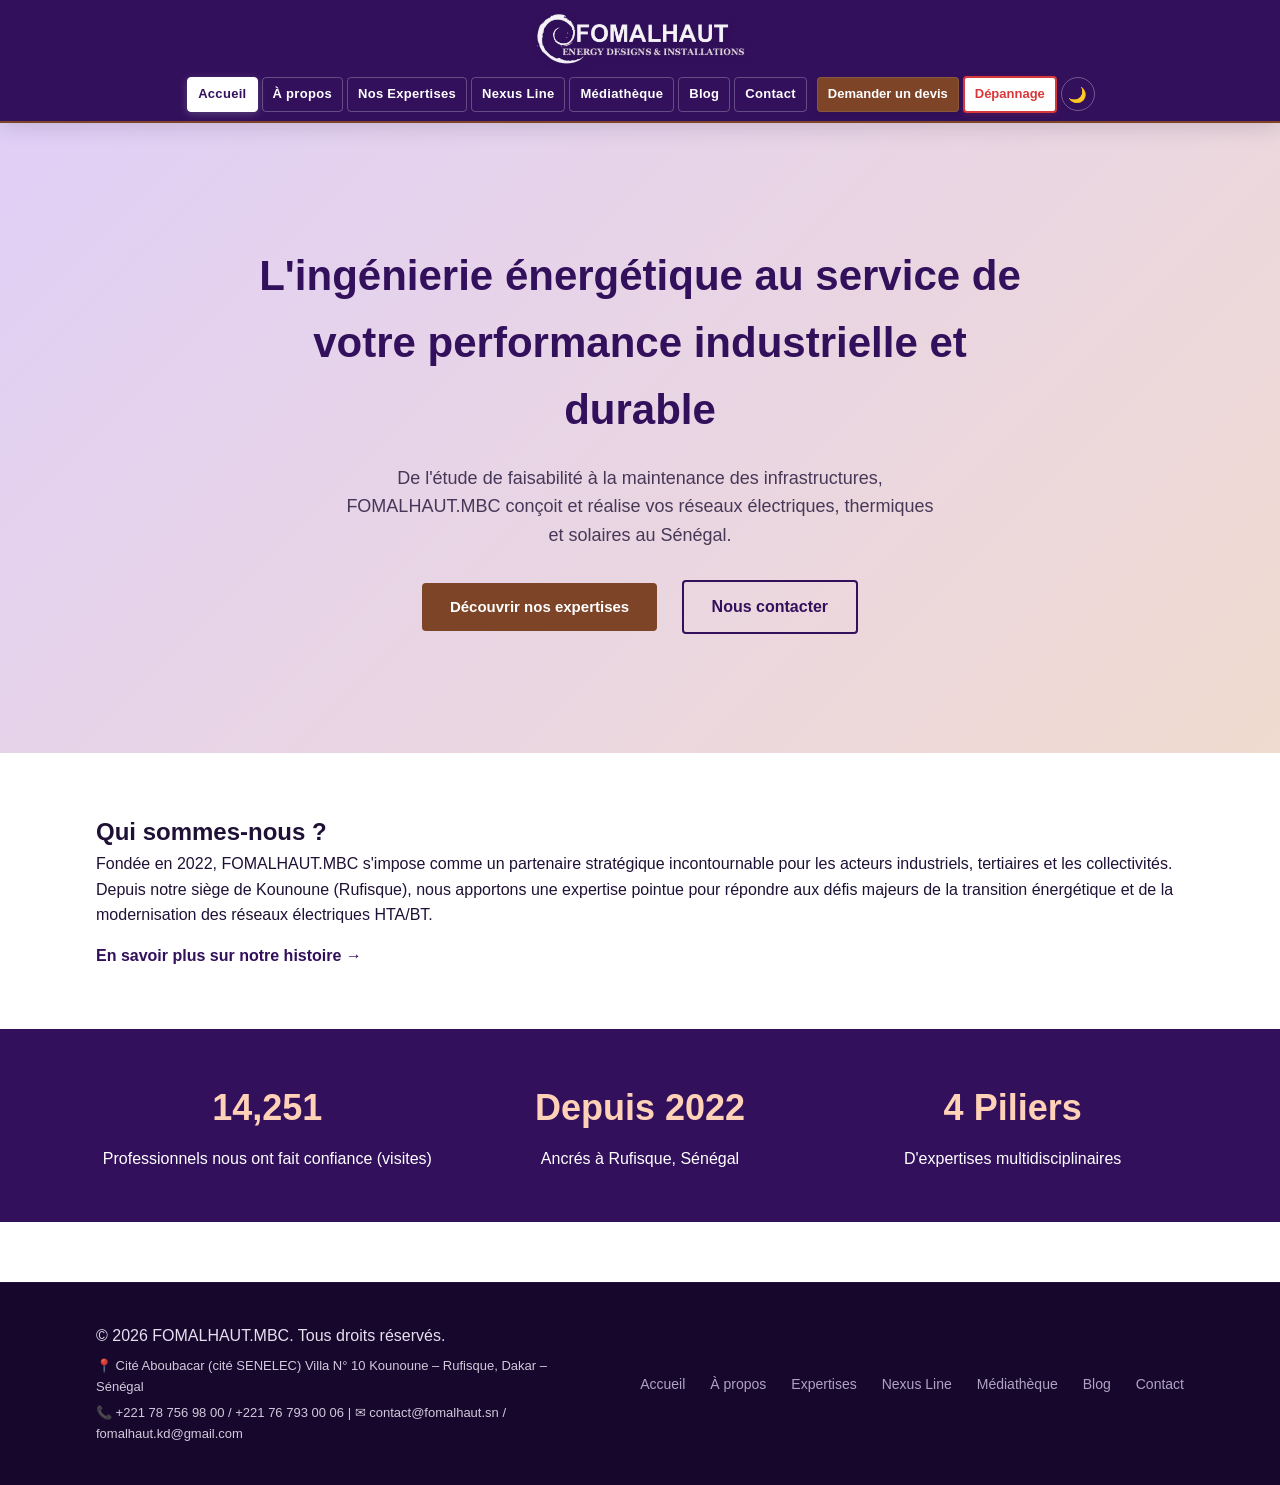
<file: index.html>
<!DOCTYPE html>
<html lang="fr">
<head>
    <meta charset="UTF-8">
    <meta name="viewport" content="width=device-width, initial-scale=1.0">
    <script>
    (function(){
        var saved = localStorage.getItem('fomalhaut_theme');
        var theme = saved || ((window.matchMedia && window.matchMedia('(prefers-color-scheme: dark)').matches) ? 'dark' : 'light');
        document.documentElement.setAttribute('data-theme', theme);
    })();
    </script>
    <title>FOMALHAUT.MBC | Accueil - L'ingénierie énergétique durable</title>
    <link rel="stylesheet" href="style.css">
    <link rel="icon" type="image/x-icon" href="favicon.ico">
    <link rel="icon" type="image/png" sizes="32x32" href="favicon-32.png">
    <link rel="apple-touch-icon" href="apple-touch-icon.png">
    <meta name="description" content="FOMALHAUT.MBC conçoit et réalise vos réseaux électriques HTA/BT, installations solaires et audits énergétiques au Sénégal. Ingénierie, fiabilité et transition énergétique durable depuis Rufisque, Dakar.">
    <link rel="canonical" href="https://fomalhaut.sn/">
    <meta property="og:type" content="website">
    <meta property="og:site_name" content="FOMALHAUT.MBC">
    <meta property="og:locale" content="fr_FR">
    <meta property="og:title" content="FOMALHAUT.MBC | Ingénierie Énergétique au Sénégal">
    <meta property="og:description" content="FOMALHAUT.MBC conçoit et réalise vos réseaux électriques HTA/BT, installations solaires et audits énergétiques au Sénégal. Ingénierie, fiabilité et transition énergétique durable depuis Rufisque, Dakar.">
    <meta property="og:image" content="https://fomalhaut.sn/og-image.jpg">
    <meta property="og:url" content="https://fomalhaut.sn/">
    <meta name="twitter:card" content="summary_large_image">
    <meta name="twitter:title" content="FOMALHAUT.MBC | Ingénierie Énergétique au Sénégal">
    <meta name="twitter:description" content="FOMALHAUT.MBC conçoit et réalise vos réseaux électriques HTA/BT, installations solaires et audits énergétiques au Sénégal. Ingénierie, fiabilité et transition énergétique durable depuis Rufisque, Dakar.">
    <meta name="twitter:image" content="https://fomalhaut.sn/og-image.jpg">
    <script type="application/ld+json">
    {
      "@context": "https://schema.org",
      "@type": "LocalBusiness",
      "@id": "https://fomalhaut.sn/#organization",
      "name": "FOMALHAUT.MBC",
      "image": "https://fomalhaut.sn/logo.png",
      "logo": "https://fomalhaut.sn/logo.png",
      "url": "https://fomalhaut.sn/",
      "telephone": ["+221787569800", "+221767930006"],
      "email": "contact@fomalhaut.sn",
      "address": {
        "@type": "PostalAddress",
        "streetAddress": "Cité Aboubacar (cité SENELEC) Villa N° 10 Kounoune",
        "addressLocality": "Rufisque",
        "addressRegion": "Dakar",
        "addressCountry": "SN"
      },
      "description": "Entreprise d'ingénierie énergétique au Sénégal : réseaux électriques HTA/BT, énergies solaires, audits énergétiques.",
      "areaServed": "SN"
    }
    </script>
</head>
<body>
    <a href="#main-content" class="skip-link">Aller au contenu principal</a>

    <!-- NAV BAR COMMUNE (7 ONGLETS RAFFINÉS) -->
    <header class="navbar">
        <div class="logo-container">
            <a href="index.html">
                <img src="logo-white.png" alt="FOMALHAUT.MBC" class="logo-img">
            </a>
        </div>
        <nav aria-label="Menu principal">
            <ul class="nav-links">
                <li><a href="index.html" class="active" aria-current="page">Accueil</a></li>
                <li><a href="apropos.html">À propos</a></li>
                <li><a href="expertises.html">Nos Expertises</a></li>
                <li><a href="nexus-line.html">Nexus Line</a></li>
                <li><a href="mediatheque.html">Médiathèque</a></li>
                <li><a href="blog.html">Blog</a></li>
                <li><a href="contact.html">Contact</a></li>
            </ul>
        </nav>
        <div class="nav-actions">
            <a href="devis.html" class="btn-cta-nav btn-devis">Demander un devis</a>
            <a href="intervention.html" class="btn-cta-nav btn-depannage">Dépannage</a>
            <button id="theme-toggle" class="theme-toggle-btn" type="button" aria-label="Activer le mode sombre">🌙</button>
        </div>
    </header>

    <!-- SECTION HERO OPTIMISÉE -->
    <section class="hero" id="main-content">
        <div class="hero-content">
            <h1>L'ingénierie énergétique au service de votre performance industrielle et durable</h1>
            <p>De l'étude de faisabilité à la maintenance des infrastructures, FOMALHAUT.MBC conçoit et réalise vos réseaux électriques, thermiques et solaires au Sénégal.</p>
            <div class="hero-buttons">
                <a href="expertises.html" class="btn-primary">Découvrir nos expertises</a>
                <a href="contact.html" class="btn-secondary">Nous contacter</a>
            </div>
        </div>
    </section>

    <!-- PRÉSENTATION COURTE ANCRÉE -->
    <section class="section container">
        <h2>Qui sommes-nous ?</h2>
        <p>Fondée en 2022, FOMALHAUT.MBC s'impose comme un partenaire stratégique incontournable pour les acteurs industriels, tertiaires et les collectivités. Depuis notre siège de Kounoune (Rufisque), nous apportons une expertise pointue pour répondre aux défis majeurs de la transition énergétique et de la modernisation des réseaux électriques HTA/BT.</p>
        <a href="apropos.html" class="text-link">En savoir plus sur notre histoire &rarr;</a>
    </section>

    <!-- COMPTEUR DE VISITES & STATS -->
    <section class="stats-section">
        <div class="container stats-grid">
            <div class="stat-card">
                <h3 id="visitor-count">14,250</h3>
                <p>Professionnels nous ont fait confiance (visites)</p>
            </div>
            <div class="stat-card">
                <h3>Depuis 2022</h3>
                <p>Ancrés à Rufisque, Sénégal</p>
            </div>
            <div class="stat-card">
                <h3>4 Piliers</h3>
                <p>D'expertises multidisciplinaires</p>
            </div>
        </div>
    </section>

    <!-- FOOTER COMMUN COMPLET -->
    <footer>
        <div class="container footer-content">
            <div class="footer-info">
                <p>&copy; 2026 FOMALHAUT.MBC. Tous droits réservés.</p>
                <p style="font-size: 13px; margin-top: 8px; opacity: 0.9;">📍 Cité Aboubacar (cité SENELEC) Villa N° 10 Kounoune – Rufisque, Dakar – Sénégal</p>
                <p style="font-size: 13px; margin-top: 5px; opacity: 0.9;">📞 +221 78 756 98 00 / +221 76 793 00 06 | ✉ contact@fomalhaut.sn / fomalhaut.kd@gmail.com</p>
            </div>
            <ul class="footer-links">
                <li><a href="index.html">Accueil</a></li>
                <li><a href="apropos.html">À propos</a></li>
                <li><a href="expertises.html">Expertises</a></li>
                <li><a href="nexus-line.html">Nexus Line</a></li>
                <li><a href="mediatheque.html">Médiathèque</a></li>
                <li><a href="blog.html">Blog</a></li>
                <li><a href="contact.html">Contact</a></li>
            </ul>
        </div>
    </footer>

    <script src="script.js"></script>
</body>
</html>
</file>
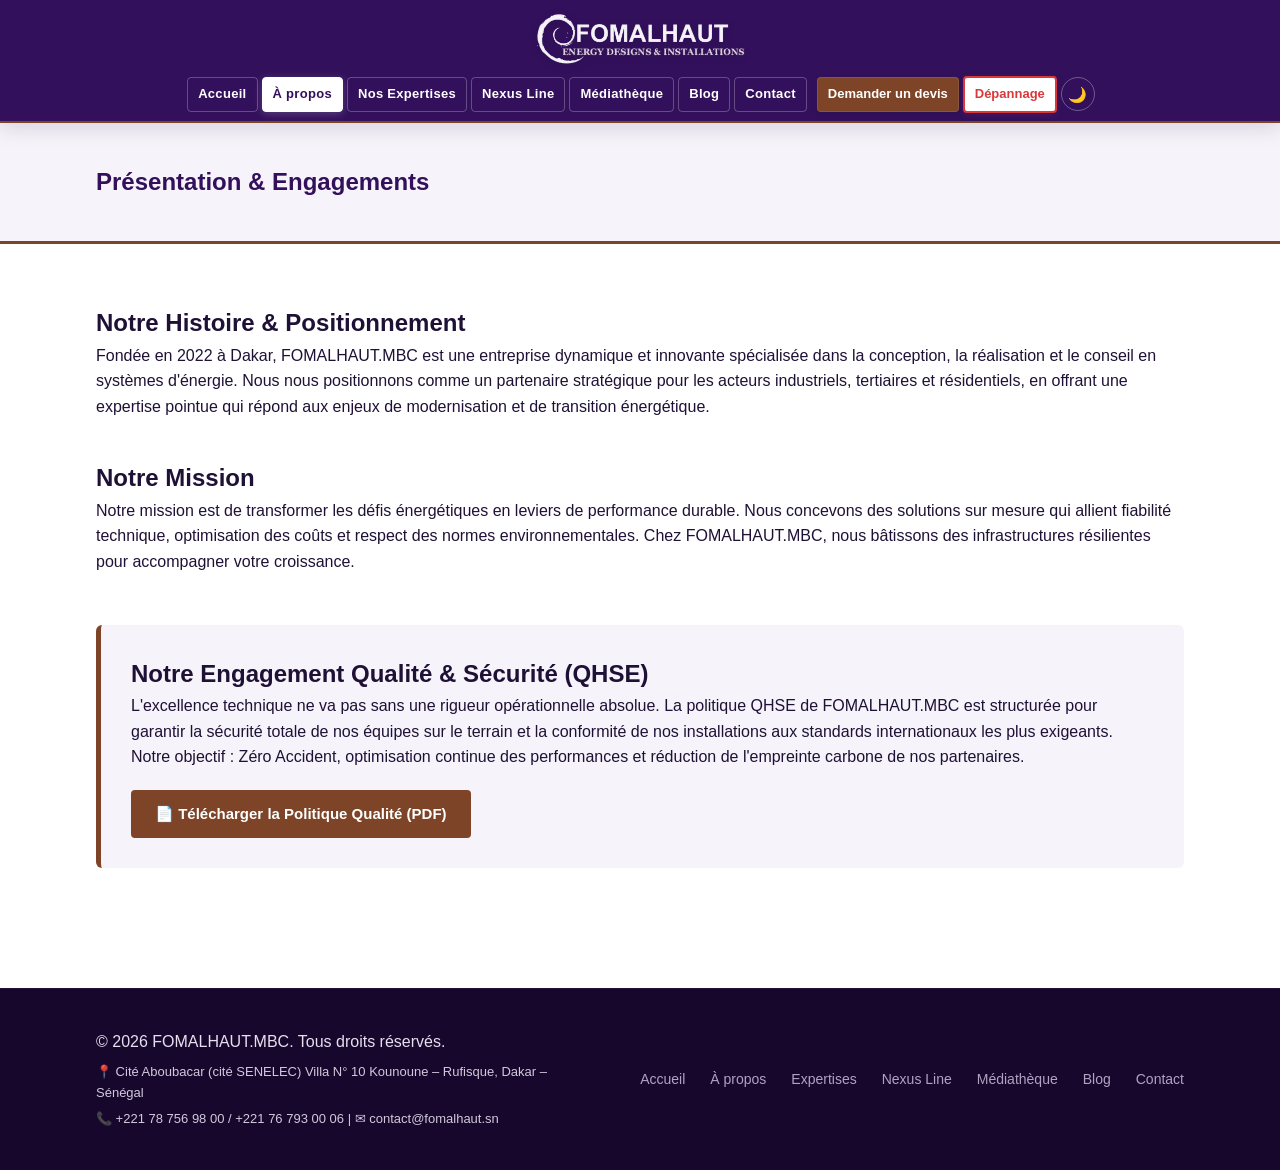
<file: apropos.html>
<!DOCTYPE html>
<html lang="fr">
<head>
    <meta charset="UTF-8">
    <meta name="viewport" content="width=device-width, initial-scale=1.0">
    <script>
    (function(){
        var saved = localStorage.getItem('fomalhaut_theme');
        var theme = saved || ((window.matchMedia && window.matchMedia('(prefers-color-scheme: dark)').matches) ? 'dark' : 'light');
        document.documentElement.setAttribute('data-theme', theme);
    })();
    </script>
    <title>À Propos | FOMALHAUT.MBC</title>
    <link rel="stylesheet" href="style.css">
    <link rel="icon" type="image/x-icon" href="favicon.ico">
    <link rel="icon" type="image/png" sizes="32x32" href="favicon-32.png">
    <link rel="apple-touch-icon" href="apple-touch-icon.png">
    <meta name="description" content="Depuis 2022, FOMALHAUT.MBC accompagne les acteurs industriels, tertiaires et collectivités du Sénégal dans leurs projets énergétiques, avec une politique QHSE rigoureuse et une expertise technique reconnue.">
    <link rel="canonical" href="https://fomalhaut.sn/apropos.html">
    <meta property="og:type" content="website">
    <meta property="og:site_name" content="FOMALHAUT.MBC">
    <meta property="og:locale" content="fr_FR">
    <meta property="og:title" content="À Propos | FOMALHAUT.MBC">
    <meta property="og:description" content="Depuis 2022, FOMALHAUT.MBC accompagne les acteurs industriels, tertiaires et collectivités du Sénégal dans leurs projets énergétiques, avec une politique QHSE rigoureuse et une expertise technique reconnue.">
    <meta property="og:image" content="https://fomalhaut.sn/og-image.jpg">
    <meta property="og:url" content="https://fomalhaut.sn/apropos.html">
    <meta name="twitter:card" content="summary_large_image">
    <meta name="twitter:title" content="À Propos | FOMALHAUT.MBC">
    <meta name="twitter:description" content="Depuis 2022, FOMALHAUT.MBC accompagne les acteurs industriels, tertiaires et collectivités du Sénégal dans leurs projets énergétiques, avec une politique QHSE rigoureuse et une expertise technique reconnue.">
    <meta name="twitter:image" content="https://fomalhaut.sn/og-image.jpg">
</head>
<body>
    <a href="#main-content" class="skip-link">Aller au contenu principal</a>
    <header class="navbar">
        <div class="logo-container">
            <a href="index.html"><img src="logo-white.png" alt="FOMALHAUT.MBC" class="logo-img"></a>
        </div>
        <nav aria-label="Menu principal">
            <ul class="nav-links">
                <li><a href="index.html">Accueil</a></li>
                <li><a href="apropos.html" class="active" aria-current="page">À propos</a></li>
                <li><a href="expertises.html">Nos Expertises</a></li>
                <li><a href="nexus-line.html">Nexus Line</a></li>
                <li><a href="mediatheque.html">Médiathèque</a></li>
                <li><a href="blog.html">Blog</a></li>
                <li><a href="contact.html">Contact</a></li>
            </ul>
        </nav>
        <div class="nav-actions">
            <a href="devis.html" class="btn-cta-nav btn-devis">Demander un devis</a>
            <a href="intervention.html" class="btn-cta-nav btn-depannage">Dépannage</a>
            <button id="theme-toggle" class="theme-toggle-btn" type="button" aria-label="Activer le mode sombre">🌙</button>
        </div>
    </header>

    <section class="page-header" id="main-content">
        <h1>Présentation & Engagements</h1>
    </section>

    <section class="container section">
        <div class="about-block">
            <h2>Notre Histoire & Positionnement</h2>
            <p>Fondée en 2022 à Dakar, FOMALHAUT.MBC est une entreprise dynamique et innovante spécialisée dans la conception, la réalisation et le conseil en systèmes d'énergie. Nous nous positionnons comme un partenaire stratégique pour les acteurs industriels, tertiaires et résidentiels, en offrant une expertise pointue qui répond aux enjeux de modernisation et de transition énergétique.</p>
        </div>
        <div class="about-block" style="margin-top: 40px;">
            <h2>Notre Mission</h2>
            <p>Notre mission est de transformer les défis énergétiques en leviers de performance durable. Nous concevons des solutions sur mesure qui allient fiabilité technique, optimisation des coûts et respect des normes environnementales. Chez FOMALHAUT.MBC, nous bâtissons des infrastructures résilientes pour accompagner votre croissance.</p>
        </div>
        
        <!-- BLOC QHSE VALORISÉ -->
        <div class="about-block qhse-block" style="margin-top: 50px; padding: 30px; background-color: var(--surface-alt); border-radius: 6px; border-left: 5px solid var(--secondary);">
            <h2>Notre Engagement Qualité & Sécurité (QHSE)</h2>
            <p style="margin-bottom: 20px;">L'excellence technique ne va pas sans une rigueur opérationnelle absolue. La politique QHSE de FOMALHAUT.MBC est structurée pour garantir la sécurité totale de nos équipes sur le terrain et la conformité de nos installations aux standards internationaux les plus exigeants. Notre objectif : Zéro Accident, optimisation continue des performances et réduction de l'empreinte carbone de nos partenaires.</p>
            <a href="politique-qhse-fomalhaut.pdf" target="_blank" rel="noopener noreferrer" class="btn-primary" style="display: inline-flex; align-items: center; text-decoration: none; padding: 12px 24px;">📄 Télécharger la Politique Qualité (PDF)</a>
        </div>
    </section>

    <footer>
        <div class="container footer-content">
            <div class="footer-info">
                <p>&copy; 2026 FOMALHAUT.MBC. Tous droits réservés.</p>
                <p style="font-size: 13px; margin-top: 8px; opacity: 0.9;">📍 Cité Aboubacar (cité SENELEC) Villa N° 10 Kounoune – Rufisque, Dakar – Sénégal</p>
                <p style="font-size: 13px; margin-top: 5px; opacity: 0.9;">📞 +221 78 756 98 00 / +221 76 793 00 06 | ✉ contact@fomalhaut.sn</p>
            </div>
            <ul class="footer-links">
                <li><a href="index.html">Accueil</a></li>
                <li><a href="apropos.html">À propos</a></li>
                <li><a href="expertises.html">Expertises</a></li>
                <li><a href="nexus-line.html">Nexus Line</a></li>
                <li><a href="mediatheque.html">Médiathèque</a></li>
                <li><a href="blog.html">Blog</a></li>
                <li><a href="contact.html">Contact</a></li>
            </ul>
        </div>
    </footer>
    <script src="script.js"></script>
</body>
</html>
</file>
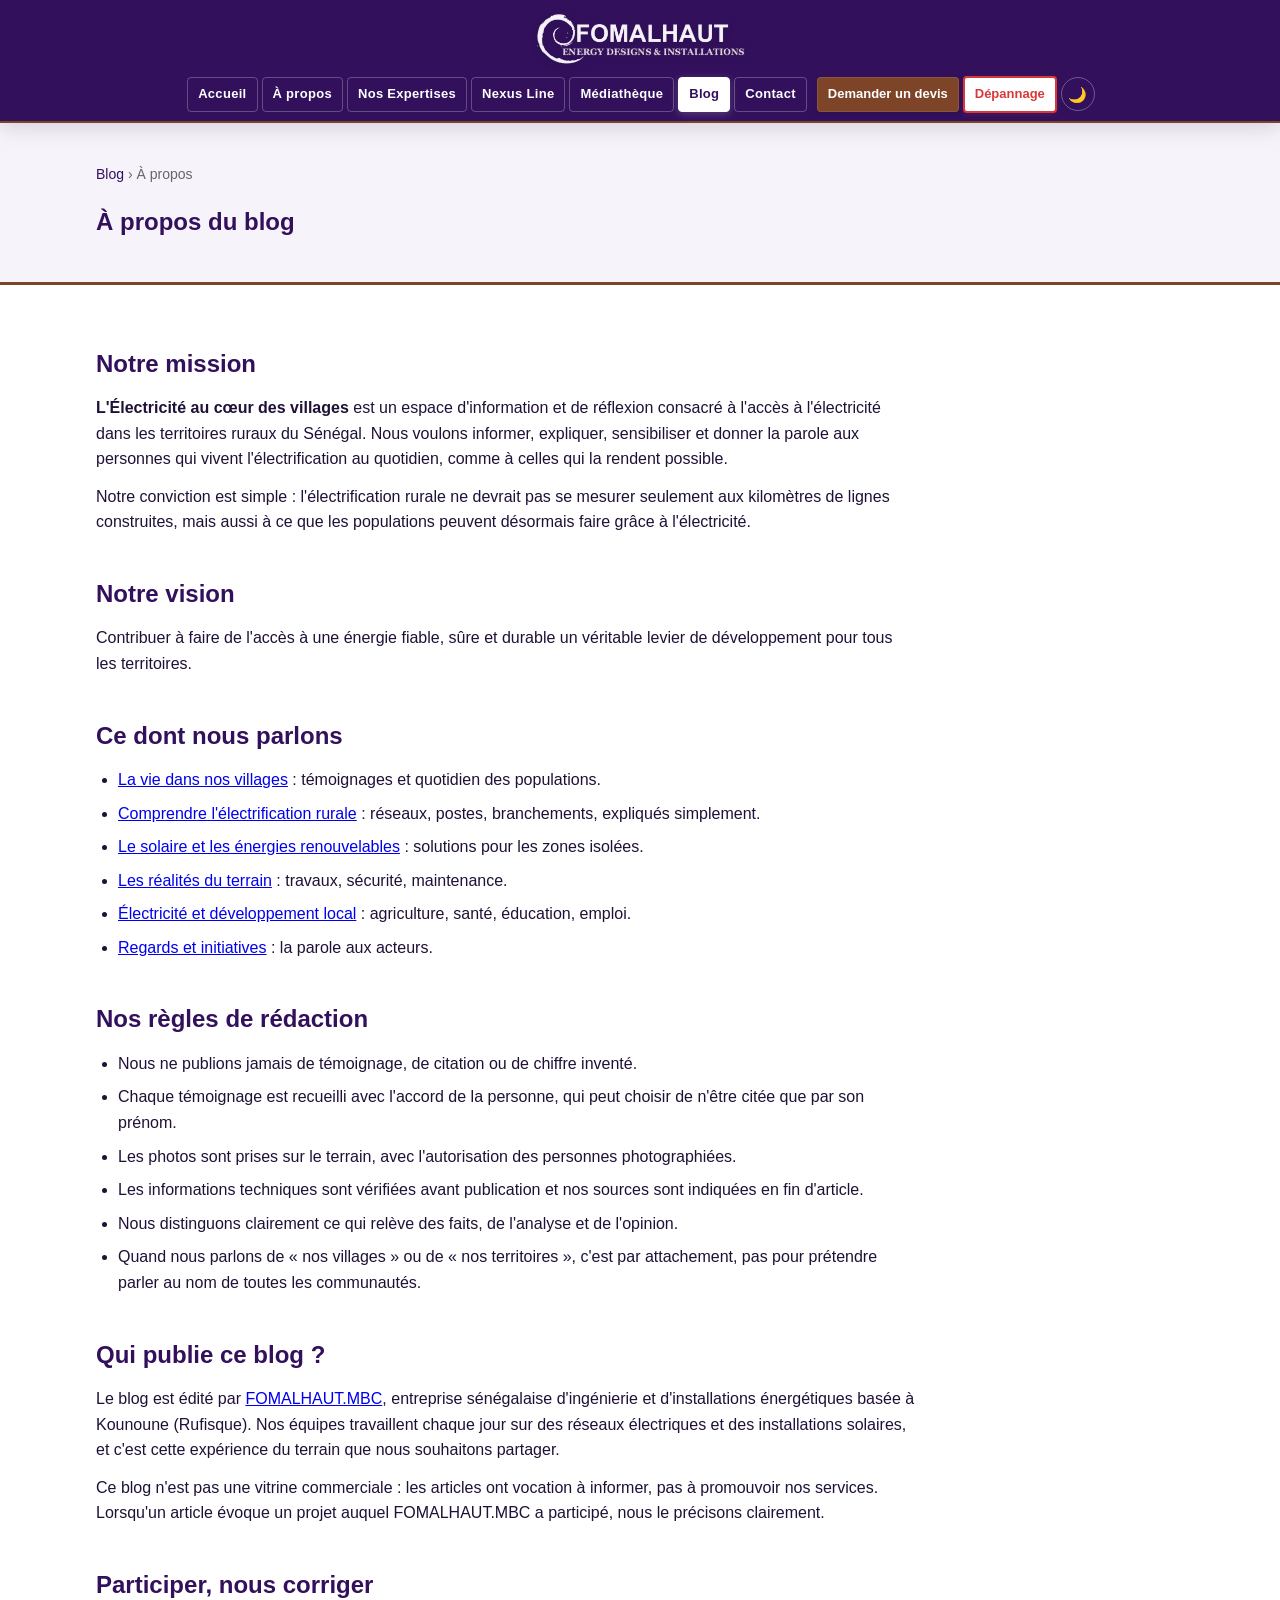
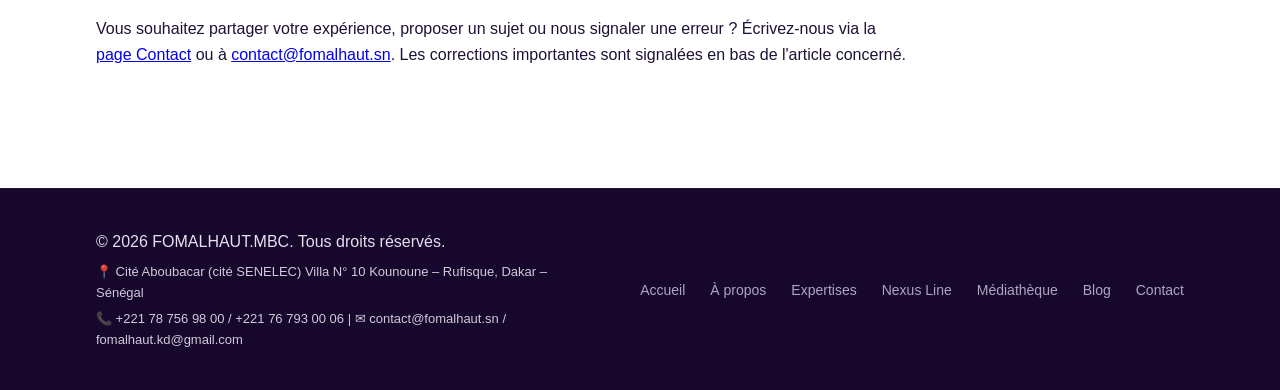
<file: blog-apropos.html>
<!DOCTYPE html>
<html lang="fr">
<head>
    <meta charset="UTF-8">
    <meta name="viewport" content="width=device-width, initial-scale=1.0">
    <script>
    (function(){
        var saved = localStorage.getItem('fomalhaut_theme');
        var theme = saved || ((window.matchMedia && window.matchMedia('(prefers-color-scheme: dark)').matches) ? 'dark' : 'light');
        document.documentElement.setAttribute('data-theme', theme);
    })();
    </script>
    <title>À propos du blog | L'Électricité au cœur des villages</title>
    <link rel="stylesheet" href="style.css">
    <link rel="icon" type="image/x-icon" href="favicon.ico">
    <link rel="icon" type="image/png" sizes="32x32" href="favicon-32.png">
    <link rel="apple-touch-icon" href="apple-touch-icon.png">
    <meta name="description" content="La ligne éditoriale du blog L'Électricité au cœur des villages : notre mission, nos principes de rédaction et la place de FOMALHAUT.MBC comme éditeur.">
    <link rel="canonical" href="https://fomalhaut.sn/blog-apropos.html">
    <meta property="og:type" content="website">
    <meta property="og:site_name" content="L'Électricité au cœur des villages">
    <meta property="og:locale" content="fr_FR">
    <meta property="og:title" content="À propos du blog | L'Électricité au cœur des villages">
    <meta property="og:description" content="La ligne éditoriale du blog L'Électricité au cœur des villages : notre mission, nos principes de rédaction et la place de FOMALHAUT.MBC comme éditeur.">
    <meta property="og:image" content="https://fomalhaut.sn/og-image.jpg">
    <meta property="og:url" content="https://fomalhaut.sn/blog-apropos.html">
    <meta name="twitter:card" content="summary_large_image">
    <meta name="twitter:title" content="À propos du blog | L'Électricité au cœur des villages">
    <meta name="twitter:description" content="La ligne éditoriale du blog L'Électricité au cœur des villages : notre mission, nos principes de rédaction et la place de FOMALHAUT.MBC comme éditeur.">
    <meta name="twitter:image" content="https://fomalhaut.sn/og-image.jpg">
</head>
<body>
    <a href="#main-content" class="skip-link">Aller au contenu principal</a>
    <header class="navbar">
        <div class="logo-container">
            <a href="index.html"><img src="logo-white.png" alt="FOMALHAUT.MBC" class="logo-img"></a>
        </div>
        <nav aria-label="Menu principal">
            <ul class="nav-links">
                <li><a href="index.html">Accueil</a></li>
                <li><a href="apropos.html">À propos</a></li>
                <li><a href="expertises.html">Nos Expertises</a></li>
                <li><a href="nexus-line.html">Nexus Line</a></li>
                <li><a href="mediatheque.html">Médiathèque</a></li>
                <li><a href="blog.html" class="active" aria-current="page">Blog</a></li>
                <li><a href="contact.html">Contact</a></li>
            </ul>
        </nav>
        <div class="nav-actions">
            <a href="devis.html" class="btn-cta-nav btn-devis">Demander un devis</a>
            <a href="intervention.html" class="btn-cta-nav btn-depannage">Dépannage</a>
            <button id="theme-toggle" class="theme-toggle-btn" type="button" aria-label="Activer le mode sombre">🌙</button>
        </div>
    </header>

    <section class="page-header" id="main-content">
        <p class="breadcrumb"><a href="blog.html">Blog</a> › À propos</p>
        <h1>À propos du blog</h1>
    </section>

    <section class="section container">
        <div class="blog-about">
            <h2>Notre mission</h2>
            <p><strong>L'Électricité au cœur des villages</strong> est un espace d'information et de réflexion consacré à l'accès à l'électricité dans les territoires ruraux du Sénégal. Nous voulons informer, expliquer, sensibiliser et donner la parole aux personnes qui vivent l'électrification au quotidien, comme à celles qui la rendent possible.</p>
            <p>Notre conviction est simple : l'électrification rurale ne devrait pas se mesurer seulement aux kilomètres de lignes construites, mais aussi à ce que les populations peuvent désormais faire grâce à l'électricité.</p>

            <h2>Notre vision</h2>
            <p>Contribuer à faire de l'accès à une énergie fiable, sûre et durable un véritable levier de développement pour tous les territoires.</p>

            <h2>Ce dont nous parlons</h2>
            <ul>
                <li><a href="blog.html#rubrique-villages">La vie dans nos villages</a> : témoignages et quotidien des populations.</li>
                <li><a href="blog.html#rubrique-comprendre">Comprendre l'électrification rurale</a> : réseaux, postes, branchements, expliqués simplement.</li>
                <li><a href="blog.html#rubrique-solaire">Le solaire et les énergies renouvelables</a> : solutions pour les zones isolées.</li>
                <li><a href="blog.html#rubrique-terrain">Les réalités du terrain</a> : travaux, sécurité, maintenance.</li>
                <li><a href="blog.html#rubrique-developpement">Électricité et développement local</a> : agriculture, santé, éducation, emploi.</li>
                <li><a href="blog.html#rubrique-regards">Regards et initiatives</a> : la parole aux acteurs.</li>
            </ul>

            <h2>Nos règles de rédaction</h2>
            <ul>
                <li>Nous ne publions jamais de témoignage, de citation ou de chiffre inventé.</li>
                <li>Chaque témoignage est recueilli avec l'accord de la personne, qui peut choisir de n'être citée que par son prénom.</li>
                <li>Les photos sont prises sur le terrain, avec l'autorisation des personnes photographiées.</li>
                <li>Les informations techniques sont vérifiées avant publication et nos sources sont indiquées en fin d'article.</li>
                <li>Nous distinguons clairement ce qui relève des faits, de l'analyse et de l'opinion.</li>
                <li>Quand nous parlons de « nos villages » ou de « nos territoires », c'est par attachement, pas pour prétendre parler au nom de toutes les communautés.</li>
            </ul>

            <h2>Qui publie ce blog ?</h2>
            <p>Le blog est édité par <a href="apropos.html">FOMALHAUT.MBC</a>, entreprise sénégalaise d'ingénierie et d'installations énergétiques basée à Kounoune (Rufisque). Nos équipes travaillent chaque jour sur des réseaux électriques et des installations solaires, et c'est cette expérience du terrain que nous souhaitons partager.</p>
            <p>Ce blog n'est pas une vitrine commerciale : les articles ont vocation à informer, pas à promouvoir nos services. Lorsqu'un article évoque un projet auquel FOMALHAUT.MBC a participé, nous le précisons clairement.</p>

            <h2>Participer, nous corriger</h2>
            <p>Vous souhaitez partager votre expérience, proposer un sujet ou nous signaler une erreur ? Écrivez-nous via la <a href="contact.html">page Contact</a> ou à <a href="mailto:contact@fomalhaut.sn">contact@fomalhaut.sn</a>. Les corrections importantes sont signalées en bas de l'article concerné.</p>
        </div>
    </section>

    <footer>
        <div class="container footer-content">
            <div class="footer-info">
                <p>&copy; 2026 FOMALHAUT.MBC. Tous droits réservés.</p>
                <p style="font-size: 13px; margin-top: 8px; opacity: 0.9;">📍 Cité Aboubacar (cité SENELEC) Villa N° 10 Kounoune – Rufisque, Dakar – Sénégal</p>
                <p style="font-size: 13px; margin-top: 5px; opacity: 0.9;">📞 +221 78 756 98 00 / +221 76 793 00 06 | ✉ contact@fomalhaut.sn / fomalhaut.kd@gmail.com</p>
            </div>
            <ul class="footer-links">
                <li><a href="index.html">Accueil</a></li>
                <li><a href="apropos.html">À propos</a></li>
                <li><a href="expertises.html">Expertises</a></li>
                <li><a href="nexus-line.html">Nexus Line</a></li>
                <li><a href="mediatheque.html">Médiathèque</a></li>
                <li><a href="blog.html">Blog</a></li>
                <li><a href="contact.html">Contact</a></li>
            </ul>
        </div>
    </footer>
    <script src="script.js"></script>
</body>
</html>
</file>
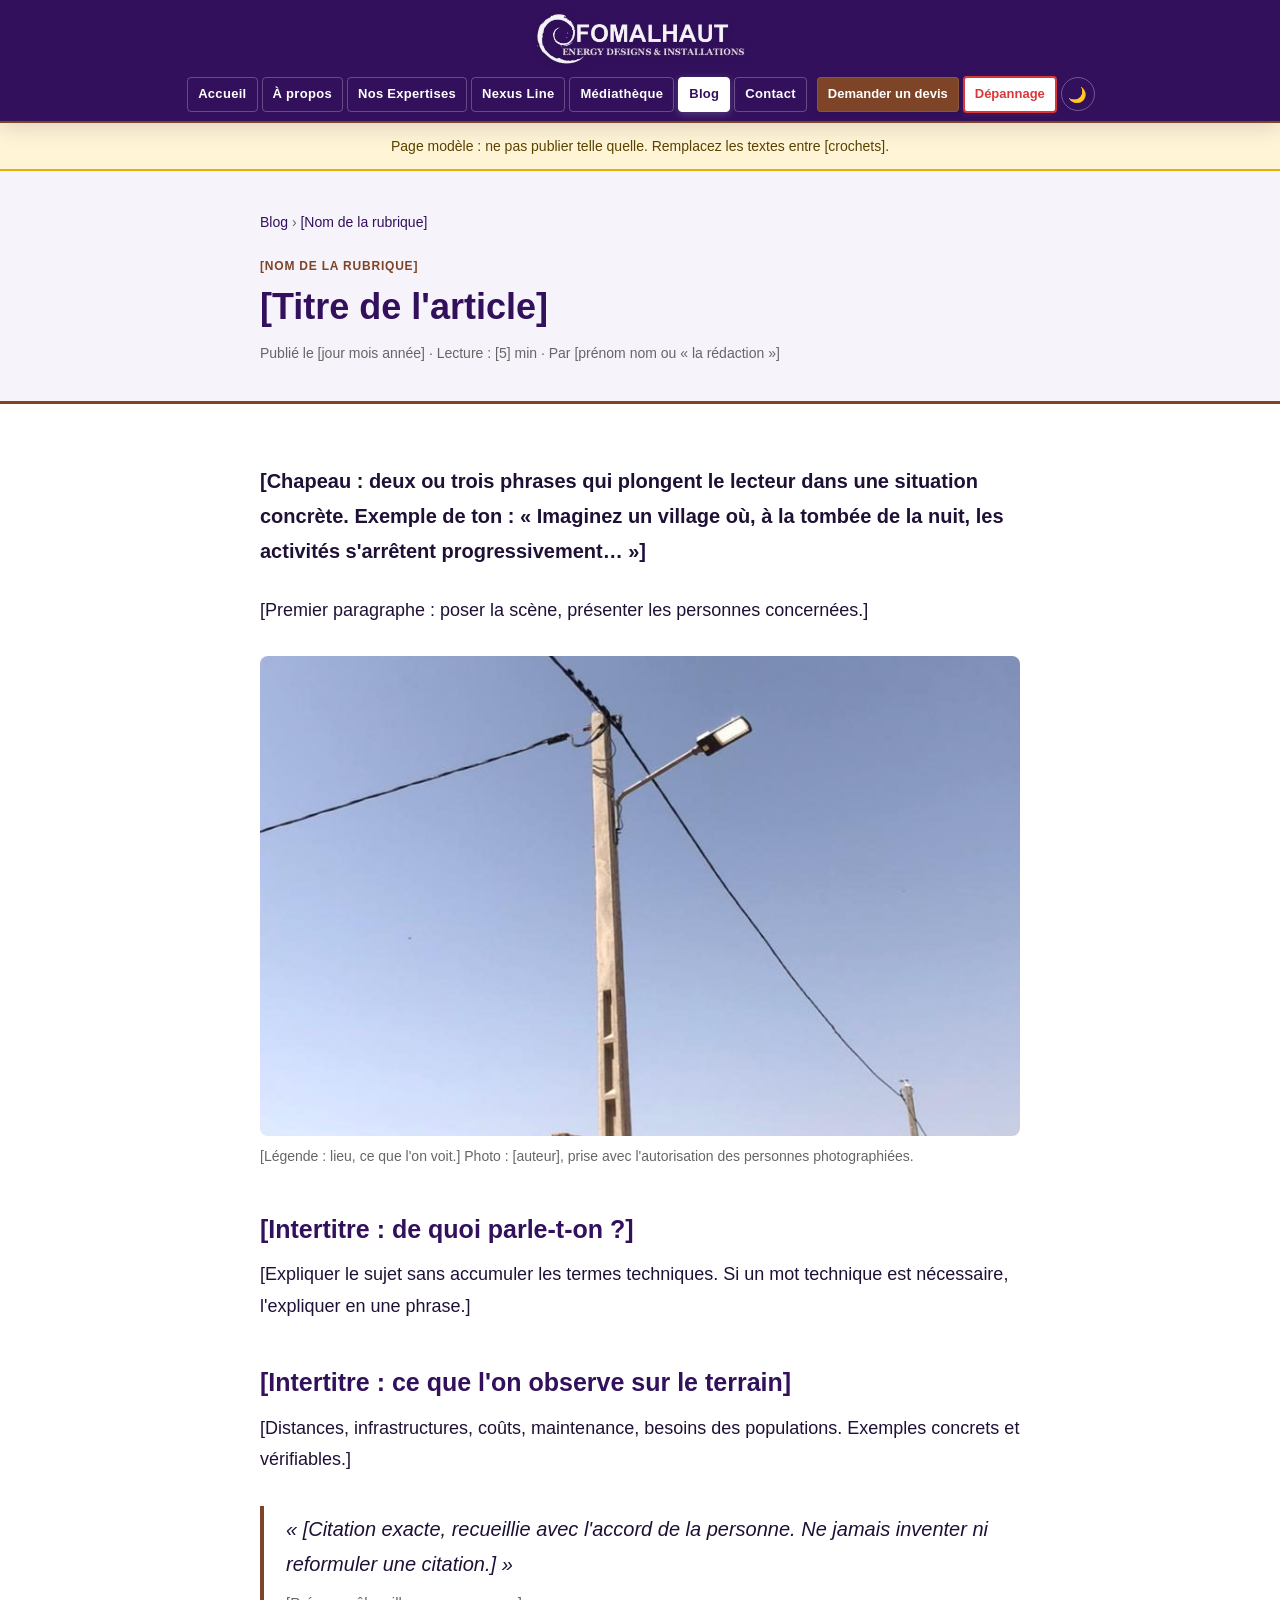
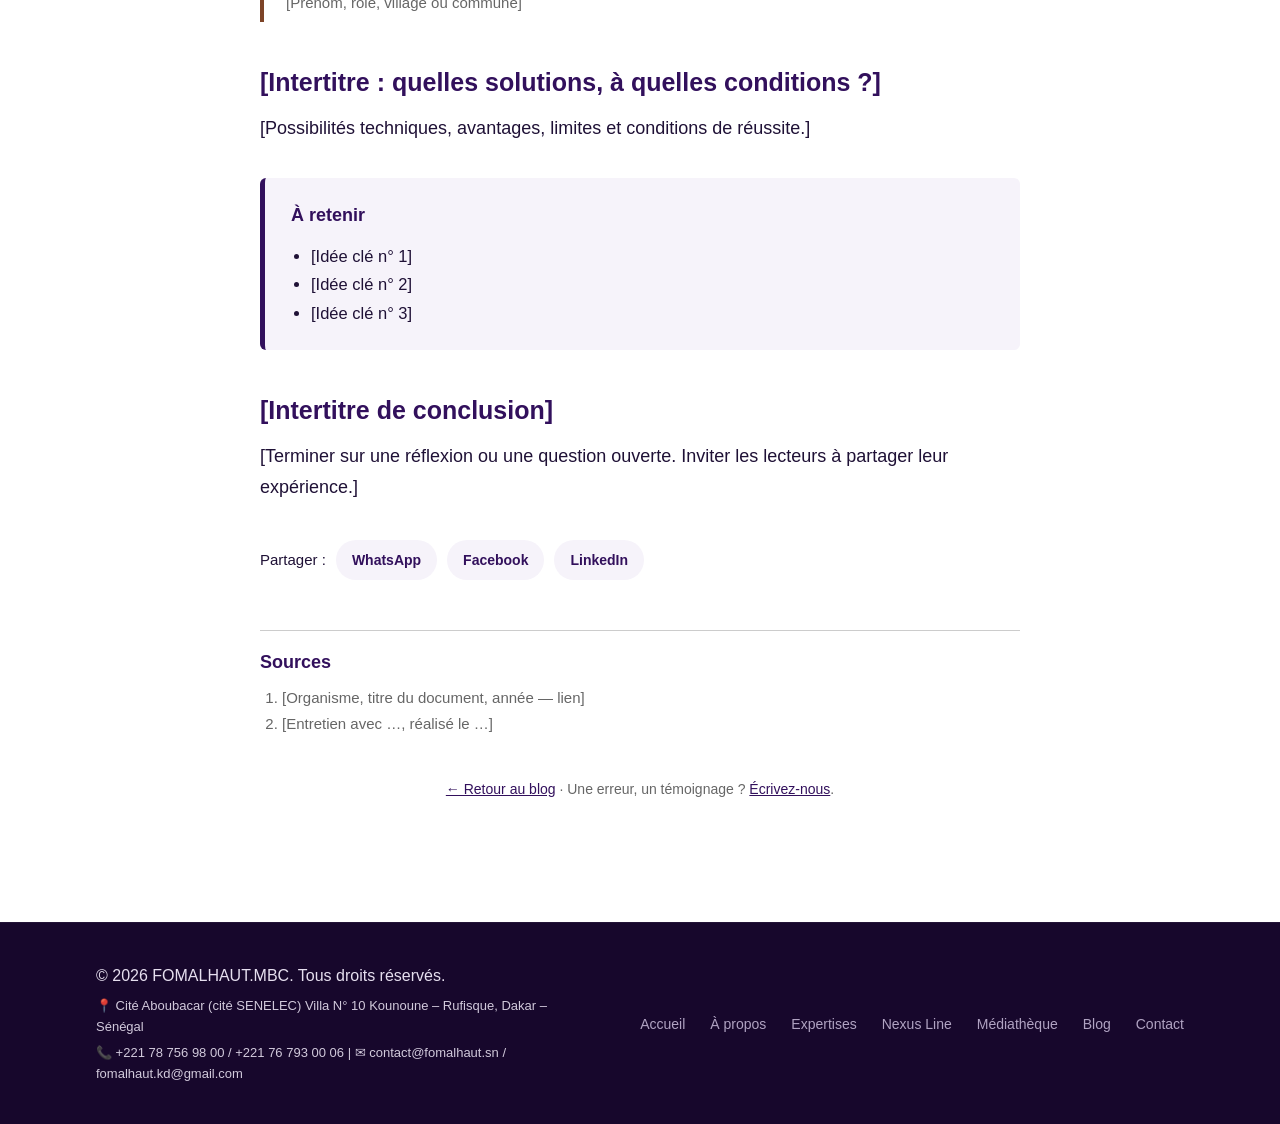
<file: blog-article-modele.html>
<!DOCTYPE html>
<html lang="fr">
<head>
    <meta charset="UTF-8">
    <meta name="viewport" content="width=device-width, initial-scale=1.0">
    <script>
    (function(){
        var saved = localStorage.getItem('fomalhaut_theme');
        var theme = saved || ((window.matchMedia && window.matchMedia('(prefers-color-scheme: dark)').matches) ? 'dark' : 'light');
        document.documentElement.setAttribute('data-theme', theme);
    })();
    </script>
    <title>[Titre de l'article] | L'Électricité au cœur des villages</title>
    <link rel="stylesheet" href="style.css">
    <link rel="icon" type="image/x-icon" href="favicon.ico">
    <link rel="icon" type="image/png" sizes="32x32" href="favicon-32.png">
    <link rel="apple-touch-icon" href="apple-touch-icon.png">
    <meta name="description" content="[Résumé de l'article en une ou deux phrases, 150 caractères environ : il apparaît dans Google et dans les aperçus WhatsApp/Facebook.]">
    <meta name="robots" content="noindex, nofollow">
    <link rel="canonical" href="https://fomalhaut.sn/[nom-du-fichier].html">
    <meta property="og:type" content="website">
    <meta property="og:site_name" content="L'Électricité au cœur des villages">
    <meta property="og:locale" content="fr_FR">
    <meta property="og:title" content="[Titre de l'article] | L'Électricité au cœur des villages">
    <meta property="og:description" content="[Résumé de l'article en une ou deux phrases, 150 caractères environ : il apparaît dans Google et dans les aperçus WhatsApp/Facebook.]">
    <meta property="og:image" content="https://fomalhaut.sn/og-image.jpg">
    <meta property="og:url" content="https://fomalhaut.sn/[nom-du-fichier].html">
    <meta name="twitter:card" content="summary_large_image">
    <meta name="twitter:title" content="[Titre de l'article] | L'Électricité au cœur des villages">
    <meta name="twitter:description" content="[Résumé de l'article en une ou deux phrases, 150 caractères environ : il apparaît dans Google et dans les aperçus WhatsApp/Facebook.]">
    <meta name="twitter:image" content="https://fomalhaut.sn/og-image.jpg">
    <!-- Données structurées : remplacer les valeurs entre crochets -->
    <script type="application/ld+json">
    {
      "@context": "https://schema.org",
      "@type": "BlogPosting",
      "headline": "[Titre de l'article]",
      "datePublished": "[AAAA-MM-JJ]",
      "inLanguage": "fr",
      "isPartOf": { "@type": "Blog", "name": "L'Électricité au cœur des villages", "url": "https://fomalhaut.sn/blog.html" },
      "publisher": { "@type": "Organization", "name": "FOMALHAUT.MBC", "logo": "https://fomalhaut.sn/logo.png" }
    }
    </script>
</head>
<body>
    <a href="#main-content" class="skip-link">Aller au contenu principal</a>
    <header class="navbar">
        <div class="logo-container">
            <a href="index.html"><img src="logo-white.png" alt="FOMALHAUT.MBC" class="logo-img"></a>
        </div>
        <nav aria-label="Menu principal">
            <ul class="nav-links">
                <li><a href="index.html">Accueil</a></li>
                <li><a href="apropos.html">À propos</a></li>
                <li><a href="expertises.html">Nos Expertises</a></li>
                <li><a href="nexus-line.html">Nexus Line</a></li>
                <li><a href="mediatheque.html">Médiathèque</a></li>
                <li><a href="blog.html" class="active" aria-current="page">Blog</a></li>
                <li><a href="contact.html">Contact</a></li>
            </ul>
        </nav>
        <div class="nav-actions">
            <a href="devis.html" class="btn-cta-nav btn-devis">Demander un devis</a>
            <a href="intervention.html" class="btn-cta-nav btn-depannage">Dépannage</a>
            <button id="theme-toggle" class="theme-toggle-btn" type="button" aria-label="Activer le mode sombre">🌙</button>
        </div>
    </header>

    <!-- ======================================================================
         MODÈLE D'ARTICLE — À COPIER POUR CHAQUE NOUVEL ARTICLE
         1. Copier ce fichier et le renommer (ex. : blog-quand-la-lumiere-arrive.html)
         2. Remplacer tout ce qui est entre [crochets], y compris dans le <head>
         3. Supprimer la ligne <meta name="robots" content="noindex, nofollow">
            et le bandeau jaune ci-dessous
         4. Dans blog.html : transformer la carte de l'article en lien et
            remplacer « À paraître » par la date de publication
         5. Ajouter l'adresse de l'article dans sitemap.xml
         ====================================================================== -->
    <div class="template-banner">Page modèle : ne pas publier telle quelle. Remplacez les textes entre [crochets].</div>

    <header class="article-header" id="main-content">
        <div class="article-header-inner">
            <p class="breadcrumb"><a href="blog.html">Blog</a> › <a href="blog.html#rubrique-villages">[Nom de la rubrique]</a></p>
            <span class="article-tag">[Nom de la rubrique]</span>
            <h1>[Titre de l'article]</h1>
            <p class="article-meta">Publié le [jour mois année] · Lecture : [5] min · Par [prénom nom ou « la rédaction »]</p>
        </div>
    </header>

    <article class="section container">
        <div class="article-body">
            <!-- 1. UNE ENTRÉE HUMAINE : une situation que le lecteur peut imaginer -->
            <p class="article-chapo">[Chapeau : deux ou trois phrases qui plongent le lecteur dans une situation concrète. Exemple de ton : « Imaginez un village où, à la tombée de la nuit, les activités s'arrêtent progressivement… »]</p>

            <p>[Premier paragraphe : poser la scène, présenter les personnes concernées.]</p>

            <figure class="article-figure">
                <img src="eclairage-public.jpg" alt="[Description précise de la photo pour les personnes malvoyantes]">
                <figcaption>[Légende : lieu, ce que l'on voit.] Photo : [auteur], prise avec l'autorisation des personnes photographiées.</figcaption>
            </figure>

            <!-- 2. UNE EXPLICATION SIMPLE -->
            <h2>[Intertitre : de quoi parle-t-on ?]</h2>
            <p>[Expliquer le sujet sans accumuler les termes techniques. Si un mot technique est nécessaire, l'expliquer en une phrase.]</p>

            <!-- 3. UNE OUVERTURE SUR LE TERRAIN -->
            <h2>[Intertitre : ce que l'on observe sur le terrain]</h2>
            <p>[Distances, infrastructures, coûts, maintenance, besoins des populations. Exemples concrets et vérifiables.]</p>

            <blockquote class="article-quote">
                <p>« [Citation exacte, recueillie avec l'accord de la personne. Ne jamais inventer ni reformuler une citation.] »</p>
                <cite>[Prénom, rôle, village ou commune]</cite>
            </blockquote>

            <!-- 4. DES SOLUTIONS ET DES PERSPECTIVES -->
            <h2>[Intertitre : quelles solutions, à quelles conditions ?]</h2>
            <p>[Possibilités techniques, avantages, limites et conditions de réussite.]</p>

            <aside class="article-box">
                <h3>À retenir</h3>
                <ul>
                    <li>[Idée clé n° 1]</li>
                    <li>[Idée clé n° 2]</li>
                    <li>[Idée clé n° 3]</li>
                </ul>
            </aside>

            <!-- 5. UNE CONCLUSION HUMAINE : réflexion, question ou invitation au débat -->
            <h2>[Intertitre de conclusion]</h2>
            <p>[Terminer sur une réflexion ou une question ouverte. Inviter les lecteurs à partager leur expérience.]</p>

            <div class="article-share">
                <span>Partager :</span>
                <a href="#" data-share="whatsapp" target="_blank" rel="noopener noreferrer">WhatsApp</a>
                <a href="#" data-share="facebook" target="_blank" rel="noopener noreferrer">Facebook</a>
                <a href="#" data-share="linkedin" target="_blank" rel="noopener noreferrer">LinkedIn</a>
            </div>

            <section class="article-sources" aria-label="Sources">
                <h2>Sources</h2>
                <ol>
                    <li>[Organisme, titre du document, année — lien]</li>
                    <li>[Entretien avec …, réalisé le …]</li>
                </ol>
            </section>

            <p class="blog-editor-note"><a href="blog.html">&larr; Retour au blog</a> · Une erreur, un témoignage ? <a href="contact.html">Écrivez-nous</a>.</p>
        </div>
    </article>

    <footer>
        <div class="container footer-content">
            <div class="footer-info">
                <p>&copy; 2026 FOMALHAUT.MBC. Tous droits réservés.</p>
                <p style="font-size: 13px; margin-top: 8px; opacity: 0.9;">📍 Cité Aboubacar (cité SENELEC) Villa N° 10 Kounoune – Rufisque, Dakar – Sénégal</p>
                <p style="font-size: 13px; margin-top: 5px; opacity: 0.9;">📞 +221 78 756 98 00 / +221 76 793 00 06 | ✉ contact@fomalhaut.sn / fomalhaut.kd@gmail.com</p>
            </div>
            <ul class="footer-links">
                <li><a href="index.html">Accueil</a></li>
                <li><a href="apropos.html">À propos</a></li>
                <li><a href="expertises.html">Expertises</a></li>
                <li><a href="nexus-line.html">Nexus Line</a></li>
                <li><a href="mediatheque.html">Médiathèque</a></li>
                <li><a href="blog.html">Blog</a></li>
                <li><a href="contact.html">Contact</a></li>
            </ul>
        </div>
    </footer>
    <script src="script.js"></script>
</body>
</html>
</file>
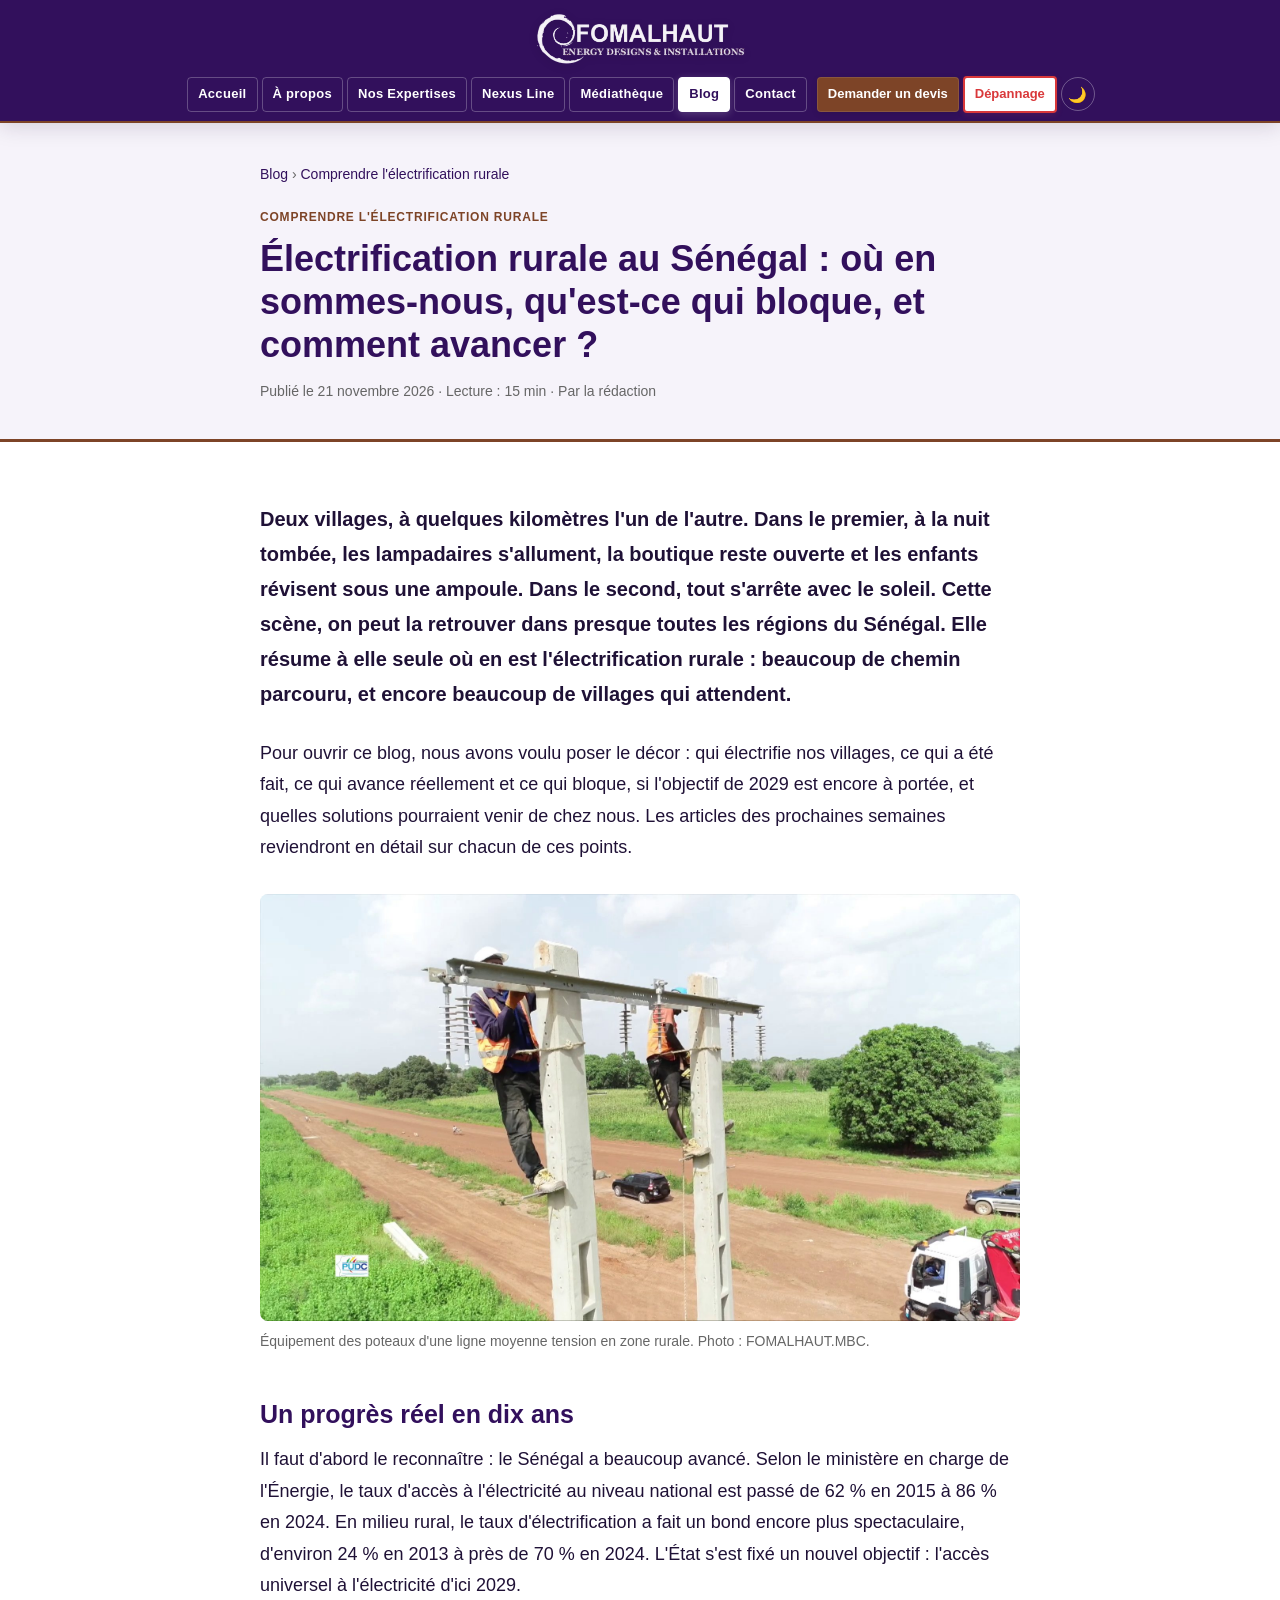
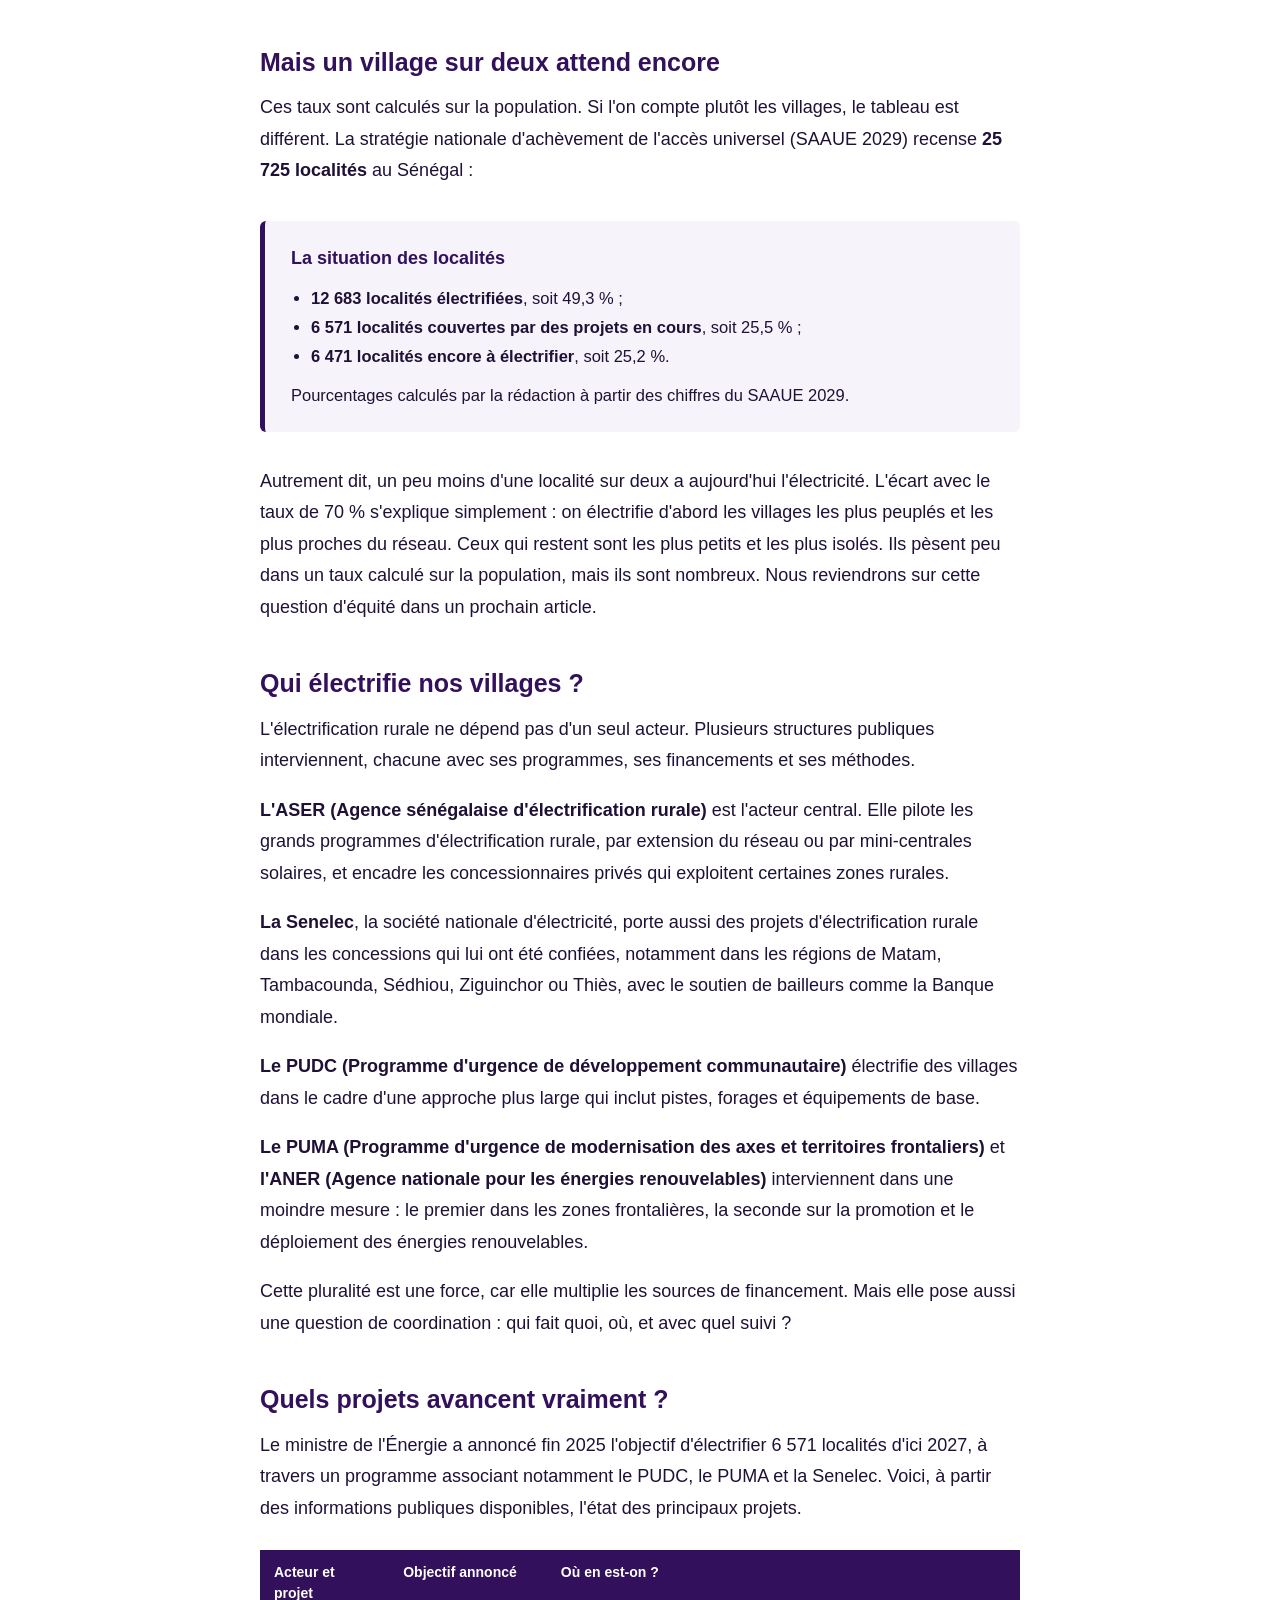
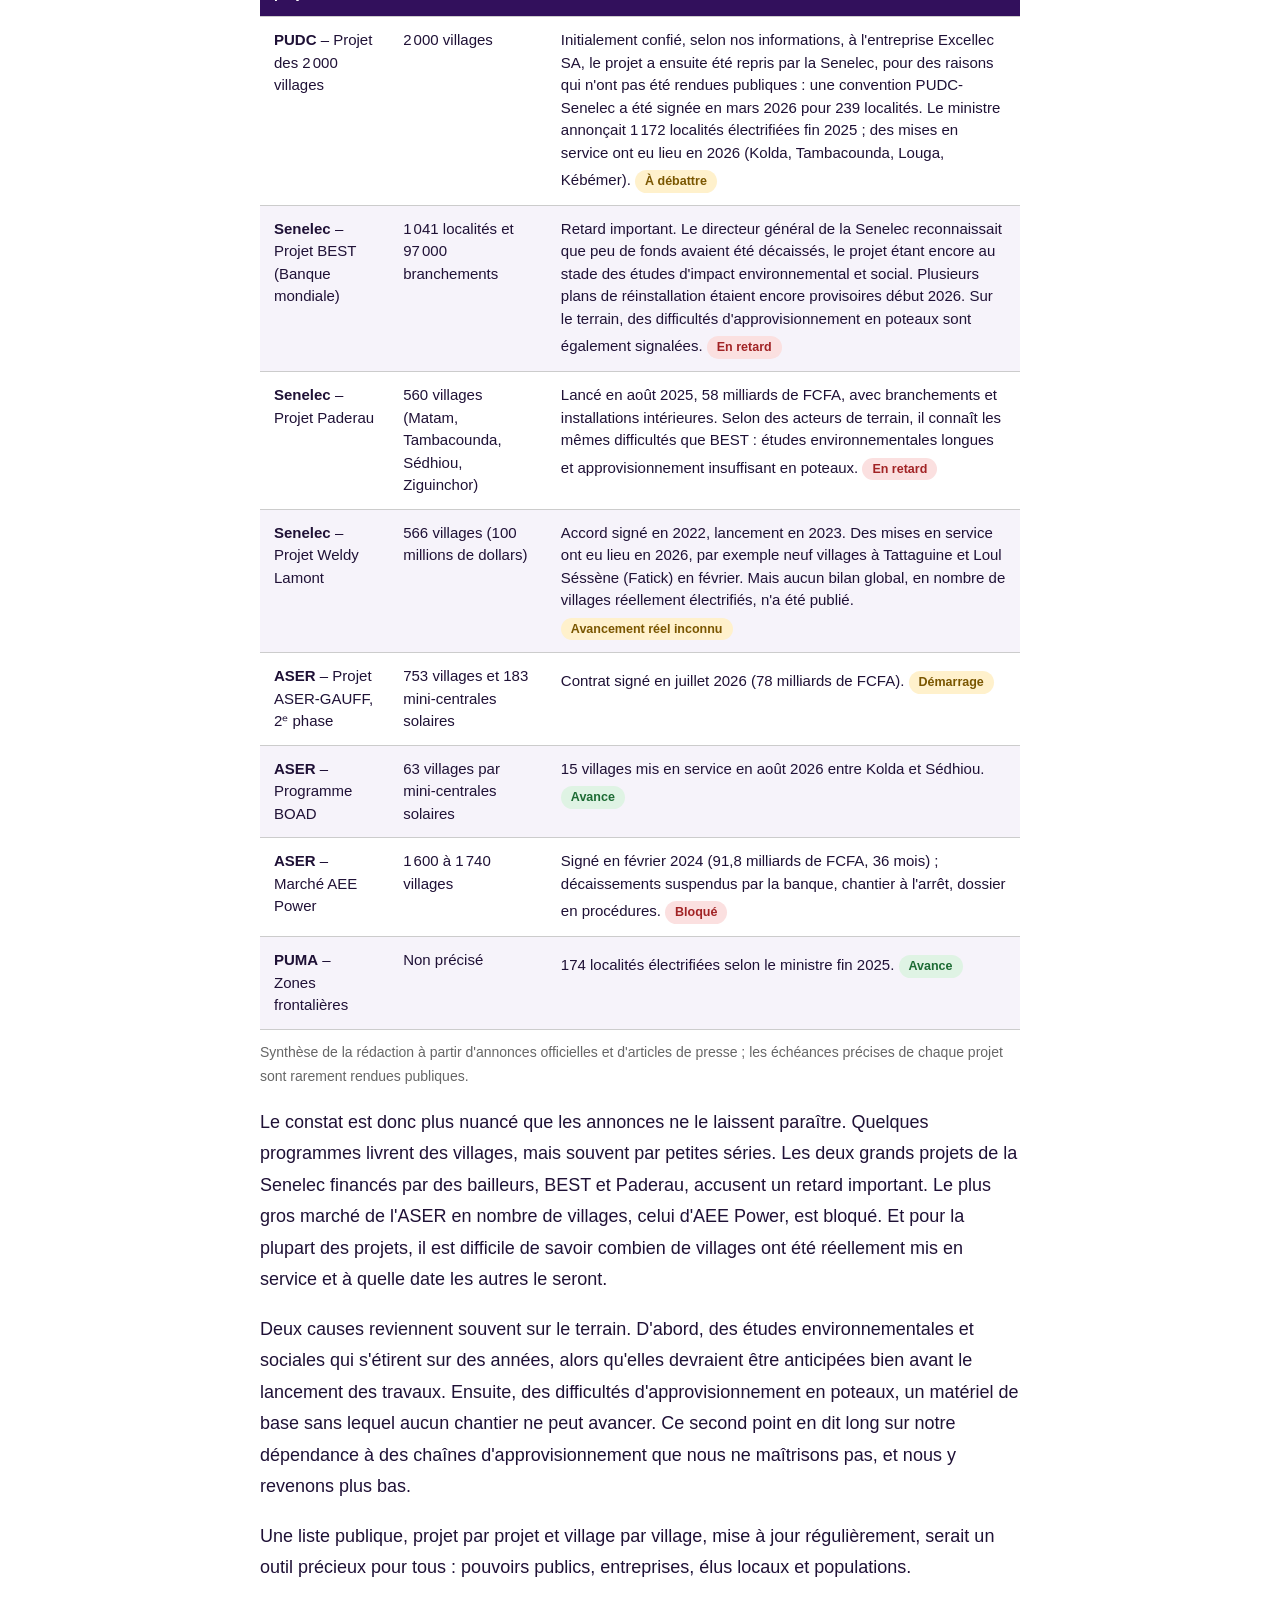
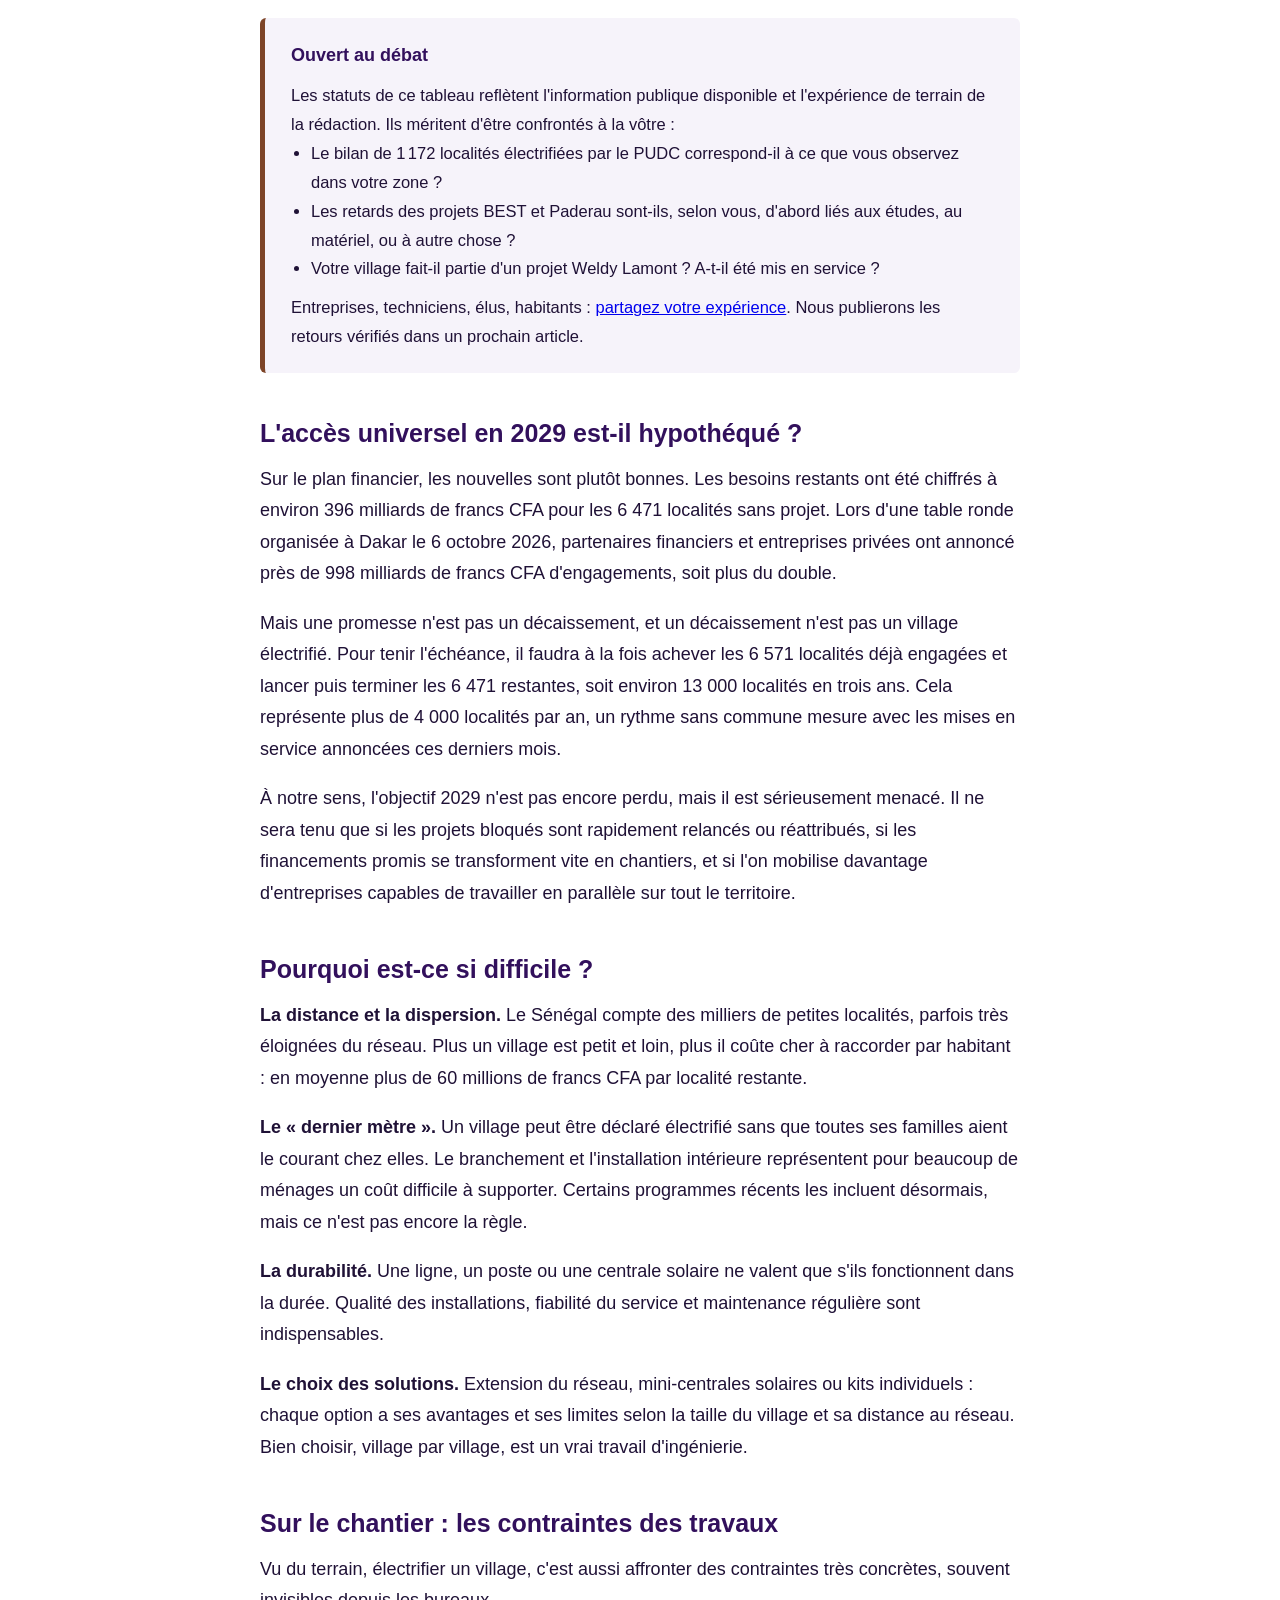
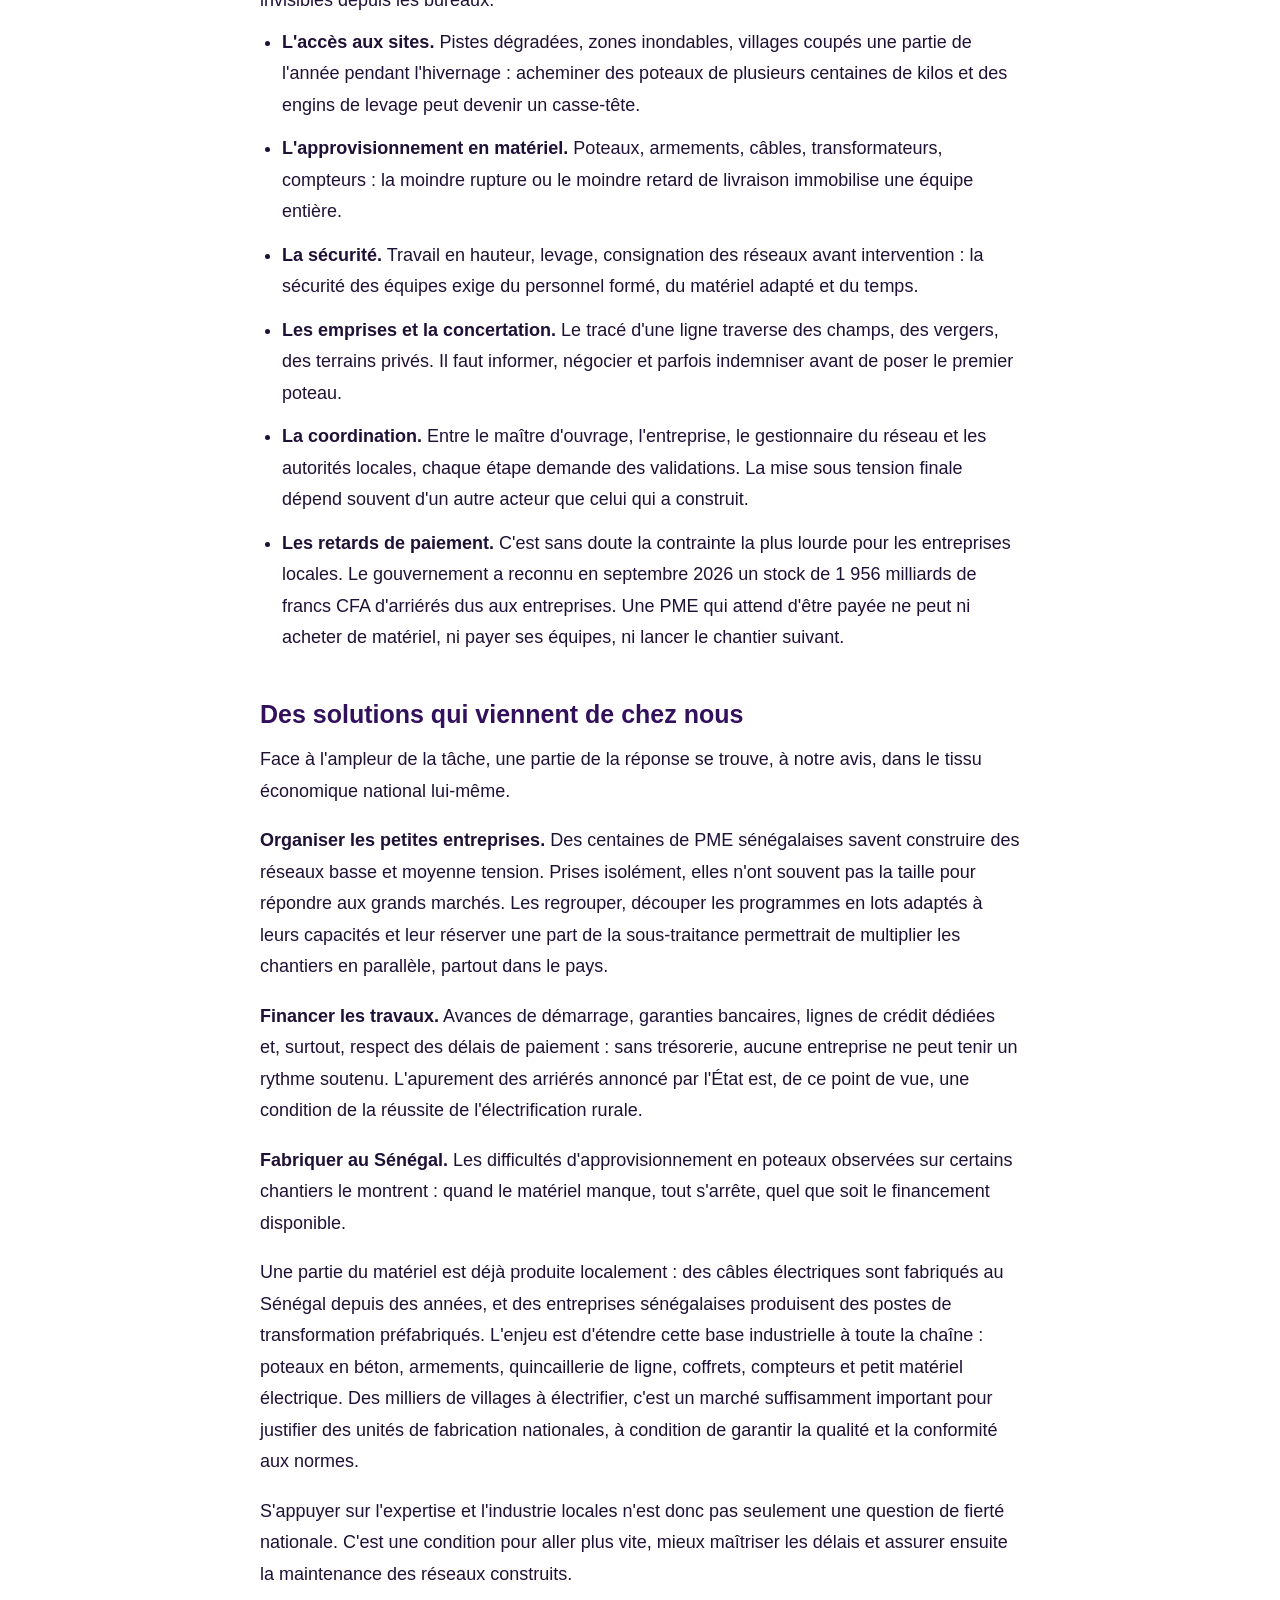
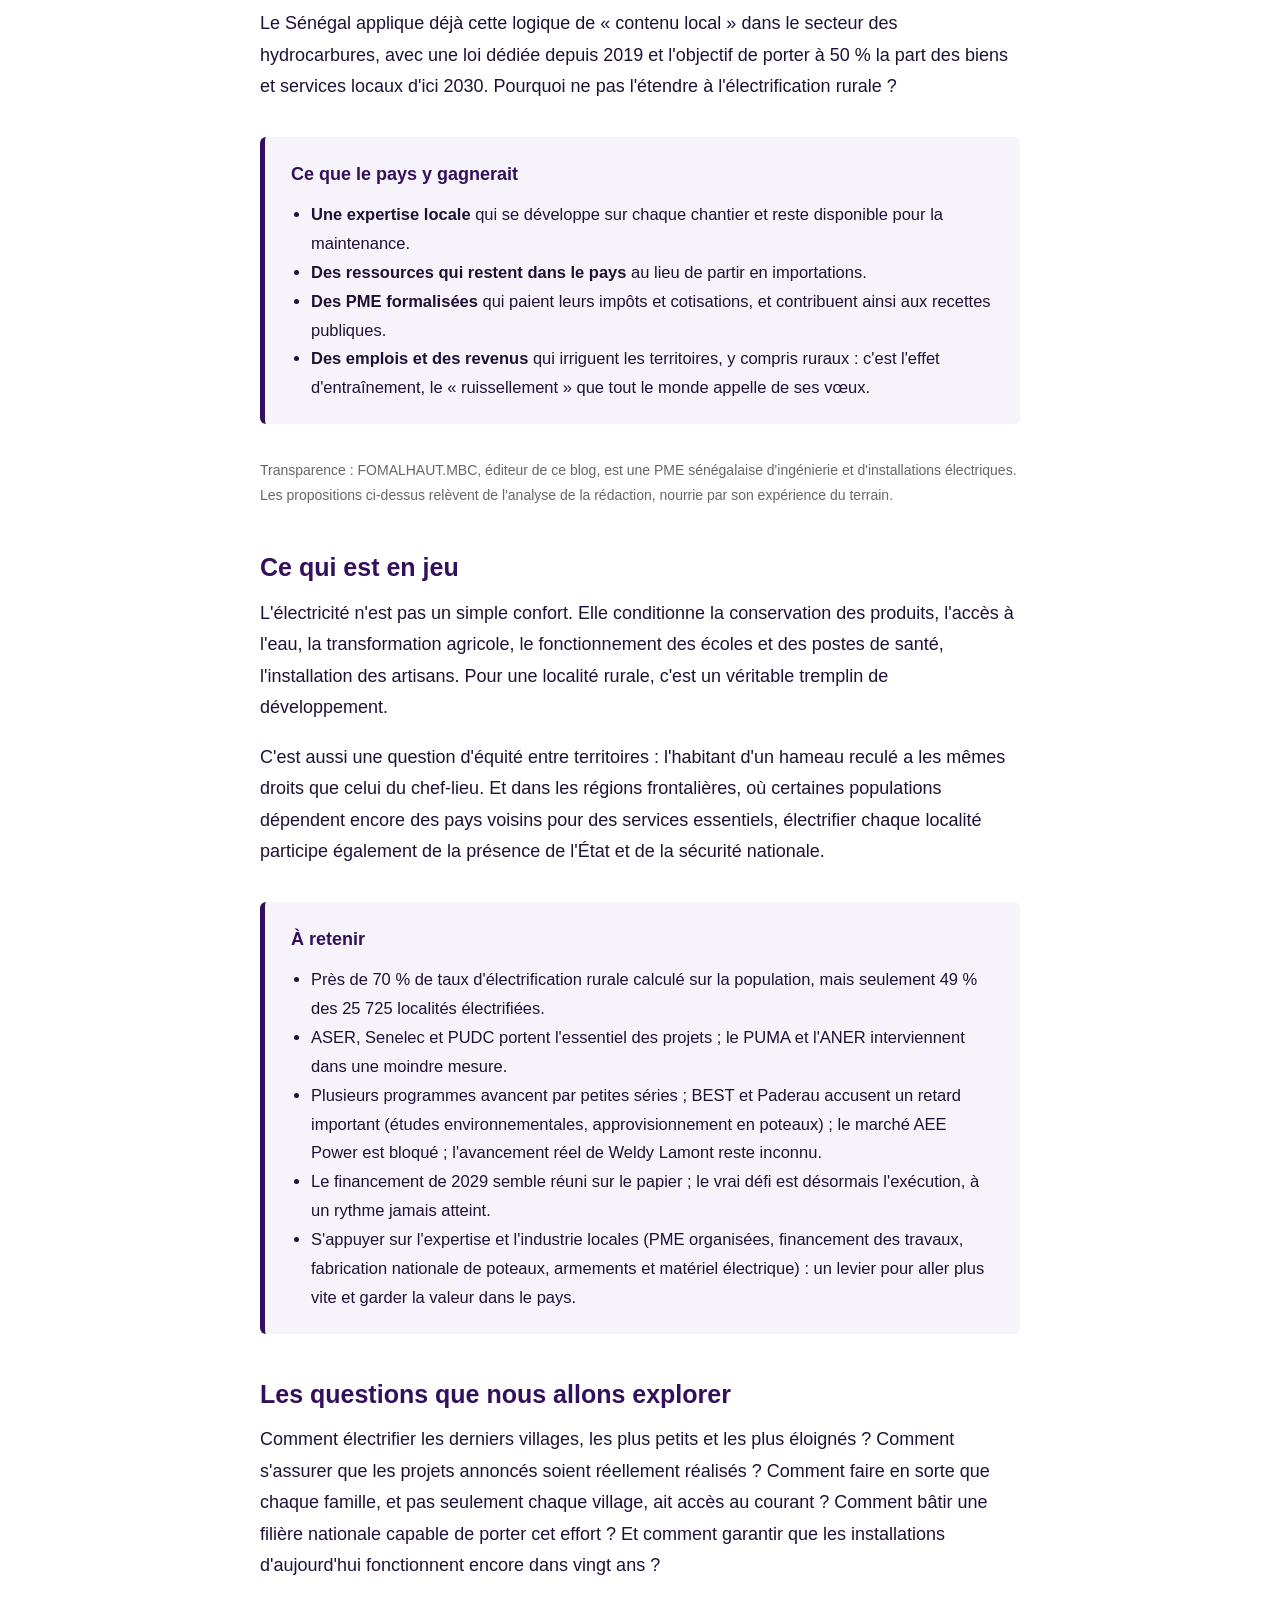
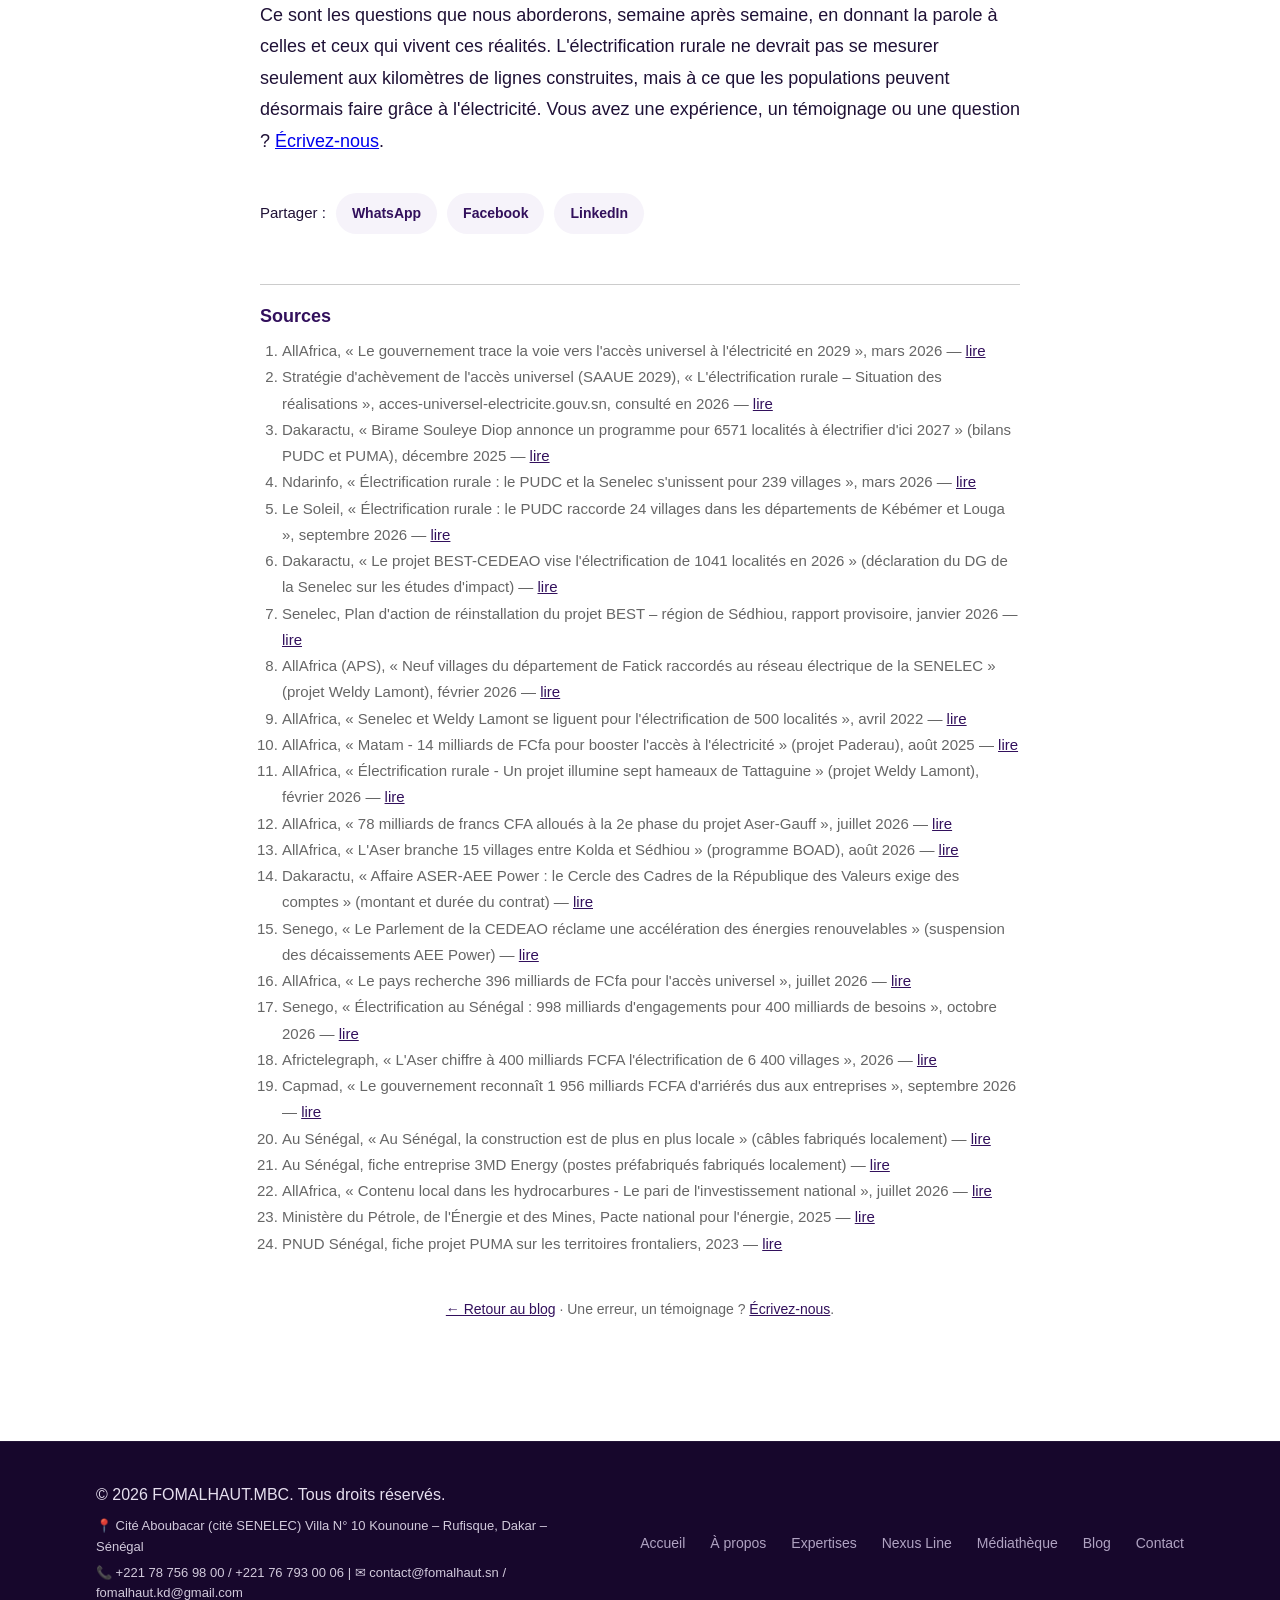
<file: blog-electrification-rurale-situation-et-enjeux.html>
<!DOCTYPE html>
<html lang="fr">
<head>
    <meta charset="UTF-8">
    <meta name="viewport" content="width=device-width, initial-scale=1.0">
    <script>
    (function(){
        var saved = localStorage.getItem('fomalhaut_theme');
        var theme = saved || ((window.matchMedia && window.matchMedia('(prefers-color-scheme: dark)').matches) ? 'dark' : 'light');
        document.documentElement.setAttribute('data-theme', theme);
    })();
    </script>
    <title>Électrification rurale au Sénégal : où en sommes-nous, qu'est-ce qui bloque, et comment avancer ? | L'Électricité au cœur des villages</title>
    <link rel="stylesheet" href="style.css">
    <link rel="icon" type="image/x-icon" href="favicon.ico">
    <link rel="icon" type="image/png" sizes="32x32" href="favicon-32.png">
    <link rel="apple-touch-icon" href="apple-touch-icon.png">
    <meta name="description" content="État des lieux de l'électrification rurale au Sénégal : les acteurs, les projets qui avancent et ceux qui bloquent, l'objectif 2029, et des solutions qui viennent de chez nous.">
    <link rel="canonical" href="https://fomalhaut.sn/blog-electrification-rurale-situation-et-enjeux.html">
    <meta property="og:type" content="article">
    <meta property="og:site_name" content="L'Électricité au cœur des villages">
    <meta property="og:locale" content="fr_FR">
    <meta property="og:title" content="Électrification rurale au Sénégal : où en sommes-nous, qu'est-ce qui bloque, et comment avancer ? | L'Électricité au cœur des villages">
    <meta property="og:description" content="État des lieux de l'électrification rurale au Sénégal : les acteurs, les projets qui avancent et ceux qui bloquent, l'objectif 2029, et des solutions qui viennent de chez nous.">
    <meta property="og:image" content="https://fomalhaut.sn/armement-ligne-hta.jpg">
    <meta property="og:url" content="https://fomalhaut.sn/blog-electrification-rurale-situation-et-enjeux.html">
    <meta name="twitter:card" content="summary_large_image">
    <meta name="twitter:title" content="Électrification rurale au Sénégal : où en sommes-nous, qu'est-ce qui bloque, et comment avancer ? | L'Électricité au cœur des villages">
    <meta name="twitter:description" content="État des lieux de l'électrification rurale au Sénégal : les acteurs, les projets qui avancent et ceux qui bloquent, l'objectif 2029, et des solutions qui viennent de chez nous.">
    <meta name="twitter:image" content="https://fomalhaut.sn/armement-ligne-hta.jpg">
    <script type="application/ld+json">
    {
      "@context": "https://schema.org",
      "@type": "BlogPosting",
      "headline": "Électrification rurale au Sénégal : où en sommes-nous, qu’est-ce qui bloque, et comment avancer ?",
      "datePublished": "2026-11-21",
      "inLanguage": "fr",
      "isPartOf": { "@type": "Blog", "name": "L'Électricité au cœur des villages", "url": "https://fomalhaut.sn/blog.html" },
      "publisher": { "@type": "Organization", "name": "FOMALHAUT.MBC", "logo": "https://fomalhaut.sn/logo.png" }
    }
    </script>
</head>
<body>
    <a href="#main-content" class="skip-link">Aller au contenu principal</a>
    <header class="navbar">
        <div class="logo-container">
            <a href="index.html"><img src="logo-white.png" alt="FOMALHAUT.MBC" class="logo-img"></a>
        </div>
        <nav aria-label="Menu principal">
            <ul class="nav-links">
                <li><a href="index.html">Accueil</a></li>
                <li><a href="apropos.html">À propos</a></li>
                <li><a href="expertises.html">Nos Expertises</a></li>
                <li><a href="nexus-line.html">Nexus Line</a></li>
                <li><a href="mediatheque.html">Médiathèque</a></li>
                <li><a href="blog.html" class="active" aria-current="page">Blog</a></li>
                <li><a href="contact.html">Contact</a></li>
            </ul>
        </nav>
        <div class="nav-actions">
            <a href="devis.html" class="btn-cta-nav btn-devis">Demander un devis</a>
            <a href="intervention.html" class="btn-cta-nav btn-depannage">Dépannage</a>
            <button id="theme-toggle" class="theme-toggle-btn" type="button" aria-label="Activer le mode sombre">🌙</button>
        </div>
    </header>

    <header class="article-header" id="main-content">
        <div class="article-header-inner">
            <p class="breadcrumb"><a href="blog.html">Blog</a> › <a href="blog.html#rubrique-comprendre">Comprendre l'électrification rurale</a></p>
            <span class="article-tag">Comprendre l'électrification rurale</span>
            <h1>Électrification rurale au Sénégal : où en sommes-nous, qu'est-ce qui bloque, et comment avancer ?</h1>
            <p class="article-meta">Publié le 21 novembre 2026 · Lecture : 15 min · Par la rédaction</p>
        </div>
    </header>

    <article class="section container">
        <div class="article-body">
            <p class="article-chapo">Deux villages, à quelques kilomètres l'un de l'autre. Dans le premier, à la nuit tombée, les lampadaires s'allument, la boutique reste ouverte et les enfants révisent sous une ampoule. Dans le second, tout s'arrête avec le soleil. Cette scène, on peut la retrouver dans presque toutes les régions du Sénégal. Elle résume à elle seule où en est l'électrification rurale : beaucoup de chemin parcouru, et encore beaucoup de villages qui attendent.</p>

            <p>Pour ouvrir ce blog, nous avons voulu poser le décor : qui électrifie nos villages, ce qui a été fait, ce qui avance réellement et ce qui bloque, si l'objectif de 2029 est encore à portée, et quelles solutions pourraient venir de chez nous. Les articles des prochaines semaines reviendront en détail sur chacun de ces points.</p>

            <figure class="article-figure">
                <img src="armement-ligne-hta.jpg" alt="Deux techniciens en haut de poteaux en béton équipant une ligne électrique moyenne tension, au bord d'une piste en latérite">
                <figcaption>Équipement des poteaux d'une ligne moyenne tension en zone rurale. Photo : FOMALHAUT.MBC.</figcaption>
            </figure>

            <h2>Un progrès réel en dix ans</h2>
            <p>Il faut d'abord le reconnaître : le Sénégal a beaucoup avancé. Selon le ministère en charge de l'Énergie, le taux d'accès à l'électricité au niveau national est passé de 62 % en 2015 à 86 % en 2024. En milieu rural, le taux d'électrification a fait un bond encore plus spectaculaire, d'environ 24 % en 2013 à près de 70 % en 2024. L'État s'est fixé un nouvel objectif : l'accès universel à l'électricité d'ici 2029.</p>

            <h2>Mais un village sur deux attend encore</h2>
            <p>Ces taux sont calculés sur la population. Si l'on compte plutôt les villages, le tableau est différent. La stratégie nationale d'achèvement de l'accès universel (SAAUE 2029) recense <strong>25 725 localités</strong> au Sénégal :</p>

            <aside class="article-box">
                <h3>La situation des localités</h3>
                <ul>
                    <li><strong>12 683 localités électrifiées</strong>, soit 49,3 % ;</li>
                    <li><strong>6 571 localités couvertes par des projets en cours</strong>, soit 25,5 % ;</li>
                    <li><strong>6 471 localités encore à électrifier</strong>, soit 25,2 %.</li>
                </ul>
                <p style="margin-top: 10px;">Pourcentages calculés par la rédaction à partir des chiffres du SAAUE 2029.</p>
            </aside>

            <p>Autrement dit, un peu moins d'une localité sur deux a aujourd'hui l'électricité. L'écart avec le taux de 70 % s'explique simplement : on électrifie d'abord les villages les plus peuplés et les plus proches du réseau. Ceux qui restent sont les plus petits et les plus isolés. Ils pèsent peu dans un taux calculé sur la population, mais ils sont nombreux. Nous reviendrons sur cette question d'équité dans un prochain article.</p>

            <h2>Qui électrifie nos villages ?</h2>
            <p>L'électrification rurale ne dépend pas d'un seul acteur. Plusieurs structures publiques interviennent, chacune avec ses programmes, ses financements et ses méthodes.</p>
            <p><strong>L'ASER (Agence sénégalaise d'électrification rurale)</strong> est l'acteur central. Elle pilote les grands programmes d'électrification rurale, par extension du réseau ou par mini-centrales solaires, et encadre les concessionnaires privés qui exploitent certaines zones rurales.</p>
            <p><strong>La Senelec</strong>, la société nationale d'électricité, porte aussi des projets d'électrification rurale dans les concessions qui lui ont été confiées, notamment dans les régions de Matam, Tambacounda, Sédhiou, Ziguinchor ou Thiès, avec le soutien de bailleurs comme la Banque mondiale.</p>
            <p><strong>Le PUDC (Programme d'urgence de développement communautaire)</strong> électrifie des villages dans le cadre d'une approche plus large qui inclut pistes, forages et équipements de base.</p>
            <p><strong>Le PUMA (Programme d'urgence de modernisation des axes et territoires frontaliers)</strong> et <strong>l'ANER (Agence nationale pour les énergies renouvelables)</strong> interviennent dans une moindre mesure : le premier dans les zones frontalières, la seconde sur la promotion et le déploiement des énergies renouvelables.</p>
            <p>Cette pluralité est une force, car elle multiplie les sources de financement. Mais elle pose aussi une question de coordination : qui fait quoi, où, et avec quel suivi ?</p>

            <h2>Quels projets avancent vraiment ?</h2>
            <p>Le ministre de l'Énergie a annoncé fin 2025 l'objectif d'électrifier 6 571 localités d'ici 2027, à travers un programme associant notamment le PUDC, le PUMA et la Senelec. Voici, à partir des informations publiques disponibles, l'état des principaux projets.</p>

            <div class="article-table-wrap">
                <table class="article-table">
                    <thead>
                        <tr><th scope="col">Acteur et projet</th><th scope="col">Objectif annoncé</th><th scope="col">Où en est-on ?</th></tr>
                    </thead>
                    <tbody>
                        <tr><td data-label="Acteur et projet"><strong>PUDC</strong> – Projet des 2 000 villages</td><td data-label="Objectif annoncé">2 000 villages</td><td data-label="Où en est-on ?">Initialement confié, selon nos informations, à l'entreprise Excellec SA, le projet a ensuite été repris par la Senelec, pour des raisons qui n'ont pas été rendues publiques : une convention PUDC-Senelec a été signée en mars 2026 pour 239 localités. Le ministre annonçait 1 172 localités électrifiées fin 2025 ; des mises en service ont eu lieu en 2026 (Kolda, Tambacounda, Louga, Kébémer). <span class="status-wait">À débattre</span></td></tr>
                        <tr><td data-label="Acteur et projet"><strong>Senelec</strong> – Projet BEST (Banque mondiale)</td><td data-label="Objectif annoncé">1 041 localités et 97 000 branchements</td><td data-label="Où en est-on ?">Retard important. Le directeur général de la Senelec reconnaissait que peu de fonds avaient été décaissés, le projet étant encore au stade des études d'impact environnemental et social. Plusieurs plans de réinstallation étaient encore provisoires début 2026. Sur le terrain, des difficultés d'approvisionnement en poteaux sont également signalées. <span class="status-ko">En retard</span></td></tr>
                        <tr><td data-label="Acteur et projet"><strong>Senelec</strong> – Projet Paderau</td><td data-label="Objectif annoncé">560 villages (Matam, Tambacounda, Sédhiou, Ziguinchor)</td><td data-label="Où en est-on ?">Lancé en août 2025, 58 milliards de FCFA, avec branchements et installations intérieures. Selon des acteurs de terrain, il connaît les mêmes difficultés que BEST : études environnementales longues et approvisionnement insuffisant en poteaux. <span class="status-ko">En retard</span></td></tr>
                        <tr><td data-label="Acteur et projet"><strong>Senelec</strong> – Projet Weldy Lamont</td><td data-label="Objectif annoncé">566 villages (100 millions de dollars)</td><td data-label="Où en est-on ?">Accord signé en 2022, lancement en 2023. Des mises en service ont eu lieu en 2026, par exemple neuf villages à Tattaguine et Loul Séssène (Fatick) en février. Mais aucun bilan global, en nombre de villages réellement électrifiés, n'a été publié. <span class="status-wait">Avancement réel inconnu</span></td></tr>
                        <tr><td data-label="Acteur et projet"><strong>ASER</strong> – Projet ASER-GAUFF, 2ᵉ phase</td><td data-label="Objectif annoncé">753 villages et 183 mini-centrales solaires</td><td data-label="Où en est-on ?">Contrat signé en juillet 2026 (78 milliards de FCFA). <span class="status-wait">Démarrage</span></td></tr>
                        <tr><td data-label="Acteur et projet"><strong>ASER</strong> – Programme BOAD</td><td data-label="Objectif annoncé">63 villages par mini-centrales solaires</td><td data-label="Où en est-on ?">15 villages mis en service en août 2026 entre Kolda et Sédhiou. <span class="status-ok">Avance</span></td></tr>
                        <tr><td data-label="Acteur et projet"><strong>ASER</strong> – Marché AEE Power</td><td data-label="Objectif annoncé">1 600 à 1 740 villages</td><td data-label="Où en est-on ?">Signé en février 2024 (91,8 milliards de FCFA, 36 mois) ; décaissements suspendus par la banque, chantier à l'arrêt, dossier en procédures. <span class="status-ko">Bloqué</span></td></tr>
                        <tr><td data-label="Acteur et projet"><strong>PUMA</strong> – Zones frontalières</td><td data-label="Objectif annoncé">Non précisé</td><td data-label="Où en est-on ?">174 localités électrifiées selon le ministre fin 2025. <span class="status-ok">Avance</span></td></tr>
                    </tbody>
                </table>
            </div>
            <p class="table-note">Synthèse de la rédaction à partir d'annonces officielles et d'articles de presse ; les échéances précises de chaque projet sont rarement rendues publiques.</p>

            <p>Le constat est donc plus nuancé que les annonces ne le laissent paraître. Quelques programmes livrent des villages, mais souvent par petites séries. Les deux grands projets de la Senelec financés par des bailleurs, BEST et Paderau, accusent un retard important. Le plus gros marché de l'ASER en nombre de villages, celui d'AEE Power, est bloqué. Et pour la plupart des projets, il est difficile de savoir combien de villages ont été réellement mis en service et à quelle date les autres le seront.</p>
            <p>Deux causes reviennent souvent sur le terrain. D'abord, des études environnementales et sociales qui s'étirent sur des années, alors qu'elles devraient être anticipées bien avant le lancement des travaux. Ensuite, des difficultés d'approvisionnement en poteaux, un matériel de base sans lequel aucun chantier ne peut avancer. Ce second point en dit long sur notre dépendance à des chaînes d'approvisionnement que nous ne maîtrisons pas, et nous y revenons plus bas.</p>
            <p>Une liste publique, projet par projet et village par village, mise à jour régulièrement, serait un outil précieux pour tous : pouvoirs publics, entreprises, élus locaux et populations.</p>

            <aside class="article-box article-debate">
                <h3>Ouvert au débat</h3>
                <p>Les statuts de ce tableau reflètent l'information publique disponible et l'expérience de terrain de la rédaction. Ils méritent d'être confrontés à la vôtre :</p>
                <ul>
                    <li>Le bilan de 1 172 localités électrifiées par le PUDC correspond-il à ce que vous observez dans votre zone ?</li>
                    <li>Les retards des projets BEST et Paderau sont-ils, selon vous, d'abord liés aux études, au matériel, ou à autre chose ?</li>
                    <li>Votre village fait-il partie d'un projet Weldy Lamont ? A-t-il été mis en service ?</li>
                </ul>
                <p style="margin-top: 10px;">Entreprises, techniciens, élus, habitants : <a href="contact.html">partagez votre expérience</a>. Nous publierons les retours vérifiés dans un prochain article.</p>
            </aside>

            <h2>L'accès universel en 2029 est-il hypothéqué ?</h2>
            <p>Sur le plan financier, les nouvelles sont plutôt bonnes. Les besoins restants ont été chiffrés à environ 396 milliards de francs CFA pour les 6 471 localités sans projet. Lors d'une table ronde organisée à Dakar le 6 octobre 2026, partenaires financiers et entreprises privées ont annoncé près de 998 milliards de francs CFA d'engagements, soit plus du double.</p>
            <p>Mais une promesse n'est pas un décaissement, et un décaissement n'est pas un village électrifié. Pour tenir l'échéance, il faudra à la fois achever les 6 571 localités déjà engagées et lancer puis terminer les 6 471 restantes, soit environ 13 000 localités en trois ans. Cela représente plus de 4 000 localités par an, un rythme sans commune mesure avec les mises en service annoncées ces derniers mois.</p>
            <p>À notre sens, l'objectif 2029 n'est pas encore perdu, mais il est sérieusement menacé. Il ne sera tenu que si les projets bloqués sont rapidement relancés ou réattribués, si les financements promis se transforment vite en chantiers, et si l'on mobilise davantage d'entreprises capables de travailler en parallèle sur tout le territoire.</p>

            <h2>Pourquoi est-ce si difficile ?</h2>
            <p><strong>La distance et la dispersion.</strong> Le Sénégal compte des milliers de petites localités, parfois très éloignées du réseau. Plus un village est petit et loin, plus il coûte cher à raccorder par habitant : en moyenne plus de 60 millions de francs CFA par localité restante.</p>
            <p><strong>Le « dernier mètre ».</strong> Un village peut être déclaré électrifié sans que toutes ses familles aient le courant chez elles. Le branchement et l'installation intérieure représentent pour beaucoup de ménages un coût difficile à supporter. Certains programmes récents les incluent désormais, mais ce n'est pas encore la règle.</p>
            <p><strong>La durabilité.</strong> Une ligne, un poste ou une centrale solaire ne valent que s'ils fonctionnent dans la durée. Qualité des installations, fiabilité du service et maintenance régulière sont indispensables.</p>
            <p><strong>Le choix des solutions.</strong> Extension du réseau, mini-centrales solaires ou kits individuels : chaque option a ses avantages et ses limites selon la taille du village et sa distance au réseau. Bien choisir, village par village, est un vrai travail d'ingénierie.</p>

            <h2>Sur le chantier : les contraintes des travaux</h2>
            <p>Vu du terrain, électrifier un village, c'est aussi affronter des contraintes très concrètes, souvent invisibles depuis les bureaux.</p>
            <ul class="article-list">
                <li><strong>L'accès aux sites.</strong> Pistes dégradées, zones inondables, villages coupés une partie de l'année pendant l'hivernage : acheminer des poteaux de plusieurs centaines de kilos et des engins de levage peut devenir un casse-tête.</li>
                <li><strong>L'approvisionnement en matériel.</strong> Poteaux, armements, câbles, transformateurs, compteurs : la moindre rupture ou le moindre retard de livraison immobilise une équipe entière.</li>
                <li><strong>La sécurité.</strong> Travail en hauteur, levage, consignation des réseaux avant intervention : la sécurité des équipes exige du personnel formé, du matériel adapté et du temps.</li>
                <li><strong>Les emprises et la concertation.</strong> Le tracé d'une ligne traverse des champs, des vergers, des terrains privés. Il faut informer, négocier et parfois indemniser avant de poser le premier poteau.</li>
                <li><strong>La coordination.</strong> Entre le maître d'ouvrage, l'entreprise, le gestionnaire du réseau et les autorités locales, chaque étape demande des validations. La mise sous tension finale dépend souvent d'un autre acteur que celui qui a construit.</li>
                <li><strong>Les retards de paiement.</strong> C'est sans doute la contrainte la plus lourde pour les entreprises locales. Le gouvernement a reconnu en septembre 2026 un stock de 1 956 milliards de francs CFA d'arriérés dus aux entreprises. Une PME qui attend d'être payée ne peut ni acheter de matériel, ni payer ses équipes, ni lancer le chantier suivant.</li>
            </ul>

            <h2>Des solutions qui viennent de chez nous</h2>
            <p>Face à l'ampleur de la tâche, une partie de la réponse se trouve, à notre avis, dans le tissu économique national lui-même.</p>
            <p><strong>Organiser les petites entreprises.</strong> Des centaines de PME sénégalaises savent construire des réseaux basse et moyenne tension. Prises isolément, elles n'ont souvent pas la taille pour répondre aux grands marchés. Les regrouper, découper les programmes en lots adaptés à leurs capacités et leur réserver une part de la sous-traitance permettrait de multiplier les chantiers en parallèle, partout dans le pays.</p>
            <p><strong>Financer les travaux.</strong> Avances de démarrage, garanties bancaires, lignes de crédit dédiées et, surtout, respect des délais de paiement : sans trésorerie, aucune entreprise ne peut tenir un rythme soutenu. L'apurement des arriérés annoncé par l'État est, de ce point de vue, une condition de la réussite de l'électrification rurale.</p>
            <p><strong>Fabriquer au Sénégal.</strong> Les difficultés d'approvisionnement en poteaux observées sur certains chantiers le montrent : quand le matériel manque, tout s'arrête, quel que soit le financement disponible.</p>
            <p>Une partie du matériel est déjà produite localement : des câbles électriques sont fabriqués au Sénégal depuis des années, et des entreprises sénégalaises produisent des postes de transformation préfabriqués. L'enjeu est d'étendre cette base industrielle à toute la chaîne : poteaux en béton, armements, quincaillerie de ligne, coffrets, compteurs et petit matériel électrique. Des milliers de villages à électrifier, c'est un marché suffisamment important pour justifier des unités de fabrication nationales, à condition de garantir la qualité et la conformité aux normes.</p>
            <p>S'appuyer sur l'expertise et l'industrie locales n'est donc pas seulement une question de fierté nationale. C'est une condition pour aller plus vite, mieux maîtriser les délais et assurer ensuite la maintenance des réseaux construits.</p>
            <p>Le Sénégal applique déjà cette logique de « contenu local » dans le secteur des hydrocarbures, avec une loi dédiée depuis 2019 et l'objectif de porter à 50 % la part des biens et services locaux d'ici 2030. Pourquoi ne pas l'étendre à l'électrification rurale ?</p>

            <aside class="article-box">
                <h3>Ce que le pays y gagnerait</h3>
                <ul>
                    <li><strong>Une expertise locale</strong> qui se développe sur chaque chantier et reste disponible pour la maintenance.</li>
                    <li><strong>Des ressources qui restent dans le pays</strong> au lieu de partir en importations.</li>
                    <li><strong>Des PME formalisées</strong> qui paient leurs impôts et cotisations, et contribuent ainsi aux recettes publiques.</li>
                    <li><strong>Des emplois et des revenus</strong> qui irriguent les territoires, y compris ruraux : c'est l'effet d'entraînement, le « ruissellement » que tout le monde appelle de ses vœux.</li>
                </ul>
            </aside>

            <p class="table-note">Transparence : FOMALHAUT.MBC, éditeur de ce blog, est une PME sénégalaise d'ingénierie et d'installations électriques. Les propositions ci-dessus relèvent de l'analyse de la rédaction, nourrie par son expérience du terrain.</p>

            <h2>Ce qui est en jeu</h2>
            <p>L'électricité n'est pas un simple confort. Elle conditionne la conservation des produits, l'accès à l'eau, la transformation agricole, le fonctionnement des écoles et des postes de santé, l'installation des artisans. Pour une localité rurale, c'est un véritable tremplin de développement.</p>
            <p>C'est aussi une question d'équité entre territoires : l'habitant d'un hameau reculé a les mêmes droits que celui du chef-lieu. Et dans les régions frontalières, où certaines populations dépendent encore des pays voisins pour des services essentiels, électrifier chaque localité participe également de la présence de l'État et de la sécurité nationale.</p>

            <aside class="article-box">
                <h3>À retenir</h3>
                <ul>
                    <li>Près de 70 % de taux d'électrification rurale calculé sur la population, mais seulement 49 % des 25 725 localités électrifiées.</li>
                    <li>ASER, Senelec et PUDC portent l'essentiel des projets ; le PUMA et l'ANER interviennent dans une moindre mesure.</li>
                    <li>Plusieurs programmes avancent par petites séries ; BEST et Paderau accusent un retard important (études environnementales, approvisionnement en poteaux) ; le marché AEE Power est bloqué ; l'avancement réel de Weldy Lamont reste inconnu.</li>
                    <li>Le financement de 2029 semble réuni sur le papier ; le vrai défi est désormais l'exécution, à un rythme jamais atteint.</li>
                    <li>S'appuyer sur l'expertise et l'industrie locales (PME organisées, financement des travaux, fabrication nationale de poteaux, armements et matériel électrique) : un levier pour aller plus vite et garder la valeur dans le pays.</li>
                </ul>
            </aside>

            <h2>Les questions que nous allons explorer</h2>
            <p>Comment électrifier les derniers villages, les plus petits et les plus éloignés ? Comment s'assurer que les projets annoncés soient réellement réalisés ? Comment faire en sorte que chaque famille, et pas seulement chaque village, ait accès au courant ? Comment bâtir une filière nationale capable de porter cet effort ? Et comment garantir que les installations d'aujourd'hui fonctionnent encore dans vingt ans ?</p>
            <p>Ce sont les questions que nous aborderons, semaine après semaine, en donnant la parole à celles et ceux qui vivent ces réalités. L'électrification rurale ne devrait pas se mesurer seulement aux kilomètres de lignes construites, mais à ce que les populations peuvent désormais faire grâce à l'électricité. Vous avez une expérience, un témoignage ou une question ? <a href="contact.html">Écrivez-nous</a>.</p>

            <div class="article-share">
                <span>Partager :</span>
                <a href="#" data-share="whatsapp" target="_blank" rel="noopener noreferrer">WhatsApp</a>
                <a href="#" data-share="facebook" target="_blank" rel="noopener noreferrer">Facebook</a>
                <a href="#" data-share="linkedin" target="_blank" rel="noopener noreferrer">LinkedIn</a>
            </div>

            <section class="article-sources" aria-label="Sources">
                <h2>Sources</h2>
                <ol>
                    <li>AllAfrica, « Le gouvernement trace la voie vers l'accès universel à l'électricité en 2029 », mars 2026 — <a href="https://fr.allafrica.com/stories/202603060163.html" target="_blank" rel="noopener noreferrer">lire</a></li>
                    <li>Stratégie d'achèvement de l'accès universel (SAAUE 2029), « L'électrification rurale – Situation des réalisations », acces-universel-electricite.gouv.sn, consulté en 2026 — <a href="https://acces-universel-electricite.gouv.sn/l-electrification-rurale.html?lang=fr" target="_blank" rel="noopener noreferrer">lire</a></li>
                    <li>Dakaractu, « Birame Souleye Diop annonce un programme pour 6571 localités à électrifier d'ici 2027 » (bilans PUDC et PUMA), décembre 2025 — <a href="https://www.dakaractu.com/Electrification-rurale-Birame-Souleye-Diop-annonce-un-programme-pour-6571-localites-a-electrifier-d-ici-2027_a267237.html" target="_blank" rel="noopener noreferrer">lire</a></li>
                    <li>Ndarinfo, « Électrification rurale : le PUDC et la Senelec s'unissent pour 239 villages », mars 2026 — <a href="https://www.ndarinfo.com/tags/partenariat+PUDC+Senelec/" target="_blank" rel="noopener noreferrer">lire</a></li>
                    <li>Le Soleil, « Électrification rurale : le PUDC raccorde 24 villages dans les départements de Kébémer et Louga », septembre 2026 — <a href="https://lesoleil.sn/actualites/electrification-rurale-le-pudc-raccorde-24-villages-dans-les-departements-de-kebemer-et-louga/" target="_blank" rel="noopener noreferrer">lire</a></li>
                    <li>Dakaractu, « Le projet BEST-CEDEAO vise l'électrification de 1041 localités en 2026 » (déclaration du DG de la Senelec sur les études d'impact) — <a href="https://www.dakaractu.com/Acces-a-l-electricite-au-Senegal-Le-projet-BEST-CEDEAO-vise-l-electrification-de-1041-localites-en-2026_a266708.html" target="_blank" rel="noopener noreferrer">lire</a></li>
                    <li>Senelec, Plan d'action de réinstallation du projet BEST – région de Sédhiou, rapport provisoire, janvier 2026 — <a href="https://www.senelec.sn/assets/uploads/media-uploader/rapport-prov-par-sedhiou-best-v-4-clean-revu-janv-md-bm1771833569.pdf" target="_blank" rel="noopener noreferrer">lire</a></li>
                    <li>AllAfrica (APS), « Neuf villages du département de Fatick raccordés au réseau électrique de la SENELEC » (projet Weldy Lamont), février 2026 — <a href="https://fr.allafrica.com/stories/202602130143.html" target="_blank" rel="noopener noreferrer">lire</a></li>
                    <li>AllAfrica, « Senelec et Weldy Lamont se liguent pour l'électrification de 500 localités », avril 2022 — <a href="https://fr.allafrica.com/stories/202204290531.html" target="_blank" rel="noopener noreferrer">lire</a></li>
                    <li>AllAfrica, « Matam - 14 milliards de FCfa pour booster l'accès à l'électricité » (projet Paderau), août 2025 — <a href="https://fr.allafrica.com/stories/202508230007.html" target="_blank" rel="noopener noreferrer">lire</a></li>
                    <li>AllAfrica, « Électrification rurale - Un projet illumine sept hameaux de Tattaguine » (projet Weldy Lamont), février 2026 — <a href="https://fr.allafrica.com/stories/202602120370.html" target="_blank" rel="noopener noreferrer">lire</a></li>
                    <li>AllAfrica, « 78 milliards de francs CFA alloués à la 2e phase du projet Aser-Gauff », juillet 2026 — <a href="https://fr.allafrica.com/stories/202607280095.html" target="_blank" rel="noopener noreferrer">lire</a></li>
                    <li>AllAfrica, « L'Aser branche 15 villages entre Kolda et Sédhiou » (programme BOAD), août 2026 — <a href="https://fr.allafrica.com/stories/202608270146.html" target="_blank" rel="noopener noreferrer">lire</a></li>
                    <li>Dakaractu, « Affaire ASER-AEE Power : le Cercle des Cadres de la République des Valeurs exige des comptes » (montant et durée du contrat) — <a href="https://www.dakaractu.com/Affaire-ASER-AEE-Power-Le-Cercle-des-Cadres-de-la-Republique-des-Valeurs-exige-des-comptes-deux-ans-apres-le_a272051.html" target="_blank" rel="noopener noreferrer">lire</a></li>
                    <li>Senego, « Le Parlement de la CEDEAO réclame une accélération des énergies renouvelables » (suspension des décaissements AEE Power) — <a href="https://senego.com/electrification-rurale-le-parlement-de-la-cedeao-reclame-une-acceleration-des-energies-renouvelables_1972435.html" target="_blank" rel="noopener noreferrer">lire</a></li>
                    <li>AllAfrica, « Le pays recherche 396 milliards de FCfa pour l'accès universel », juillet 2026 — <a href="https://fr.allafrica.com/stories/202607010331.html" target="_blank" rel="noopener noreferrer">lire</a></li>
                    <li>Senego, « Électrification au Sénégal : 998 milliards d'engagements pour 400 milliards de besoins », octobre 2026 — <a href="https://senego.com/electrification-au-senegal-998-milliards-dengagements-pour-400-milliards-de-besoins_2009894.html" target="_blank" rel="noopener noreferrer">lire</a></li>
                    <li>Africtelegraph, « L'Aser chiffre à 400 milliards FCFA l'électrification de 6 400 villages », 2026 — <a href="https://africtelegraph.com/blog/laser-chiffre-a-400-milliards-fcfa-lelectrification-de-6-400-villages/" target="_blank" rel="noopener noreferrer">lire</a></li>
                    <li>Capmad, « Le gouvernement reconnaît 1 956 milliards FCFA d'arriérés dus aux entreprises », septembre 2026 — <a href="https://www.capmad.com/article/senegal-le-gouvernement-reconnait-1-956-milliards-fcfa-darrieres-dus-aux-entreprises-et-promet-un-apurement-prioritaire" target="_blank" rel="noopener noreferrer">lire</a></li>
                    <li>Au Sénégal, « Au Sénégal, la construction est de plus en plus locale » (câbles fabriqués localement) — <a href="https://www.au-senegal.com/au-senegal-la-construction-est-de-plus-en-plus-locale,16139.html?lang=fr" target="_blank" rel="noopener noreferrer">lire</a></li>
                    <li>Au Sénégal, fiche entreprise 3MD Energy (postes préfabriqués fabriqués localement) — <a href="https://au-senegal.com/3md-energy-sa,6915.html" target="_blank" rel="noopener noreferrer">lire</a></li>
                    <li>AllAfrica, « Contenu local dans les hydrocarbures - Le pari de l'investissement national », juillet 2026 — <a href="https://fr.allafrica.com/stories/202607220462.html" target="_blank" rel="noopener noreferrer">lire</a></li>
                    <li>Ministère du Pétrole, de l'Énergie et des Mines, Pacte national pour l'énergie, 2025 — <a href="https://www.pseau.org/outils/ouvrages/sn_ministere_energie_petrole_mines_pacte_national_pour_l_energie_2025.pdf" target="_blank" rel="noopener noreferrer">lire</a></li>
                    <li>PNUD Sénégal, fiche projet PUMA sur les territoires frontaliers, 2023 — <a href="https://www.undp.org/sites/g/files/zskgke326/files/2023-10/senegal_FR.pdf" target="_blank" rel="noopener noreferrer">lire</a></li>
                </ol>
            </section>

            <p class="blog-editor-note"><a href="blog.html">&larr; Retour au blog</a> · Une erreur, un témoignage ? <a href="contact.html">Écrivez-nous</a>.</p>
        </div>
    </article>

    <footer>
        <div class="container footer-content">
            <div class="footer-info">
                <p>&copy; 2026 FOMALHAUT.MBC. Tous droits réservés.</p>
                <p style="font-size: 13px; margin-top: 8px; opacity: 0.9;">📍 Cité Aboubacar (cité SENELEC) Villa N° 10 Kounoune – Rufisque, Dakar – Sénégal</p>
                <p style="font-size: 13px; margin-top: 5px; opacity: 0.9;">📞 +221 78 756 98 00 / +221 76 793 00 06 | ✉ contact@fomalhaut.sn / fomalhaut.kd@gmail.com</p>
            </div>
            <ul class="footer-links">
                <li><a href="index.html">Accueil</a></li>
                <li><a href="apropos.html">À propos</a></li>
                <li><a href="expertises.html">Expertises</a></li>
                <li><a href="nexus-line.html">Nexus Line</a></li>
                <li><a href="mediatheque.html">Médiathèque</a></li>
                <li><a href="blog.html">Blog</a></li>
                <li><a href="contact.html">Contact</a></li>
            </ul>
        </div>
    </footer>
    <script src="script.js"></script>
</body>
</html>
</file>
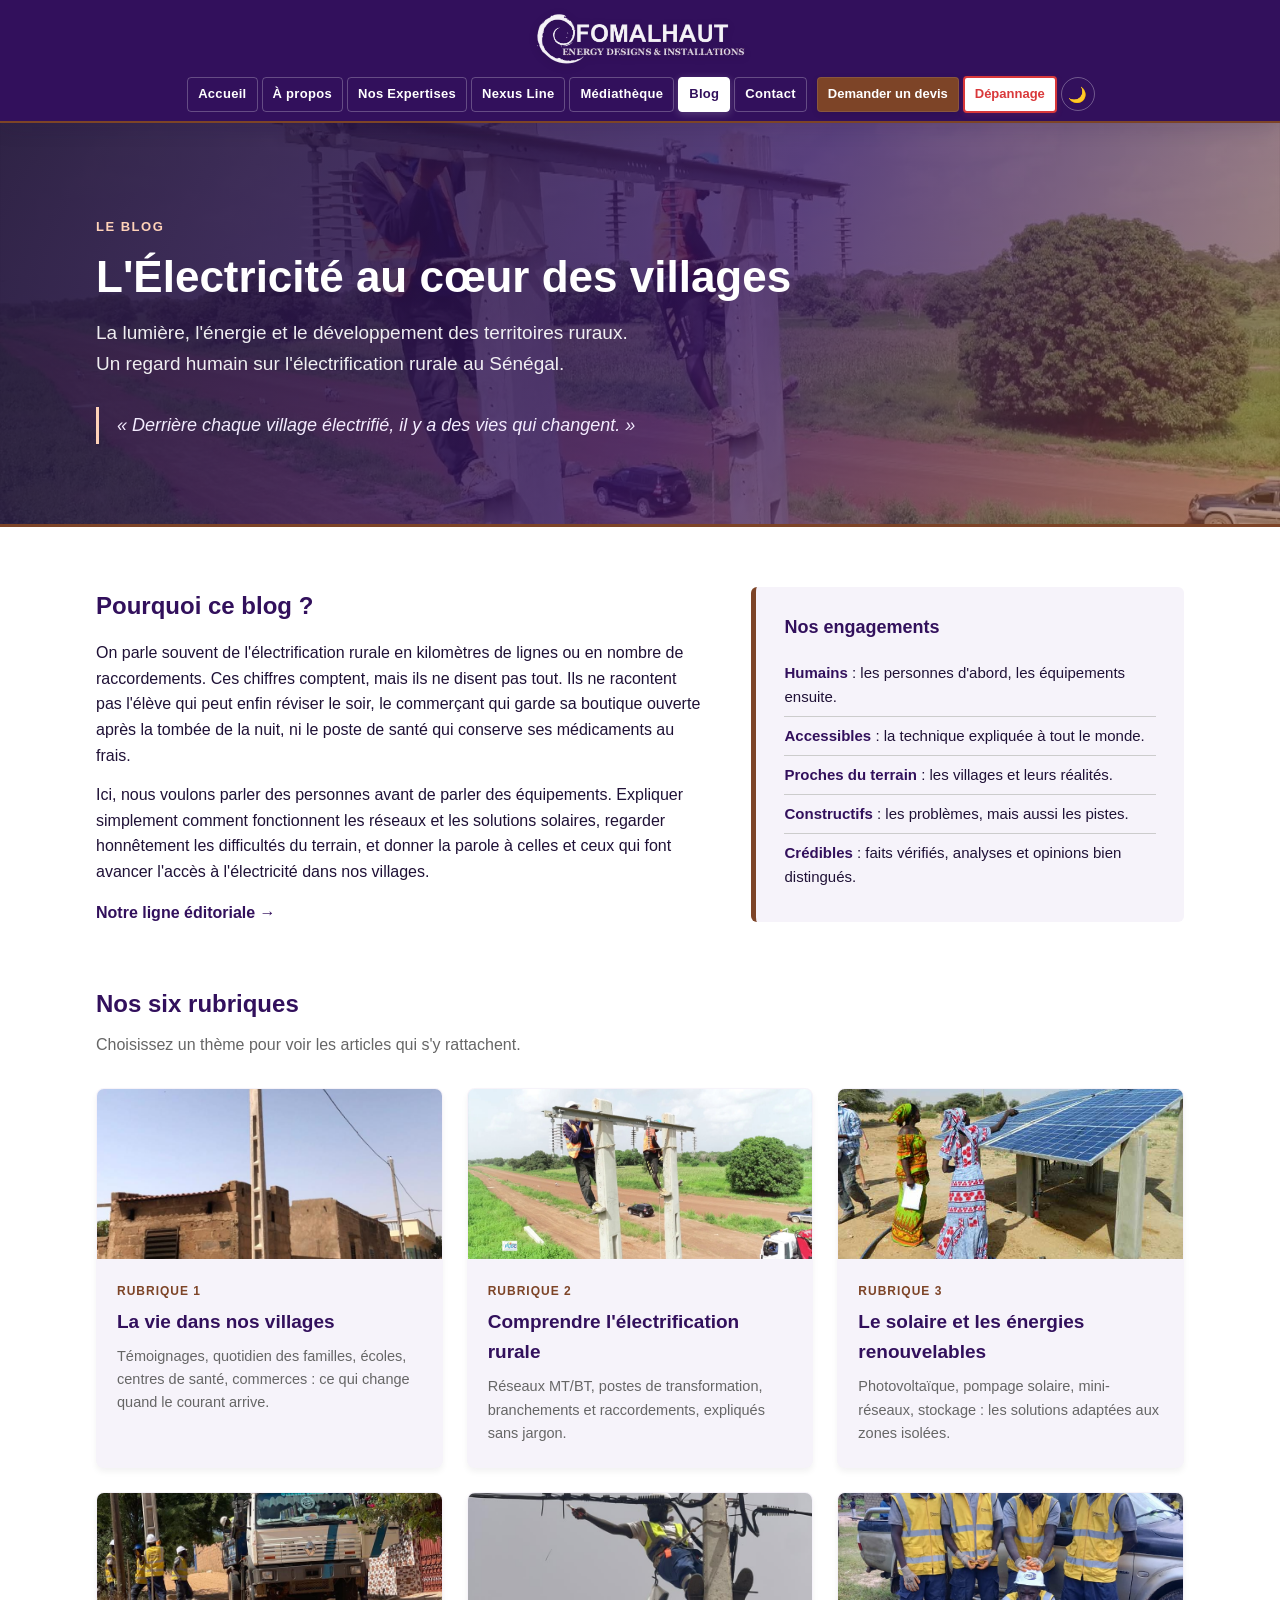
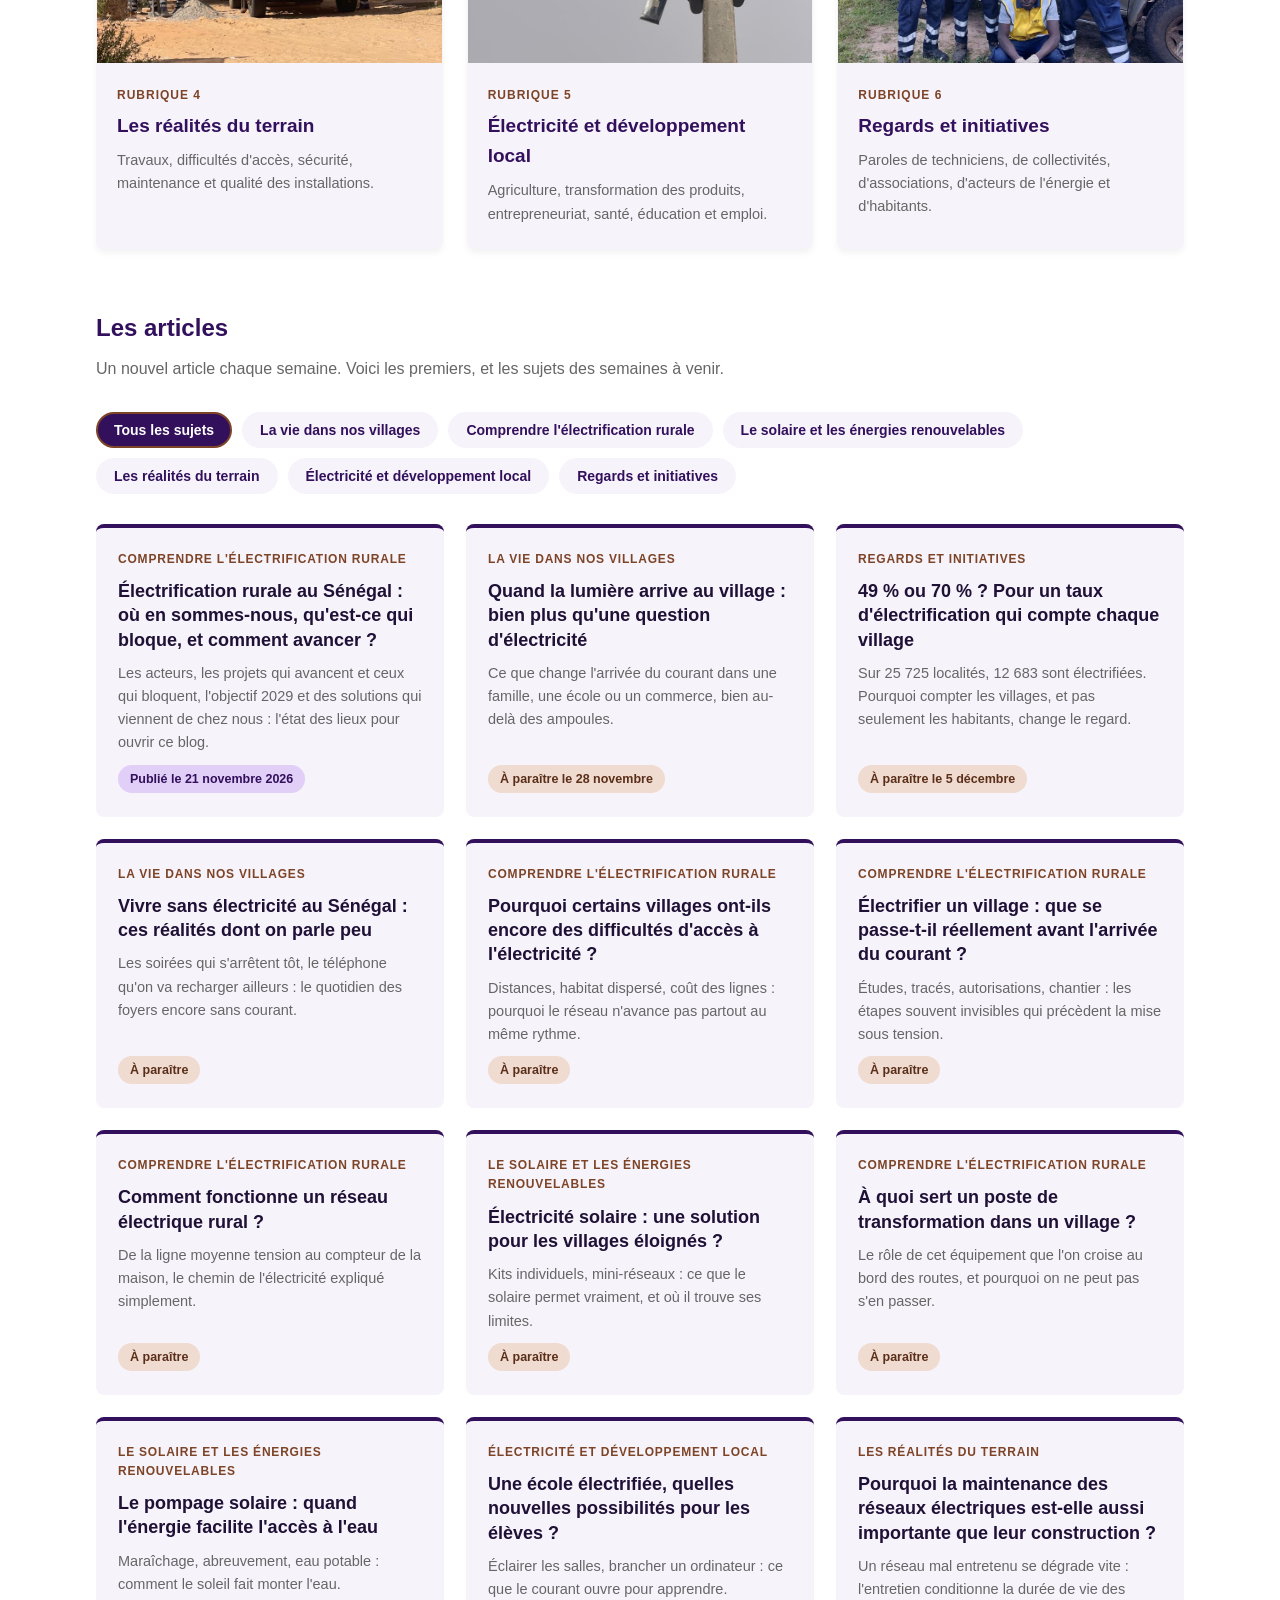
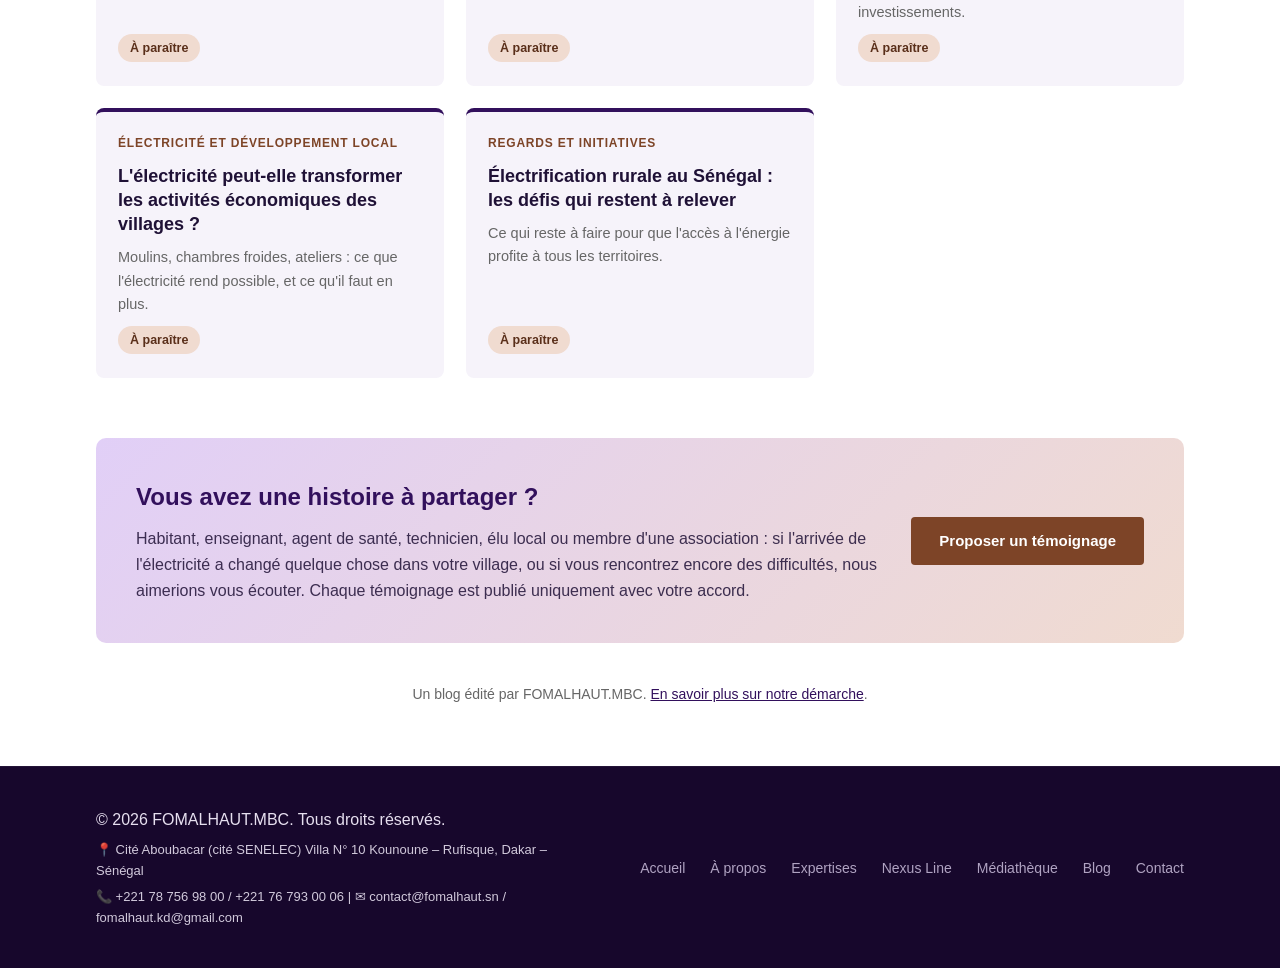
<file: blog.html>
<!DOCTYPE html>
<html lang="fr">
<head>
    <meta charset="UTF-8">
    <meta name="viewport" content="width=device-width, initial-scale=1.0">
    <script>
    (function(){
        var saved = localStorage.getItem('fomalhaut_theme');
        var theme = saved || ((window.matchMedia && window.matchMedia('(prefers-color-scheme: dark)').matches) ? 'dark' : 'light');
        document.documentElement.setAttribute('data-theme', theme);
    })();
    </script>
    <title>L'Électricité au cœur des villages | Blog FOMALHAUT.MBC</title>
    <link rel="stylesheet" href="style.css">
    <link rel="icon" type="image/x-icon" href="favicon.ico">
    <link rel="icon" type="image/png" sizes="32x32" href="favicon-32.png">
    <link rel="apple-touch-icon" href="apple-touch-icon.png">
    <meta name="description" content="L'Électricité au cœur des villages : un blog qui pose un regard humain sur l'électrification rurale au Sénégal — témoignages, explications simples, réalités du terrain et solutions.">
    <link rel="canonical" href="https://fomalhaut.sn/blog.html">
    <meta property="og:type" content="website">
    <meta property="og:site_name" content="L'Électricité au cœur des villages">
    <meta property="og:locale" content="fr_FR">
    <meta property="og:title" content="L'Électricité au cœur des villages | Blog FOMALHAUT.MBC">
    <meta property="og:description" content="L'Électricité au cœur des villages : un blog qui pose un regard humain sur l'électrification rurale au Sénégal — témoignages, explications simples, réalités du terrain et solutions.">
    <meta property="og:image" content="https://fomalhaut.sn/og-image.jpg">
    <meta property="og:url" content="https://fomalhaut.sn/blog.html">
    <meta name="twitter:card" content="summary_large_image">
    <meta name="twitter:title" content="L'Électricité au cœur des villages | Blog FOMALHAUT.MBC">
    <meta name="twitter:description" content="L'Électricité au cœur des villages : un blog qui pose un regard humain sur l'électrification rurale au Sénégal — témoignages, explications simples, réalités du terrain et solutions.">
    <meta name="twitter:image" content="https://fomalhaut.sn/og-image.jpg">
    <script type="application/ld+json">
    {
      "@context": "https://schema.org",
      "@type": "Blog",
      "name": "L'Électricité au cœur des villages",
      "description": "Un regard humain sur l'électrification rurale au Sénégal.",
      "url": "https://fomalhaut.sn/blog.html",
      "inLanguage": "fr",
      "publisher": { "@type": "Organization", "name": "FOMALHAUT.MBC", "url": "https://fomalhaut.sn/", "logo": "https://fomalhaut.sn/logo.png" }
    }
    </script>
</head>
<body>
    <a href="#main-content" class="skip-link">Aller au contenu principal</a>
    <header class="navbar">
        <div class="logo-container">
            <a href="index.html"><img src="logo-white.png" alt="FOMALHAUT.MBC" class="logo-img"></a>
        </div>
        <nav aria-label="Menu principal">
            <ul class="nav-links">
                <li><a href="index.html">Accueil</a></li>
                <li><a href="apropos.html">À propos</a></li>
                <li><a href="expertises.html">Nos Expertises</a></li>
                <li><a href="nexus-line.html">Nexus Line</a></li>
                <li><a href="mediatheque.html">Médiathèque</a></li>
                <li><a href="blog.html" class="active" aria-current="page">Blog</a></li>
                <li><a href="contact.html">Contact</a></li>
            </ul>
        </nav>
        <div class="nav-actions">
            <a href="devis.html" class="btn-cta-nav btn-devis">Demander un devis</a>
            <a href="intervention.html" class="btn-cta-nav btn-depannage">Dépannage</a>
            <button id="theme-toggle" class="theme-toggle-btn" type="button" aria-label="Activer le mode sombre">🌙</button>
        </div>
    </header>

    <section class="blog-hero" id="main-content">
        <div class="blog-hero-inner">
            <span class="blog-kicker">Le blog</span>
            <h1>L'Électricité au cœur des villages</h1>
            <p class="blog-tagline">La lumière, l'énergie et le développement des territoires ruraux.<br>Un regard humain sur l'électrification rurale au Sénégal.</p>
            <p class="blog-signature">« Derrière chaque village électrifié, il y a des vies qui changent. »</p>
        </div>
    </section>

    <section class="section container">
        <div class="blog-intro">
            <div>
                <h2>Pourquoi ce blog ?</h2>
                <p>On parle souvent de l'électrification rurale en kilomètres de lignes ou en nombre de raccordements. Ces chiffres comptent, mais ils ne disent pas tout. Ils ne racontent pas l'élève qui peut enfin réviser le soir, le commerçant qui garde sa boutique ouverte après la tombée de la nuit, ni le poste de santé qui conserve ses médicaments au frais.</p>
                <p>Ici, nous voulons parler des personnes avant de parler des équipements. Expliquer simplement comment fonctionnent les réseaux et les solutions solaires, regarder honnêtement les difficultés du terrain, et donner la parole à celles et ceux qui font avancer l'accès à l'électricité dans nos villages.</p>
                <a href="blog-apropos.html" class="text-link">Notre ligne éditoriale &rarr;</a>
            </div>
            <aside class="blog-values" aria-label="Nos engagements">
                <h3>Nos engagements</h3>
                <ul>
                    <li><strong>Humains</strong> : les personnes d'abord, les équipements ensuite.</li>
                    <li><strong>Accessibles</strong> : la technique expliquée à tout le monde.</li>
                    <li><strong>Proches du terrain</strong> : les villages et leurs réalités.</li>
                    <li><strong>Constructifs</strong> : les problèmes, mais aussi les pistes.</li>
                    <li><strong>Crédibles</strong> : faits vérifiés, analyses et opinions bien distingués.</li>
                </ul>
            </aside>
        </div>
    </section>

    <section class="container" aria-labelledby="titre-rubriques">
        <h2 class="blog-section-title" id="titre-rubriques">Nos six rubriques</h2>
        <p class="blog-section-lead">Choisissez un thème pour voir les articles qui s'y rattachent.</p>
        <div class="rubriques-grid">
                <a href="#rubrique-villages" class="rubrique-card" data-rubrique="villages">
                    <img src="eclairage-public.jpg" alt="Poteau d'éclairage public dans un village" loading="lazy" style="object-position: center 85%;">
                    <div class="rubrique-card-body">
                        <span class="rubrique-num">Rubrique 1</span>
                        <h3>La vie dans nos villages</h3>
                        <p>Témoignages, quotidien des familles, écoles, centres de santé, commerces : ce qui change quand le courant arrive.</p>
                    </div>
                </a>
                <a href="#rubrique-comprendre" class="rubrique-card" data-rubrique="comprendre">
                    <img src="armement-ligne-hta.jpg" alt="Techniciens équipant des poteaux d'une ligne électrique" loading="lazy">
                    <div class="rubrique-card-body">
                        <span class="rubrique-num">Rubrique 2</span>
                        <h3>Comprendre l'électrification rurale</h3>
                        <p>Réseaux MT/BT, postes de transformation, branchements et raccordements, expliqués sans jargon.</p>
                    </div>
                </a>
                <a href="#rubrique-solaire" class="rubrique-card" data-rubrique="solaire">
                    <img src="solaire-rural.jpg" alt="Habitantes devant une installation de panneaux solaires" loading="lazy">
                    <div class="rubrique-card-body">
                        <span class="rubrique-num">Rubrique 3</span>
                        <h3>Le solaire et les énergies renouvelables</h3>
                        <p>Photovoltaïque, pompage solaire, mini-réseaux, stockage : les solutions adaptées aux zones isolées.</p>
                    </div>
                </a>
                <a href="#rubrique-terrain" class="rubrique-card" data-rubrique="terrain">
                    <img src="levage-poteau.jpg" alt="Camion-grue levant un poteau électrique sur un chantier" loading="lazy">
                    <div class="rubrique-card-body">
                        <span class="rubrique-num">Rubrique 4</span>
                        <h3>Les réalités du terrain</h3>
                        <p>Travaux, difficultés d'accès, sécurité, maintenance et qualité des installations.</p>
                    </div>
                </a>
                <a href="#rubrique-developpement" class="rubrique-card" data-rubrique="developpement">
                    <img src="raccordement-bt.jpg" alt="Technicien réalisant un raccordement basse tension en haut d'un poteau" loading="lazy">
                    <div class="rubrique-card-body">
                        <span class="rubrique-num">Rubrique 5</span>
                        <h3>Électricité et développement local</h3>
                        <p>Agriculture, transformation des produits, entrepreneuriat, santé, éducation et emploi.</p>
                    </div>
                </a>
                <a href="#rubrique-regards" class="rubrique-card" data-rubrique="regards">
                    <img src="equipe-terrain.jpg" alt="Équipe de techniciens en tenue de sécurité sur le terrain" loading="lazy">
                    <div class="rubrique-card-body">
                        <span class="rubrique-num">Rubrique 6</span>
                        <h3>Regards et initiatives</h3>
                        <p>Paroles de techniciens, de collectivités, d'associations, d'acteurs de l'énergie et d'habitants.</p>
                    </div>
                </a>
        </div>
    </section>

    <section class="section container" id="articles" aria-labelledby="titre-articles">
        <h2 class="blog-section-title" id="titre-articles">Les articles</h2>
        <p class="blog-section-lead">Un nouvel article chaque semaine. Voici les premiers, et les sujets des semaines à venir.</p>
        <div class="blog-filters" role="group" aria-label="Filtrer par rubrique">
                <button type="button" class="blog-filter-btn active" data-rubrique="all" aria-pressed="true">Tous les sujets</button>
                <button type="button" class="blog-filter-btn" data-rubrique="villages" aria-pressed="false">La vie dans nos villages</button>
                <button type="button" class="blog-filter-btn" data-rubrique="comprendre" aria-pressed="false">Comprendre l'électrification rurale</button>
                <button type="button" class="blog-filter-btn" data-rubrique="solaire" aria-pressed="false">Le solaire et les énergies renouvelables</button>
                <button type="button" class="blog-filter-btn" data-rubrique="terrain" aria-pressed="false">Les réalités du terrain</button>
                <button type="button" class="blog-filter-btn" data-rubrique="developpement" aria-pressed="false">Électricité et développement local</button>
                <button type="button" class="blog-filter-btn" data-rubrique="regards" aria-pressed="false">Regards et initiatives</button>
        </div>
        <div class="articles-grid">
                <article class="article-card" data-rubrique="comprendre">
                    <span class="article-tag">Comprendre l'électrification rurale</span>
                    <h3><a href="blog-electrification-rurale-situation-et-enjeux.html">Électrification rurale au Sénégal : où en sommes-nous, qu'est-ce qui bloque, et comment avancer ?</a></h3>
                    <p>Les acteurs, les projets qui avancent et ceux qui bloquent, l'objectif 2029 et des solutions qui viennent de chez nous : l'état des lieux pour ouvrir ce blog.</p>
                    <span class="article-status article-status-published">Publié le 21 novembre 2026</span>
                </article>
                <article class="article-card" data-rubrique="villages">
                    <span class="article-tag">La vie dans nos villages</span>
                    <h3>Quand la lumière arrive au village : bien plus qu'une question d'électricité</h3>
                    <p>Ce que change l'arrivée du courant dans une famille, une école ou un commerce, bien au-delà des ampoules.</p>
                    <span class="article-status">À paraître le 28 novembre</span>
                </article>
                <article class="article-card" data-rubrique="regards">
                    <span class="article-tag">Regards et initiatives</span>
                    <h3>49 % ou 70 % ? Pour un taux d'électrification qui compte chaque village</h3>
                    <p>Sur 25 725 localités, 12 683 sont électrifiées. Pourquoi compter les villages, et pas seulement les habitants, change le regard.</p>
                    <span class="article-status">À paraître le 5 décembre</span>
                </article>
                <article class="article-card" data-rubrique="villages">
                    <span class="article-tag">La vie dans nos villages</span>
                    <h3>Vivre sans électricité au Sénégal : ces réalités dont on parle peu</h3>
                    <p>Les soirées qui s'arrêtent tôt, le téléphone qu'on va recharger ailleurs : le quotidien des foyers encore sans courant.</p>
                    <span class="article-status">À paraître</span>
                </article>
                <article class="article-card" data-rubrique="comprendre">
                    <span class="article-tag">Comprendre l'électrification rurale</span>
                    <h3>Pourquoi certains villages ont-ils encore des difficultés d'accès à l'électricité ?</h3>
                    <p>Distances, habitat dispersé, coût des lignes : pourquoi le réseau n'avance pas partout au même rythme.</p>
                    <span class="article-status">À paraître</span>
                </article>
                <article class="article-card" data-rubrique="comprendre">
                    <span class="article-tag">Comprendre l'électrification rurale</span>
                    <h3>Électrifier un village : que se passe-t-il réellement avant l'arrivée du courant ?</h3>
                    <p>Études, tracés, autorisations, chantier : les étapes souvent invisibles qui précèdent la mise sous tension.</p>
                    <span class="article-status">À paraître</span>
                </article>
                <article class="article-card" data-rubrique="comprendre">
                    <span class="article-tag">Comprendre l'électrification rurale</span>
                    <h3>Comment fonctionne un réseau électrique rural ?</h3>
                    <p>De la ligne moyenne tension au compteur de la maison, le chemin de l'électricité expliqué simplement.</p>
                    <span class="article-status">À paraître</span>
                </article>
                <article class="article-card" data-rubrique="solaire">
                    <span class="article-tag">Le solaire et les énergies renouvelables</span>
                    <h3>Électricité solaire : une solution pour les villages éloignés ?</h3>
                    <p>Kits individuels, mini-réseaux : ce que le solaire permet vraiment, et où il trouve ses limites.</p>
                    <span class="article-status">À paraître</span>
                </article>
                <article class="article-card" data-rubrique="comprendre">
                    <span class="article-tag">Comprendre l'électrification rurale</span>
                    <h3>À quoi sert un poste de transformation dans un village ?</h3>
                    <p>Le rôle de cet équipement que l'on croise au bord des routes, et pourquoi on ne peut pas s'en passer.</p>
                    <span class="article-status">À paraître</span>
                </article>
                <article class="article-card" data-rubrique="solaire">
                    <span class="article-tag">Le solaire et les énergies renouvelables</span>
                    <h3>Le pompage solaire : quand l'énergie facilite l'accès à l'eau</h3>
                    <p>Maraîchage, abreuvement, eau potable : comment le soleil fait monter l'eau.</p>
                    <span class="article-status">À paraître</span>
                </article>
                <article class="article-card" data-rubrique="developpement">
                    <span class="article-tag">Électricité et développement local</span>
                    <h3>Une école électrifiée, quelles nouvelles possibilités pour les élèves ?</h3>
                    <p>Éclairer les salles, brancher un ordinateur : ce que le courant ouvre pour apprendre.</p>
                    <span class="article-status">À paraître</span>
                </article>
                <article class="article-card" data-rubrique="terrain">
                    <span class="article-tag">Les réalités du terrain</span>
                    <h3>Pourquoi la maintenance des réseaux électriques est-elle aussi importante que leur construction ?</h3>
                    <p>Un réseau mal entretenu se dégrade vite : l'entretien conditionne la durée de vie des investissements.</p>
                    <span class="article-status">À paraître</span>
                </article>
                <article class="article-card" data-rubrique="developpement">
                    <span class="article-tag">Électricité et développement local</span>
                    <h3>L'électricité peut-elle transformer les activités économiques des villages ?</h3>
                    <p>Moulins, chambres froides, ateliers : ce que l'électricité rend possible, et ce qu'il faut en plus.</p>
                    <span class="article-status">À paraître</span>
                </article>
                <article class="article-card" data-rubrique="regards">
                    <span class="article-tag">Regards et initiatives</span>
                    <h3>Électrification rurale au Sénégal : les défis qui restent à relever</h3>
                    <p>Ce qui reste à faire pour que l'accès à l'énergie profite à tous les territoires.</p>
                    <span class="article-status">À paraître</span>
                </article>
        </div>
        <p class="blog-empty" id="blog-empty" hidden>Les premiers articles de cette rubrique arrivent bientôt.</p>
    </section>

    <section class="container">
        <div class="blog-contribute">
            <div>
                <h2>Vous avez une histoire à partager ?</h2>
                <p>Habitant, enseignant, agent de santé, technicien, élu local ou membre d'une association : si l'arrivée de l'électricité a changé quelque chose dans votre village, ou si vous rencontrez encore des difficultés, nous aimerions vous écouter. Chaque témoignage est publié uniquement avec votre accord.</p>
            </div>
            <a href="contact.html" class="btn-primary">Proposer un témoignage</a>
        </div>
        <p class="blog-editor-note">Un blog édité par FOMALHAUT.MBC. <a href="blog-apropos.html">En savoir plus sur notre démarche</a>.</p>
    </section>

    <footer>
        <div class="container footer-content">
            <div class="footer-info">
                <p>&copy; 2026 FOMALHAUT.MBC. Tous droits réservés.</p>
                <p style="font-size: 13px; margin-top: 8px; opacity: 0.9;">📍 Cité Aboubacar (cité SENELEC) Villa N° 10 Kounoune – Rufisque, Dakar – Sénégal</p>
                <p style="font-size: 13px; margin-top: 5px; opacity: 0.9;">📞 +221 78 756 98 00 / +221 76 793 00 06 | ✉ contact@fomalhaut.sn / fomalhaut.kd@gmail.com</p>
            </div>
            <ul class="footer-links">
                <li><a href="index.html">Accueil</a></li>
                <li><a href="apropos.html">À propos</a></li>
                <li><a href="expertises.html">Expertises</a></li>
                <li><a href="nexus-line.html">Nexus Line</a></li>
                <li><a href="mediatheque.html">Médiathèque</a></li>
                <li><a href="blog.html">Blog</a></li>
                <li><a href="contact.html">Contact</a></li>
            </ul>
        </div>
    </footer>
    <script src="script.js"></script>
</body>
</html>
</file>
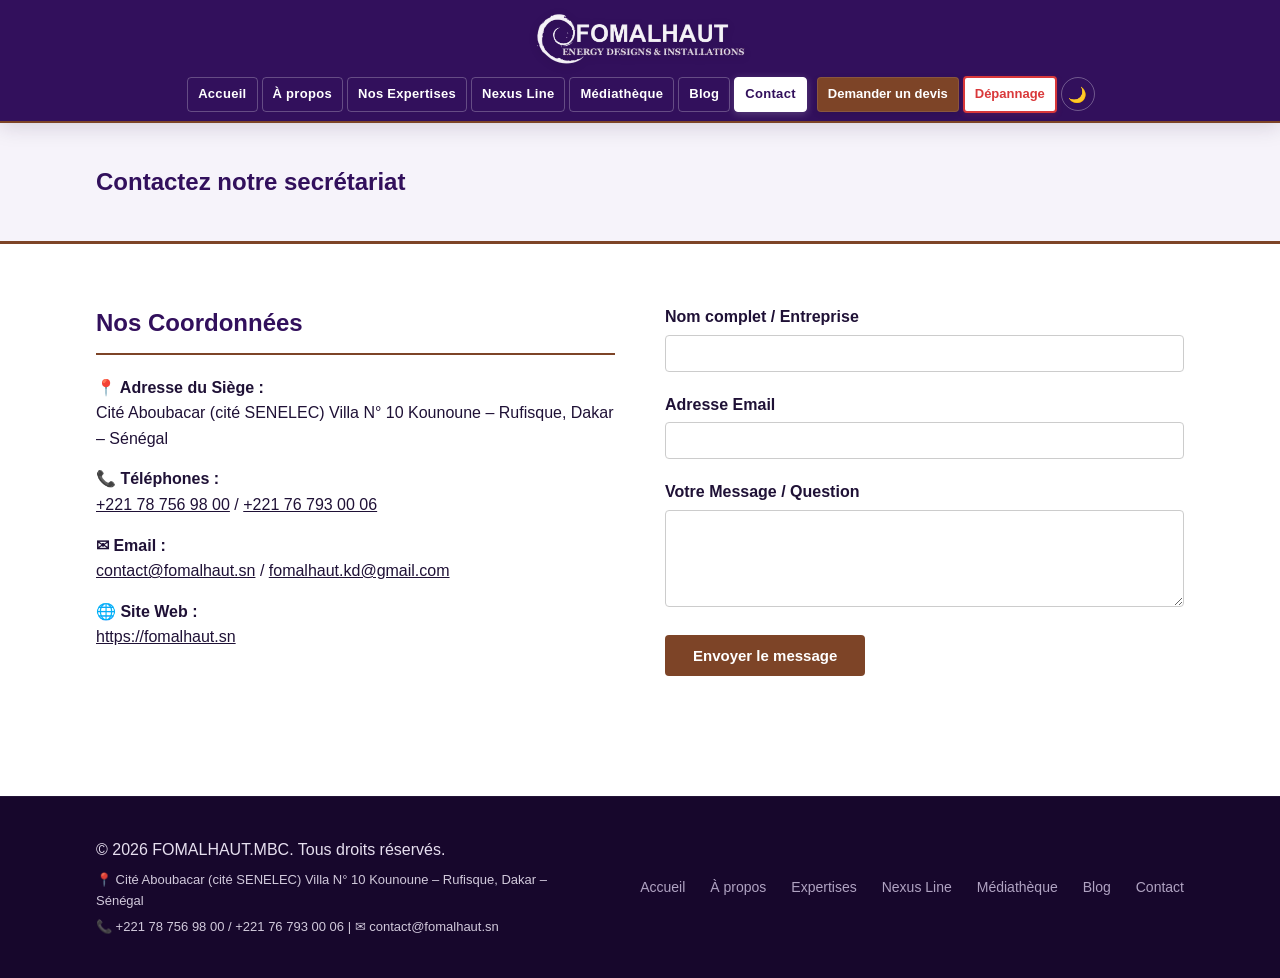
<file: contact.html>
<!DOCTYPE html>
<html lang="fr">
<head>
    <meta charset="UTF-8">
    <meta name="viewport" content="width=device-width, initial-scale=1.0">
    <script>
    (function(){
        var saved = localStorage.getItem('fomalhaut_theme');
        var theme = saved || ((window.matchMedia && window.matchMedia('(prefers-color-scheme: dark)').matches) ? 'dark' : 'light');
        document.documentElement.setAttribute('data-theme', theme);
    })();
    </script>
    <title>Contact | FOMALHAUT.MBC</title>
    <link rel="stylesheet" href="style.css">
    <link rel="icon" type="image/x-icon" href="favicon.ico">
    <link rel="icon" type="image/png" sizes="32x32" href="favicon-32.png">
    <link rel="apple-touch-icon" href="apple-touch-icon.png">
    <meta name="description" content="Contactez FOMALHAUT.MBC à Kounoune (Rufisque, Dakar) pour vos projets d'ingénierie énergétique. Téléphone, email et formulaire de contact disponibles.">
    <link rel="canonical" href="https://fomalhaut.sn/contact.html">
    <meta property="og:type" content="website">
    <meta property="og:site_name" content="FOMALHAUT.MBC">
    <meta property="og:locale" content="fr_FR">
    <meta property="og:title" content="Contact | FOMALHAUT.MBC">
    <meta property="og:description" content="Contactez FOMALHAUT.MBC à Kounoune (Rufisque, Dakar) pour vos projets d'ingénierie énergétique. Téléphone, email et formulaire de contact disponibles.">
    <meta property="og:image" content="https://fomalhaut.sn/og-image.jpg">
    <meta property="og:url" content="https://fomalhaut.sn/contact.html">
    <meta name="twitter:card" content="summary_large_image">
    <meta name="twitter:title" content="Contact | FOMALHAUT.MBC">
    <meta name="twitter:description" content="Contactez FOMALHAUT.MBC à Kounoune (Rufisque, Dakar) pour vos projets d'ingénierie énergétique. Téléphone, email et formulaire de contact disponibles.">
    <meta name="twitter:image" content="https://fomalhaut.sn/og-image.jpg">
</head>
<body>
    <a href="#main-content" class="skip-link">Aller au contenu principal</a>
    <header class="navbar">
        <div class="logo-container">
            <a href="index.html"><img src="logo-white.png" alt="FOMALHAUT.MBC" class="logo-img"></a>
        </div>
        <nav aria-label="Menu principal">
            <ul class="nav-links">
                <li><a href="index.html">Accueil</a></li>
                <li><a href="apropos.html">À propos</a></li>
                <li><a href="expertises.html">Nos Expertises</a></li>
                <li><a href="nexus-line.html">Nexus Line</a></li>
                <li><a href="mediatheque.html">Médiathèque</a></li>
                <li><a href="blog.html">Blog</a></li>
                <li><a href="contact.html" class="active" aria-current="page">Contact</a></li>
            </ul>
        </nav>
        <div class="nav-actions">
            <a href="devis.html" class="btn-cta-nav btn-devis">Demander un devis</a>
            <a href="intervention.html" class="btn-cta-nav btn-depannage">Dépannage</a>
            <button id="theme-toggle" class="theme-toggle-btn" type="button" aria-label="Activer le mode sombre">🌙</button>
        </div>
    </header>

    <section class="page-header" id="main-content">
        <h1>Contactez notre secrétariat</h1>
    </section>

    <section class="container section contact-container">
        <div class="contact-info">
            <h2>Nos Coordonnées</h2>
            <p style="margin-top: 15px;"><strong>📍 Adresse du Siège :</strong><br>Cité Aboubacar (cité SENELEC) Villa N° 10 Kounoune – Rufisque, Dakar – Sénégal</p>
            <p style="margin-top: 15px;"><strong>📞 Téléphones :</strong><br><a href="tel:+221787569800" style="color: inherit;">+221 78 756 98 00</a> / <a href="tel:+221767930006" style="color: inherit;">+221 76 793 00 06</a></p>
            <p style="margin-top: 15px;"><strong>✉ Email :</strong><br><a href="mailto:contact@fomalhaut.sn" style="color: inherit;">contact@fomalhaut.sn</a> / <a href="mailto:fomalhaut.kd@gmail.com" style="color: inherit;">fomalhaut.kd@gmail.com</a></p>
            <p style="margin-top: 15px;"><strong>🌐 Site Web :</strong><br><a href="https://fomalhaut.sn" style="color: inherit;">https://fomalhaut.sn</a></p>
        </div>

        <form action="https://api.web3forms.com/submit" method="POST" class="contact-form" id="fomalhaut-contact">
            <input type="hidden" name="access_key" value="cad79fb6-63d1-4cfc-9fc2-e3e6f4e3da1c">
            <input type="hidden" name="subject" value="✉️ Nouveau message de contact général - FOMALHAUT.SN">
            <input type="hidden" name="from_name" value="Site FOMALHAUT - Contact">
            <div class="form-group">
                <label for="name">Nom complet / Entreprise</label>
                <input type="text" id="name" name="Nom_Visiteur" required>
            </div>
            <div class="form-group">
                <label for="email">Adresse Email</label>
                <input type="email" id="email" name="email" required>
            </div>
            <div class="form-group">
                <label for="message">Votre Message / Question</label>
                <textarea id="message" name="Message_General" rows="5" required></textarea>
            </div>
            <button type="submit" class="btn-primary">Envoyer le message</button>
        </form>
    </section>

    <footer>
        <div class="container footer-content">
            <div class="footer-info">
                <p>&copy; 2026 FOMALHAUT.MBC. Tous droits réservés.</p>
                <p style="font-size: 13px; margin-top: 8px; opacity: 0.9;">📍 Cité Aboubacar (cité SENELEC) Villa N° 10 Kounoune – Rufisque, Dakar – Sénégal</p>
                <p style="font-size: 13px; margin-top: 5px; opacity: 0.9;">📞 +221 78 756 98 00 / +221 76 793 00 06 | ✉ contact@fomalhaut.sn</p>
            </div>
            <ul class="footer-links">
                <li><a href="index.html">Accueil</a></li>
                <li><a href="apropos.html">À propos</a></li>
                <li><a href="expertises.html">Expertises</a></li>
                <li><a href="nexus-line.html">Nexus Line</a></li>
                <li><a href="mediatheque.html">Médiathèque</a></li>
                <li><a href="blog.html">Blog</a></li>
                <li><a href="contact.html">Contact</a></li>
            </ul>
        </div>
    </footer>
    <script src="script.js"></script>
</body>
</html>
</file>
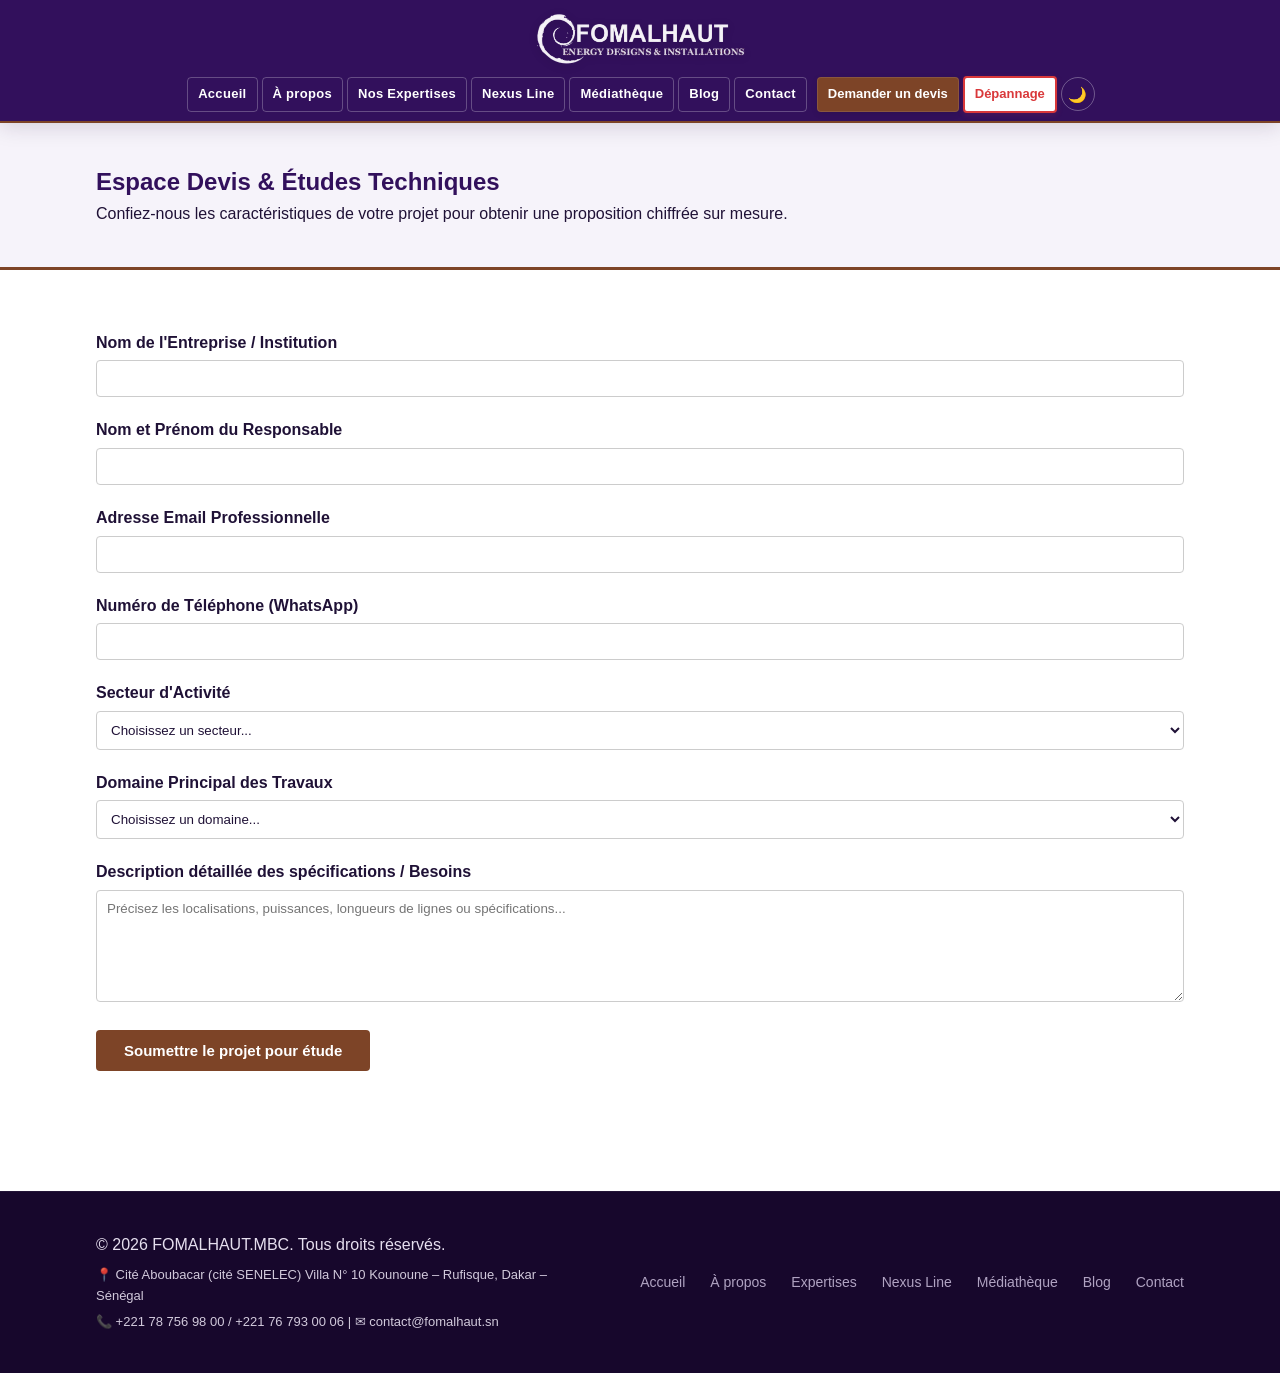
<file: devis.html>
<!DOCTYPE html>
<html lang="fr">
<head>
    <meta charset="UTF-8">
    <meta name="viewport" content="width=device-width, initial-scale=1.0">
    <script>
    (function(){
        var saved = localStorage.getItem('fomalhaut_theme');
        var theme = saved || ((window.matchMedia && window.matchMedia('(prefers-color-scheme: dark)').matches) ? 'dark' : 'light');
        document.documentElement.setAttribute('data-theme', theme);
    })();
    </script>
    <title>Demande de Devis Technique | FOMALHAUT.MBC</title>
    <link rel="stylesheet" href="style.css">
    <link rel="icon" type="image/x-icon" href="favicon.ico">
    <link rel="icon" type="image/png" sizes="32x32" href="favicon-32.png">
    <link rel="apple-touch-icon" href="apple-touch-icon.png">
    <meta name="description" content="Obtenez une étude technique chiffrée pour votre projet énergétique : réseaux HTA/BT, solaire photovoltaïque, audit énergétique. Demandez votre devis auprès de FOMALHAUT.MBC.">
    <link rel="canonical" href="https://fomalhaut.sn/devis.html">
    <meta property="og:type" content="website">
    <meta property="og:site_name" content="FOMALHAUT.MBC">
    <meta property="og:locale" content="fr_FR">
    <meta property="og:title" content="Demande de Devis Technique | FOMALHAUT.MBC">
    <meta property="og:description" content="Obtenez une étude technique chiffrée pour votre projet énergétique : réseaux HTA/BT, solaire photovoltaïque, audit énergétique. Demandez votre devis auprès de FOMALHAUT.MBC.">
    <meta property="og:image" content="https://fomalhaut.sn/og-image.jpg">
    <meta property="og:url" content="https://fomalhaut.sn/devis.html">
    <meta name="twitter:card" content="summary_large_image">
    <meta name="twitter:title" content="Demande de Devis Technique | FOMALHAUT.MBC">
    <meta name="twitter:description" content="Obtenez une étude technique chiffrée pour votre projet énergétique : réseaux HTA/BT, solaire photovoltaïque, audit énergétique. Demandez votre devis auprès de FOMALHAUT.MBC.">
    <meta name="twitter:image" content="https://fomalhaut.sn/og-image.jpg">
</head>
<body>
    <a href="#main-content" class="skip-link">Aller au contenu principal</a>
    <header class="navbar">
        <div class="logo-container">
            <a href="index.html"><img src="logo-white.png" alt="FOMALHAUT.MBC" class="logo-img"></a>
        </div>
        <nav aria-label="Menu principal">
            <ul class="nav-links">
                <li><a href="index.html">Accueil</a></li>
                <li><a href="apropos.html">À propos</a></li>
                <li><a href="expertises.html">Nos Expertises</a></li>
                <li><a href="nexus-line.html">Nexus Line</a></li>
                <li><a href="mediatheque.html">Médiathèque</a></li>
                <li><a href="blog.html">Blog</a></li>
                <li><a href="contact.html">Contact</a></li>
            </ul>
        </nav>
        <div class="nav-actions">
            <a href="devis.html" class="btn-cta-nav btn-devis">Demander un devis</a>
            <a href="intervention.html" class="btn-cta-nav btn-depannage">Dépannage</a>
            <button id="theme-toggle" class="theme-toggle-btn" type="button" aria-label="Activer le mode sombre">🌙</button>
        </div>
    </header>

    <section class="page-header" id="main-content">
        <h1>Espace Devis &amp; Études Techniques</h1>
        <p>Confiez-nous les caractéristiques de votre projet pour obtenir une proposition chiffrée sur mesure.</p>
    </section>

    <section class="container section">
        <form action="https://api.web3forms.com/submit" method="POST" class="contact-form" id="fomalhaut-devis">
            <input type="hidden" name="access_key" value="cad79fb6-63d1-4cfc-9fc2-e3e6f4e3da1c">
            <input type="hidden" name="from_name" value="Site FOMALHAUT - Devis">
            <div class="form-group">
                <label for="entreprise">Nom de l'Entreprise / Institution</label>
                <input type="text" id="entreprise" name="Entreprise_Client" required>
            </div>
            <div class="form-group">
                <label for="contact-name">Nom et Prénom du Responsable</label>
                <input type="text" id="contact-name" name="Nom_Responsable" required>
            </div>
            <div class="form-group">
                <label for="devis-email">Adresse Email Professionnelle</label>
                <input type="email" id="devis-email" name="email" required>
            </div>
            <div class="form-group">
                <label for="devis-phone">Numéro de Téléphone (WhatsApp)</label>
                <input type="tel" id="devis-phone" name="Telephone_Client" required>
            </div>
            <div class="form-group">
                <label for="secteur">Secteur d'Activité</label>
                <select id="secteur" name="Secteur_Activite" required>
                    <option value="" selected disabled>Choisissez un secteur...</option>
                    <option value="Industriel">Industriel (Usine, Mine, Agroalimentaire)</option>
                    <option value="Tertiaire">Tertiaire (Immeuble, Bureau, Banque)</option>
                    <option value="Collectivite">Collectivité Locale / Rural</option>
                </select>
            </div>
            <div class="form-group">
                <label for="domaine">Domaine Principal des Travaux</label>
                <select id="domaine" name="Domaine_Technique" required>
                    <option value="" selected disabled>Choisissez un domaine...</option>
                    <option value="Reseau_HTA_BT">Réseaux Électriques HTA / BT &amp; Éclairage public</option>
                    <option value="Solaire_Industriel">Centrale Solaire Photovoltaïque en Toiture</option>
                    <option value="Solaire_Rural">Pompage Solaire &amp; Mini-réseaux isolés</option>
                    <option value="Audit_Ingenierie">Ingénierie, Topographie &amp; Audit Énergétique</option>
                </select>
            </div>
            <div class="form-group">
                <label for="cahier-charges">Description détaillée des spécifications / Besoins</label>
                <textarea id="cahier-charges" name="Cahier_des_Charges" rows="6" placeholder="Précisez les localisations, puissances, longueurs de lignes ou spécifications..." required></textarea>
            </div>
            <input type="hidden" name="subject" value="🚨 NOUVELLE DEMANDE DE DEVIS TECHNIQUE - FOMALHAUT.SN">
            <button type="submit" class="btn-primary">Soumettre le projet pour étude</button>
        </form>
    </section>

    <footer>
        <div class="container footer-content">
            <div class="footer-info">
                <p>&copy; 2026 FOMALHAUT.MBC. Tous droits réservés.</p>
                <p style="font-size: 13px; margin-top: 8px; opacity: 0.9;">📍 Cité Aboubacar (cité SENELEC) Villa N° 10 Kounoune – Rufisque, Dakar – Sénégal</p>
                <p style="font-size: 13px; margin-top: 5px; opacity: 0.9;">📞 +221 78 756 98 00 / +221 76 793 00 06 | ✉ contact@fomalhaut.sn</p>
            </div>
            <ul class="footer-links">
                <li><a href="index.html">Accueil</a></li>
                <li><a href="apropos.html">À propos</a></li>
                <li><a href="expertises.html">Expertises</a></li>
                <li><a href="nexus-line.html">Nexus Line</a></li>
                <li><a href="mediatheque.html">Médiathèque</a></li>
                <li><a href="blog.html">Blog</a></li>
                <li><a href="contact.html">Contact</a></li>
            </ul>
        </div>
    </footer>
    <script src="script.js"></script>
</body>
</html>
</file>
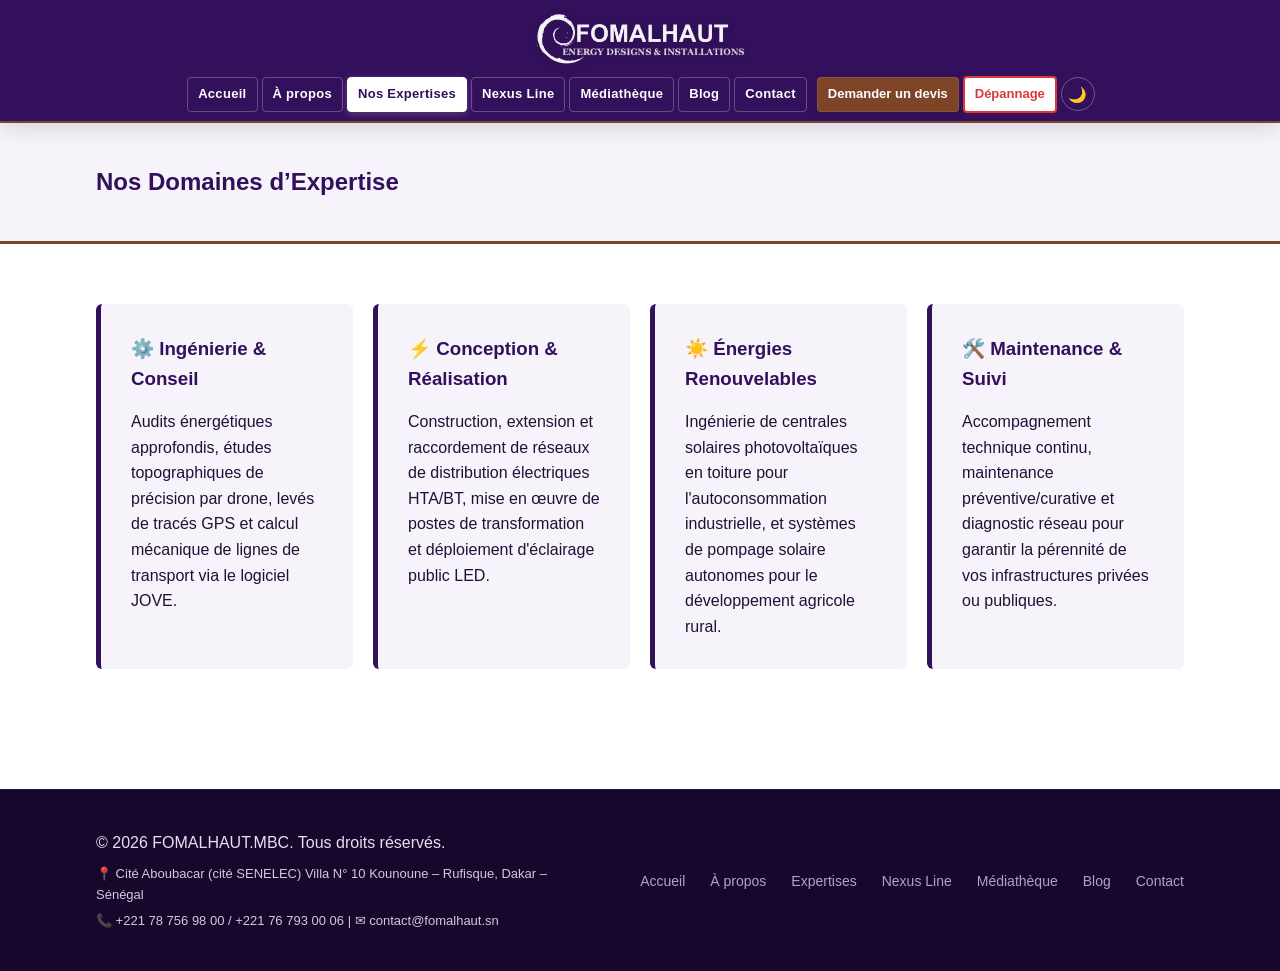
<file: expertises.html>
<!DOCTYPE html>
<html lang="fr">
<head>
    <meta charset="UTF-8">
    <meta name="viewport" content="width=device-width, initial-scale=1.0">
    <script>
    (function(){
        var saved = localStorage.getItem('fomalhaut_theme');
        var theme = saved || ((window.matchMedia && window.matchMedia('(prefers-color-scheme: dark)').matches) ? 'dark' : 'light');
        document.documentElement.setAttribute('data-theme', theme);
    })();
    </script>
    <title>Nos Expertises | FOMALHAUT.MBC</title>
    <link rel="stylesheet" href="style.css">
    <link rel="icon" type="image/x-icon" href="favicon.ico">
    <link rel="icon" type="image/png" sizes="32x32" href="favicon-32.png">
    <link rel="apple-touch-icon" href="apple-touch-icon.png">
    <meta name="description" content="Ingénierie & conseil, réseaux électriques HTA/BT, énergies renouvelables solaires et maintenance d'infrastructures : découvrez les expertises de FOMALHAUT.MBC au Sénégal.">
    <link rel="canonical" href="https://fomalhaut.sn/expertises.html">
    <meta property="og:type" content="website">
    <meta property="og:site_name" content="FOMALHAUT.MBC">
    <meta property="og:locale" content="fr_FR">
    <meta property="og:title" content="Nos Expertises | FOMALHAUT.MBC">
    <meta property="og:description" content="Ingénierie & conseil, réseaux électriques HTA/BT, énergies renouvelables solaires et maintenance d'infrastructures : découvrez les expertises de FOMALHAUT.MBC au Sénégal.">
    <meta property="og:image" content="https://fomalhaut.sn/og-image.jpg">
    <meta property="og:url" content="https://fomalhaut.sn/expertises.html">
    <meta name="twitter:card" content="summary_large_image">
    <meta name="twitter:title" content="Nos Expertises | FOMALHAUT.MBC">
    <meta name="twitter:description" content="Ingénierie & conseil, réseaux électriques HTA/BT, énergies renouvelables solaires et maintenance d'infrastructures : découvrez les expertises de FOMALHAUT.MBC au Sénégal.">
    <meta name="twitter:image" content="https://fomalhaut.sn/og-image.jpg">
</head>
<body>
    <a href="#main-content" class="skip-link">Aller au contenu principal</a>
    <header class="navbar">
        <div class="logo-container">
            <a href="index.html"><img src="logo-white.png" alt="FOMALHAUT.MBC" class="logo-img"></a>
        </div>
        <nav aria-label="Menu principal">
            <ul class="nav-links">
                <li><a href="index.html">Accueil</a></li>
                <li><a href="apropos.html">À propos</a></li>
                <li><a href="expertises.html" class="active" aria-current="page">Nos Expertises</a></li>
                <li><a href="nexus-line.html">Nexus Line</a></li>
                <li><a href="mediatheque.html">Médiathèque</a></li>
                <li><a href="blog.html">Blog</a></li>
                <li><a href="contact.html">Contact</a></li>
            </ul>
        </nav>
        <div class="nav-actions">
            <a href="devis.html" class="btn-cta-nav btn-devis">Demander un devis</a>
            <a href="intervention.html" class="btn-cta-nav btn-depannage">Dépannage</a>
            <button id="theme-toggle" class="theme-toggle-btn" type="button" aria-label="Activer le mode sombre">🌙</button>
        </div>
    </header>

    <section class="page-header" id="main-content">
        <h1>Nos Domaines d’Expertise</h1>
    </section>

    <!-- DESCRIPTIONS TECHNIQUES ENRICHIES -->
    <section class="container section grid-expertises">
        <div class="card">
            <h3>⚙️ Ingénierie & Conseil</h3>
            <p>Audits énergétiques approfondis, études topographiques de précision par drone, levés de tracés GPS et calcul mécanique de lignes de transport via le logiciel JOVE.</p>
        </div>
        <div class="card">
            <h3>⚡ Conception & Réalisation</h3>
            <p>Construction, extension et raccordement de réseaux de distribution électriques HTA/BT, mise en œuvre de postes de transformation et déploiement d'éclairage public LED.</p>
        </div>
        <div class="card">
            <h3>☀️ Énergies Renouvelables</h3>
            <p>Ingénierie de centrales solaires photovoltaïques en toiture pour l'autoconsommation industrielle, et systèmes de pompage solaire autonomes pour le développement agricole rural.</p>
        </div>
        <div class="card">
            <h3>🛠️ Maintenance & Suivi</h3>
            <p>Accompagnement technique continu, maintenance préventive/curative et diagnostic réseau pour garantir la pérennité de vos infrastructures privées ou publiques.</p>
        </div>
    </section>

    <footer>
        <div class="container footer-content">
            <div class="footer-info">
                <p>&copy; 2026 FOMALHAUT.MBC. Tous droits réservés.</p>
                <p style="font-size: 13px; margin-top: 8px; opacity: 0.9;">📍 Cité Aboubacar (cité SENELEC) Villa N° 10 Kounoune – Rufisque, Dakar – Sénégal</p>
                <p style="font-size: 13px; margin-top: 5px; opacity: 0.9;">📞 +221 78 756 98 00 / +221 76 793 00 06 | ✉ contact@fomalhaut.sn</p>
            </div>
            <ul class="footer-links">
                <li><a href="index.html">Accueil</a></li>
                <li><a href="apropos.html">À propos</a></li>
                <li><a href="expertises.html">Expertises</a></li>
                <li><a href="nexus-line.html">Nexus Line</a></li>
                <li><a href="mediatheque.html">Médiathèque</a></li>
                <li><a href="blog.html">Blog</a></li>
                <li><a href="contact.html">Contact</a></li>
            </ul>
        </div>
    </footer>
    <script src="script.js"></script>
</body>
</html>
</file>
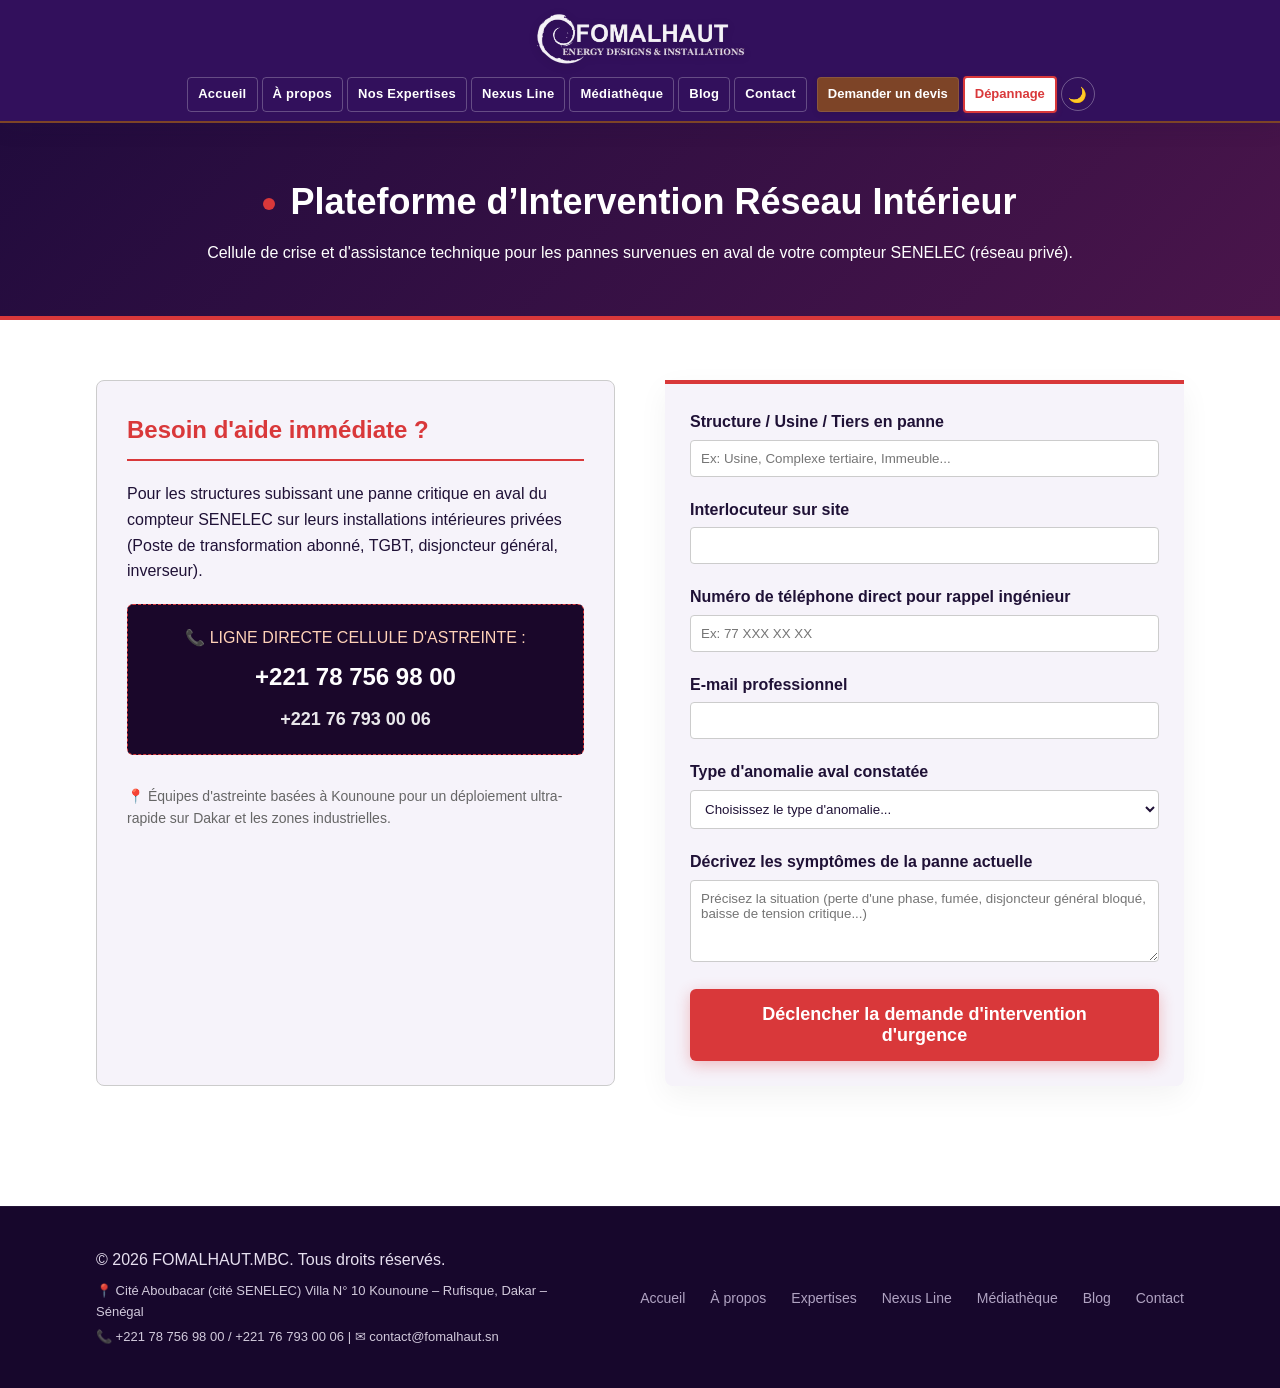
<file: intervention.html>
<!DOCTYPE html>
<html lang="fr">
<head>
    <meta charset="UTF-8">
    <meta name="viewport" content="width=device-width, initial-scale=1.0">
    <script>
    (function(){
        var saved = localStorage.getItem('fomalhaut_theme');
        var theme = saved || ((window.matchMedia && window.matchMedia('(prefers-color-scheme: dark)').matches) ? 'dark' : 'light');
        document.documentElement.setAttribute('data-theme', theme);
    })();
    </script>
    <title>Urgence Dépannage Réseau Intérieur | FOMALHAUT.MBC</title>
    <link rel="stylesheet" href="style.css">
    <link rel="icon" type="image/x-icon" href="favicon.ico">
    <link rel="icon" type="image/png" sizes="32x32" href="favicon-32.png">
    <link rel="apple-touch-icon" href="apple-touch-icon.png">
    <meta name="description" content="Cellule d'astreinte FOMALHAUT.MBC pour les pannes critiques sur vos installations électriques privées en aval du compteur SENELEC. Intervention rapide à Dakar et dans les zones industrielles.">
    <link rel="canonical" href="https://fomalhaut.sn/intervention.html">
    <meta property="og:type" content="website">
    <meta property="og:site_name" content="FOMALHAUT.MBC">
    <meta property="og:locale" content="fr_FR">
    <meta property="og:title" content="Urgence Dépannage Réseau Intérieur | FOMALHAUT.MBC">
    <meta property="og:description" content="Cellule d'astreinte FOMALHAUT.MBC pour les pannes critiques sur vos installations électriques privées en aval du compteur SENELEC. Intervention rapide à Dakar et dans les zones industrielles.">
    <meta property="og:image" content="https://fomalhaut.sn/og-image.jpg">
    <meta property="og:url" content="https://fomalhaut.sn/intervention.html">
    <meta name="twitter:card" content="summary_large_image">
    <meta name="twitter:title" content="Urgence Dépannage Réseau Intérieur | FOMALHAUT.MBC">
    <meta name="twitter:description" content="Cellule d'astreinte FOMALHAUT.MBC pour les pannes critiques sur vos installations électriques privées en aval du compteur SENELEC. Intervention rapide à Dakar et dans les zones industrielles.">
    <meta name="twitter:image" content="https://fomalhaut.sn/og-image.jpg">
</head>
<body>
    <a href="#main-content" class="skip-link">Aller au contenu principal</a>
    <header class="navbar">
        <div class="logo-container">
            <a href="index.html"><img src="logo-white.png" alt="FOMALHAUT.MBC" class="logo-img"></a>
        </div>
        <nav aria-label="Menu principal">
            <ul class="nav-links">
                <li><a href="index.html">Accueil</a></li>
                <li><a href="apropos.html">À propos</a></li>
                <li><a href="expertises.html">Nos Expertises</a></li>
                <li><a href="nexus-line.html">Nexus Line</a></li>
                <li><a href="mediatheque.html">Médiathèque</a></li>
                <li><a href="blog.html">Blog</a></li>
                <li><a href="contact.html">Contact</a></li>
            </ul>
        </nav>
        <div class="nav-actions">
            <a href="devis.html" class="btn-cta-nav btn-devis">Demander un devis</a>
            <a href="intervention.html" class="btn-cta-nav btn-depannage">Dépannage</a>
            <button id="theme-toggle" class="theme-toggle-btn" type="button" aria-label="Activer le mode sombre">🌙</button>
        </div>
    </header>

    <section class="page-header-urgence" id="main-content">
        <h1><span class="pulse-icon"></span>Plateforme d’Intervention Réseau Intérieur</h1>
        <p>Cellule de crise et d'assistance technique pour les pannes survenues en aval de votre compteur SENELEC (réseau privé).</p>
    </section>

    <section class="container section contact-container">
        <div class="contact-info" style="background-color: var(--surface-alt); padding: 30px; border-radius: 8px; border: 1px solid var(--input-border);">
            <h2 style="color: #d9383a; border-bottom-color: #d9383a;">Besoin d'aide immédiate ?</h2>
            <p style="margin-bottom: 20px; font-weight: 500;">Pour les structures subissant une panne critique en aval du compteur SENELEC sur leurs installations intérieures privées (Poste de transformation abonné, TGBT, disjoncteur général, inverseur).</p>
            <div class="phone-direct-box">
                <span>📞 LIGNE DIRECTE CELLULE D'ASTREINTE :</span>
                <a href="tel:+221787569800" class="phone-link-urgence">+221 78 756 98 00</a>
                <a href="tel:+221767930006" class="phone-link-urgence" style="font-size: 18px; opacity: 0.9;">+221 76 793 00 06</a>
            </div>
            <p style="font-size: 14px; color: var(--text-muted);">📍 Équipes d'astreinte basées à Kounoune pour un déploiement ultra-rapide sur Dakar et les zones industrielles.</p>
        </div>
        
        <form action="https://api.web3forms.com/submit" method="POST" class="contact-form" id="fomalhaut-intervention" style="border-top: 4px solid #d9383a; padding: 25px; background: var(--surface-alt); box-shadow: 0 10px 30px rgba(0,0,0,0.05); border-radius: 0 0 8px 8px;">
            <input type="hidden" name="access_key" value="cad79fb6-63d1-4cfc-9fc2-e3e6f4e3da1c">
            <input type="hidden" name="subject" value="🚨 URGENCE CRITIQUE AVAL : SIGNALEMENT PANNE RÉSEAU INTÉRIEUR">
            <input type="hidden" name="from_name" value="Site FOMALHAUT - Urgence Dépannage">
            <div class="form-group">
                <label for="tier-name">Structure / Usine / Tiers en panne</label>
                <input type="text" id="tier-name" name="Tiers_Impacte" placeholder="Ex: Usine, Complexe tertiaire, Immeuble..." required>
            </div>
            <div class="form-group">
                <label for="responsable">Interlocuteur sur site</label>
                <input type="text" id="responsable" name="Responsable_Site" required>
            </div>
            <div class="form-group">
                <label for="phone">Numéro de téléphone direct pour rappel ingénieur</label>
                <input type="tel" id="phone" name="Telephone_Urgence" placeholder="Ex: 77 XXX XX XX" required>
            </div>
            <div class="form-group">
                <label for="email">E-mail professionnel</label>
                <input type="email" id="email" name="email" required>
            </div>
            <div class="form-group">
                <label for="nature-incident">Type d'anomalie aval constatée</label>
                <select id="nature-incident" name="Nature_Incident" required>
                    <option value="" selected disabled>Choisissez le type d'anomalie...</option>
                    <option value="Coupure_Generale_Interieure">Blackout / Coupure générale sur vos équipements privés</option>
                    <option value="Defaut_Transformateur_Prive">Incident ou surchauffe sur Poste de Transformation Privé (Abonné)</option>
                    <option value="Defaut_TGBT">Échauffement majeur ou court-circuit sur TGBT / Armoire principale</option>
                    <option value="Avarie_Inverseur_Source">Dysfonctionnement de l'inverseur automatique (SENELEC / Groupe)</option>
                </select>
            </div>
            <div class="form-group">
                <label for="description">Décrivez les symptômes de la panne actuelle</label>
                <textarea id="description" name="Description_Panne" rows="4" placeholder="Précisez la situation (perte d'une phase, fumée, disjoncteur général bloqué, baisse de tension critique...)" required></textarea>
            </div>
            <button type="submit" class="btn-urgence">Déclencher la demande d'intervention d'urgence</button>
        </form>
    </section>

    <footer>
        <div class="container footer-content">
            <div class="footer-info">
                <p>&copy; 2026 FOMALHAUT.MBC. Tous droits réservés.</p>
                <p style="font-size: 13px; margin-top: 8px; opacity: 0.9;">📍 Cité Aboubacar (cité SENELEC) Villa N° 10 Kounoune – Rufisque, Dakar – Sénégal</p>
                <p style="font-size: 13px; margin-top: 5px; opacity: 0.9;">📞 +221 78 756 98 00 / +221 76 793 00 06 | ✉ contact@fomalhaut.sn</p>
            </div>
            <ul class="footer-links">
                <li><a href="index.html">Accueil</a></li>
                <li><a href="apropos.html">À propos</a></li>
                <li><a href="expertises.html">Expertises</a></li>
                <li><a href="nexus-line.html">Nexus Line</a></li>
                <li><a href="mediatheque.html">Médiathèque</a></li>
                <li><a href="blog.html">Blog</a></li>
                <li><a href="contact.html">Contact</a></li>
            </ul>
        </div>
    </footer>
    <script src="script.js"></script>
</body>
</html>
</file>
<file: style.css>
/* ==========================================================================
   🎨 1. VARIABLES & CHARTE GRAPHIQUE COMPLÈTE FOMALHAUT.MBC
   ========================================================================== */
:root {
    --primary: #32105c;     /* Violet/Indigo officiel du Logo */
    --secondary: #7d4427;   /* Bronze/Cuivré officiel du sous-titre */
    --light: #f6f3fa;       /* Teinte de fond claire adoucie */
    --dark: #1f1136;        /* Texte sombre contrasté */
    --white: #ffffff;
    --pastel-violet: #e1cff7;  /* Lavande pastel dérivée du violet du logo */
    --pastel-bronze: #f0dbd0;  /* Pêche/sable pastel dérivé du bronze du logo, évoque l'énergie solaire */

    /* --- Variables de THÈME (claire par défaut) ---
       La navbar, le footer, la section stats et le Hero restent volontairement
       fixes (toujours sombres / toujours pastel) dans les deux thèmes : seules
       les surfaces "page" (fond, cartes, formulaires) basculent. */
    --surface: var(--white);       /* Fond général des pages */
    --surface-alt: var(--light);   /* Cartes, en-têtes de page, filtres, galerie */
    --text-main: var(--dark);      /* Texte principal */
    --text-muted: #666666;         /* Texte secondaire (légendes, descriptions) */
    --accent: var(--primary);      /* Titres/accents sur les surfaces claires */
    --input-bg: var(--white);
    --input-border: #cccccc;
}

[data-theme="dark"] {
    --surface: #140c24;
    --surface-alt: #201536;
    --text-main: #ece6f7;
    --text-muted: #a79bc4;
    --accent: #c7a4f2;
    --input-bg: #1c1330;
    --input-border: #4a3b68;
}

* {
    margin: 0;
    padding: 0;
    box-sizing: border-box;
    font-family: 'Segoe UI', Tahoma, Geneva, Verdana, sans-serif;
}

body {
    background-color: var(--surface);
    color: var(--text-main);
    line-height: 1.6;
    transition: background-color 0.3s ease, color 0.3s ease;
}

.container {
    width: 85%;
    max-width: 1200px;
    margin: 0 auto;
}

/* ==========================================================================
   ♿ LIEN D'ÉVITEMENT & ACCESSIBILITÉ CLAVIER
   ========================================================================== */
.skip-link {
    position: absolute;
    top: -60px;
    left: 10px;
    background: var(--primary);
    color: var(--white);
    padding: 10px 18px;
    border-radius: 0 0 6px 6px;
    text-decoration: none;
    font-weight: bold;
    z-index: 3000;
    transition: top 0.2s ease;
}

.skip-link:focus {
    top: 0;
}

a:focus-visible,
button:focus-visible,
input:focus-visible,
select:focus-visible,
textarea:focus-visible {
    outline: 3px solid var(--secondary);
    outline-offset: 2px;
}

/* Sur fond toujours sombre (navbar / footer), un contour blanc reste lisible
   dans les deux thèmes */
.navbar a:focus-visible,
.navbar button:focus-visible,
footer a:focus-visible {
    outline: 3px solid var(--white);
    outline-offset: 2px;
}

@media (prefers-reduced-motion: reduce) {
    *, *::before, *::after {
        animation-duration: 0.001ms !important;
        animation-iteration-count: 1 !important;
        transition-duration: 0.001ms !important;
        scroll-behavior: auto !important;
    }
}

.section {
    padding: 60px 0;
}

/* ==========================================================================
   ⚡ 2. BARRE DE NAVIGATION (HEADER HAUT DE GAMME À 7 ONGLETS)
   ========================================================================== */
.navbar {
    display: flex;
    justify-content: space-between;
    align-items: center;
    padding: 10px 4%;
    background-color: var(--primary);
    position: sticky;
    top: 0;
    z-index: 1000;
    box-shadow: 0 4px 20px rgba(31, 17, 54, 0.15);
    border-bottom: 2px solid var(--secondary);
}

.logo-container {
    display: flex;
    align-items: center;
    padding: 5px 0;
}

.logo-img {
    height: 75px;
    width: auto;
    display: block;
    filter: drop-shadow(0px 2px 4px rgba(0, 0, 0, 0.15));
    transition: transform 0.4s ease;
}

.logo-img:hover {
    transform: scale(1.02);
}

.nav-links {
    display: flex;
    list-style: none;
    align-items: center;
}

.nav-links li {
    margin: 0 6px;
}

/* STYLE UNIQUE : ONGLETS EN BOUTONS AVEC CONTOURS BLANCS & TEXTE GRAS */
.nav-links a {
    color: var(--white);
    background-color: transparent;
    border: 1px solid rgba(255, 255, 255, 0.25);
    padding: 8px 16px;
    text-decoration: none;
    font-weight: bold;
    font-size: 14px;
    letter-spacing: 0.3px;
    border-radius: 4px;
    transition: all 0.3s ease;
    display: inline-block;
}

.nav-links a:hover, .nav-links a.active {
    color: var(--primary);
    background-color: var(--white);
    border-color: var(--white);
    box-shadow: 0 2px 8px rgba(255, 255, 255, 0.2);
}

.nav-actions {
    display: flex;
    align-items: center;
    gap: 12px;
}

.btn-cta-nav {
    padding: 10px 18px;
    text-decoration: none;
    font-weight: bold;
    font-size: 14px;
    border-radius: 4px;
    transition: all 0.3s ease;
    text-align: center;
    display: inline-block;
}

.btn-devis {
    background-color: var(--secondary);
    color: var(--white);
    border: 1px solid rgba(255, 255, 255, 0.1);
    box-shadow: 0 2px 6px rgba(0,0,0,0.1);
}

.btn-devis:hover {
    background-color: #925130;
    transform: translateY(-1px);
    box-shadow: 0 4px 12px rgba(125, 68, 39, 0.3);
}

.btn-depannage {
    background-color: var(--white);
    color: #d9383a;
    border: 2px solid #d9383a;
    box-shadow: 0 2px 6px rgba(217, 56, 58, 0.15);
}

.btn-depannage:hover {
    background-color: #fdf2f2;
    transform: translateY(-1px);
    box-shadow: 0 4px 12px rgba(217, 56, 58, 0.25);
}

.theme-toggle-btn {
    flex: 0 0 auto;
    width: 38px;
    height: 38px;
    background-color: transparent;
    border: 1px solid rgba(255, 255, 255, 0.3);
    color: var(--white);
    border-radius: 50%;
    cursor: pointer;
    font-size: 16px;
    line-height: 1;
    display: inline-flex;
    align-items: center;
    justify-content: center;
    transition: all 0.3s ease;
}

.theme-toggle-btn:hover {
    background-color: var(--white);
    border-color: var(--white);
    transform: translateY(-1px);
    box-shadow: 0 2px 8px rgba(255, 255, 255, 0.2);
}

/* ==========================================================================
   🏠 3. PAGE D'ACCUEIL : SECTION HERO & STATS
   ========================================================================== */
.hero {
    /* Dégradé pastel professionnel dérivé du violet et du bronze officiels du logo
       (évoque aussi la transition énergétique : du violet vers une teinte solaire douce) */
    background: linear-gradient(135deg, var(--pastel-violet) 0%, var(--pastel-bronze) 100%);
    height: 70vh;
    display: flex;
    align-items: center;
    justify-content: center;
    text-align: center;
    color: var(--dark);
    padding: 0 20px;
}

.hero-content h1 {
    font-size: 42px;
    margin-bottom: 20px;
    max-width: 800px;
    color: var(--primary);
}

.hero-content p {
    font-size: 18px;
    margin-bottom: 30px;
    max-width: 600px;
    margin-left: auto;
    margin-right: auto;
    color: var(--dark);
    opacity: 0.8;
}

.hero-buttons a {
    display: inline-block;
    padding: 12px 28px;
    border-radius: 4px;
    text-decoration: none;
    font-weight: bold;
    margin: 0 10px;
    transition: all 0.3s;
}

.btn-primary {
    background-color: var(--secondary);
    color: var(--white);
    border: none;
    padding: 12px 28px;
    border-radius: 4px;
    font-weight: bold;
    font-size: 15px;
    font-family: inherit;
    cursor: pointer;
    display: inline-block;
    text-decoration: none;
    transition: all 0.3s;
}

.btn-secondary {
    border: 2px solid var(--primary);
    color: var(--primary);
    background-color: transparent;
}

.btn-secondary:hover {
    background-color: var(--primary);
    color: var(--white);
}

.btn-primary:hover, .btn-secondary:hover {
    transform: translateY(-2px);
}

.text-link {
    color: var(--accent);
    font-weight: bold;
    text-decoration: none;
    display: inline-block;
    margin-top: 15px;
}

.stats-section {
    background-color: var(--primary);
    color: var(--white);
    padding: 50px 0;
    text-align: center;
}

.stats-grid {
    display: grid;
    grid-template-columns: repeat(auto-fit, minmax(250px, 1fr));
    gap: 30px;
}

.stat-card h3 {
    font-size: 36px;
    color: #ffd2b8;
    margin-bottom: 10px;
}
/* ==========================================================================
   📄 4. PAGES SECONDAIRES, CARTES & FORMULAIRES
   ========================================================================== */
.page-header {
    background-color: var(--surface-alt);
    padding: 40px 7.5%;
    border-bottom: 3px solid var(--secondary);
    transition: background-color 0.3s ease;
}

.page-header h1 {
    color: var(--accent);
}

.grid-expertises {
    display: grid;
    grid-template-columns: repeat(auto-fit, minmax(250px, 1fr));
    gap: 20px;
}

.card {
    background: var(--surface-alt);
    padding: 30px;
    border-radius: 6px;
    border-left: 5px solid var(--primary);
    transition: background-color 0.3s ease;
}

.card h3 {
    margin-bottom: 15px;
    color: var(--accent);
}

.contact-container {
    display: grid;
    grid-template-columns: 1fr 1fr;
    gap: 50px;
}

.contact-info h2 {
    color: var(--accent);
    border-bottom: 2px solid var(--secondary);
    padding-bottom: 10px;
    margin-bottom: 20px;
}

.form-group {
    margin-bottom: 20px;
}

.form-group label {
    display: block;
    margin-bottom: 5px;
    font-weight: bold;
}

.form-group input, .form-group select, .form-group textarea {
    width: 100%;
    padding: 10px;
    border: 1px solid var(--input-border);
    border-radius: 4px;
    background-color: var(--input-bg);
    color: var(--text-main);
    transition: background-color 0.3s ease, border-color 0.3s ease;
}

/* ==========================================================================
   🖼️ 5. MÉDIATHÈQUE & CONFIGURATION LIGHTBOX (ZOOM PHOTO)
   ========================================================================== */
.gallery-filters {
    display: flex;
    justify-content: center;
    gap: 15px;
    margin-bottom: 40px;
    flex-wrap: wrap;
}

.filter-btn {
    background-color: var(--surface-alt);
    color: var(--accent);
    border: 2px solid transparent;
    padding: 10px 20px;
    font-weight: bold;
    border-radius: 25px;
    cursor: pointer;
    transition: all 0.3s;
}

.filter-btn:hover, .filter-btn.active {
    background-color: var(--primary);
    color: var(--white);
    border-color: var(--secondary);
}

.gallery-grid {
    display: grid;
    grid-template-columns: repeat(auto-fill, minmax(280px, 1fr));
    gap: 25px;
}

.gallery-item {
    background: var(--surface-alt);
    border-radius: 8px;
    overflow: hidden;
    box-shadow: 0 4px 6px rgba(0,0,0,0.05);
    transition: transform 0.3s, opacity 0.3s;
}

.gallery-item:hover {
    transform: translateY(-5px);
}

.gallery-item img {
    width: 100%;
    height: 200px;
    object-fit: cover;
    display: block;
    cursor: zoom-in;
}

.gallery-item video {
    width: 100%;
    height: 200px;
    object-fit: cover;
    background-color: #000;
    display: block;
}

.gallery-item.video-item {
    cursor: default;
}

.gallery-info {
    padding: 15px;
}

.gallery-info h4 {
    color: var(--accent);
    margin-bottom: 5px;
}

.gallery-info p {
    font-size: 14px;
    color: var(--text-muted);
}

.lightbox {
    display: none;
    position: fixed;
    z-index: 2000;
    padding-top: 60px;
    left: 0;
    top: 0;
    width: 100%;
    height: 100%;
    background-color: rgba(23, 7, 44, 0.95);
    backdrop-filter: blur(5px);
}

.lightbox-content {
    margin: auto;
    display: block;
    width: 80%;
    max-width: 800px;
    max-height: 75vh;
    object-fit: contain;
    border-radius: 4px;
    border: 3px solid var(--secondary);
    animation: zoomIn 0.3s ease;
}

@keyframes zoomIn {
    from { transform: scale(0.9); opacity: 0; }
    to { transform: scale(1); opacity: 1; }
}

.lightbox-close {
    position: absolute;
    top: 20px;
    right: 35px;
    color: #f1f1f1;
    font-size: 40px;
    font-weight: bold;
    cursor: pointer;
}

.lightbox-caption {
    margin: auto;
    display: block;
    width: 80%;
    text-align: center;
    color: #e6dfef;
    padding: 15px 0;
    font-size: 18px;
}

/* ==========================================================================
   🚨 6. INTERFACE EXCLUSIVE POUR L'URGENCE (DÉPANNAGE)
   ========================================================================== */
.page-header-urgence {
    background: linear-gradient(135deg, #210b3d 0%, #4a154b 100%);
    padding: 50px 7.5%;
    color: var(--white);
    border-bottom: 4px solid #d9383a;
    text-align: center;
}

.page-header-urgence h1 {
    font-size: 36px;
    margin-bottom: 10px;
}

.pulse-icon {
    display: inline-block;
    width: 12px;
    height: 12px;
    background-color: #d9383a;
    border-radius: 50%;
    margin-right: 15px;
    box-shadow: 0 0 0 0 rgba(217, 56, 58, 0.7);
    animation: alertePulse 1.5s infinite;
    vertical-align: middle;
}

@keyframes alertePulse {
    0% { transform: scale(0.95); box-shadow: 0 0 0 0 rgba(217, 56, 58, 0.7); }
    70% { transform: scale(1); box-shadow: 0 0 0 10px rgba(217, 56, 58, 0); }
    100% { transform: scale(0.95); box-shadow: 0 0 0 0 rgba(217, 56, 58, 0); }
}

.btn-urgence {
    background-color: #d9383a !important;
    color: var(--white) !important;
    font-size: 18px !important;
    padding: 15px 30px !important;
    border: none;
    border-radius: 6px;
    cursor: pointer;
    font-weight: bold;
    width: 100%;
    box-shadow: 0 4px 15px rgba(217, 56, 58, 0.3);
    transition: all 0.3s;
}

.btn-urgence:hover {
    background-color: #b52b2d !important;
    transform: translateY(-2px);
}

.phone-direct-box {
    background-color: #1a072a;
    color: #ffd2b8;
    padding: 20px;
    border-radius: 6px;
    text-align: center;
    margin-bottom: 30px;
    border: 1px dashed #d9383a;
}

.phone-link-urgence {
    color: var(--white);
    font-size: 24px;
    font-weight: bold;
    text-decoration: none;
    display: block;
    margin-top: 8px;
}

/* ==========================================================================
   🏢 7. PIED DE PAGE ENRICHI (FOOTER COMMUN)
   ========================================================================== */
footer {
    background-color: #17072c;
    color: #b0a3c2;
    padding: 40px 0;
    margin-top: 60px;
    border-top: 1px solid rgba(255,255,255,0.05);
}

.footer-content {
    display: flex;
    justify-content: space-between;
    align-items: center;
    flex-wrap: wrap;
    gap: 30px;
}

.footer-info {
    flex: 1;
    min-width: 320px;
    color: #e6dfef;
}

.footer-links {
    display: flex;
    list-style: none;
    padding: 0;
    margin: 0;
}

.footer-links li {
    margin-left: 25px;
}

.footer-links a {
    color: #b0a3c2;
    text-decoration: none;
    font-size: 14px;
    transition: color 0.3s ease;
}

.footer-links a:hover {
    color: #ffd2b8;
}

/* ==========================================================================
   📱 8. MEDIA QUERIES (AJUSTEMENT HORIZONTAL ET SWIPE FLUIDE MOBILE)
   ========================================================================== */
@media (max-width: 992px) {
    .container { width: 90%; }
    .navbar { padding: 15px 4%; }
    .hero-content h1 { font-size: 34px; }
}

@media (max-width: 768px) {
    /* Organisation verticale globale de la entête */
    .navbar {
        flex-direction: column;
        align-items: center;
        gap: 12px;
        padding: 10px 0;
    }
    
    .logo-img { 
        height: 55px; 
    }

    /* BARRE DE MENU HORIZONTALE - DEFILEMENT FLUIDE AU DOIGT (SWIPE) */
    .nav-links {
        flex-direction: row;
        flex-wrap: nowrap; /* Bloque le passage à la ligne */
        overflow-x: auto;  /* Déclenche le défilement horizontal */
        -webkit-overflow-scrolling: touch; /* Inertie iOS native ultra-fluide */
        width: 100%;
        padding: 5px 15px;
        justify-content: flex-start;
    }

    /* Masque proprement les barres de défilement vilaines */
    .nav-links::-webkit-scrollbar {
        display: none;
    }

    .nav-links li { 
        margin: 0 4px; 
        flex: 0 0 auto; /* Sécurise la taille fixe des boutons onglets */
    }
    
    .nav-links a {
        padding: 6px 12px;
        font-size: 13px;
        white-space: nowrap; /* Interdit la coupure de texte dans l'onglet */
    }
    
    /* Alignement horizontal stable des deux actions d'urgence */
    .nav-actions {
        flex-direction: row;
        width: 100%;
        justify-content: center;
        gap: 8px;
        padding: 0 15px;
    }
    
    .btn-cta-nav { 
        flex: 1;
        max-width: 165px;
        padding: 8px 12px;
        font-size: 13px;
    }

    .contact-container { grid-template-columns: 1fr; }
    .footer-content { flex-direction: column; text-align: center; gap: 20px; }
    .footer-links { justify-content: center; }
}

/* ==========================================================================
   🧭 9. MENU TOUJOURS HORIZONTAL (7 onglets + 2 boutons)
   - plus de 1290 px : logo, onglets et boutons sur une seule ligne ;
   - 769 à 1290 px : logo au-dessus, onglets + boutons sur une même ligne ;
   - téléphone : onglets en 2 rangées de 3, boutons côte à côte.
   ========================================================================== */
.nav-links a,
.btn-cta-nav {
    white-space: nowrap;
}

/* 1291 à 1600 px : tout sur UNE ligne (logo, onglets, boutons), tailles réduites */
@media (max-width: 1600px) {
    .navbar {
        flex-wrap: nowrap;
        gap: 10px;
        padding: 8px 2%;
    }

    .logo-img {
        height: 58px;
    }

    .nav-links li {
        margin: 0 3px;
    }

    .nav-links a {
        font-size: 13px;
        padding: 7px 11px;
    }

    .nav-actions {
        gap: 8px;
    }

    .btn-cta-nav {
        font-size: 13px;
        padding: 8px 12px;
    }

    .theme-toggle-btn {
        width: 34px;
        height: 34px;
        font-size: 15px;
    }
}

/* 769 à 1290 px (seuil relevé avec l'onglet Blog) : logo centré au-dessus, puis onglets + boutons sur UNE même ligne */
@media (max-width: 1290px) {
    .navbar {
        flex-direction: row;
        flex-wrap: wrap;
        justify-content: center;
        align-items: center;
        gap: 6px 8px;
        padding: 8px 1.5%;
    }

    .logo-container {
        flex: 0 0 100%;
        justify-content: center;
    }

    .logo-img {
        height: 52px;
    }

    .nav-links {
        flex-direction: row;
        flex-wrap: nowrap;
        overflow: visible;
        width: auto;
        padding: 0;
    }

    .nav-links li {
        margin: 0 2px;
        flex: 0 0 auto;
    }

    .nav-links a {
        font-size: clamp(11px, 1.3vw, 13px);
        padding: 6px clamp(5px, 0.8vw, 10px);
    }

    .nav-actions {
        flex-direction: row;
        width: auto;
        gap: 4px;
        padding: 0;
    }

    .btn-cta-nav {
        flex: 0 0 auto;
        max-width: none;
        font-size: clamp(11px, 1.3vw, 13px);
        padding: 6px clamp(6px, 0.8vw, 10px);
    }
}

@media (max-width: 768px) {
    .navbar {
        flex-direction: column;
        align-items: center;
        gap: 8px;
        padding: 8px 10px 10px;
    }

    .logo-img {
        height: 44px;
    }

    .navbar nav {
        order: 0;
    }

    /* 6 onglets en 2 rangées de 3, tous visibles, sans défilement */
    .nav-links {
        display: grid;
        grid-template-columns: repeat(3, 1fr);
        gap: 6px;
        padding: 0;
    }

    .nav-links li {
        margin: 0;
    }

    .nav-links a {
        display: block;
        text-align: center;
        font-size: 12.5px;
        padding: 8px 4px;
    }

    .nav-actions {
        width: 100%;
        justify-content: center;
        gap: 8px;
    }

    .btn-cta-nav {
        flex: 1 1 0;
        max-width: 170px;
        font-size: 13px;
        padding: 9px 8px;
    }

    /* Pied de page : plus de débordement horizontal sur téléphone */
    .footer-info {
        min-width: 0;
        width: 100%;
        overflow-wrap: anywhere;
    }

    .footer-links {
        flex-wrap: wrap;
        gap: 10px 18px;
    }

    .footer-links li {
        margin-left: 0;
    }
}

@media (max-width: 359px) {
    .navbar {
        padding: 8px 6px 10px;
    }

    .nav-links {
        gap: 4px;
    }

    .nav-links a {
        font-size: 11.5px;
        padding: 7px 2px;
    }

    .btn-cta-nav {
        font-size: 12px;
    }
}

/* ==========================================================================
   📰 10. BLOG « L'ÉLECTRICITÉ AU CŒUR DES VILLAGES »
   ========================================================================== */
.blog-hero {
    position: relative;
    background:
        linear-gradient(120deg, rgba(31, 17, 54, 0.92) 0%, rgba(50, 16, 92, 0.78) 55%, rgba(125, 68, 39, 0.55) 100%),
        url("armement-ligne-hta.jpg") center 40% / cover no-repeat;
    color: var(--white);
    padding: 90px 7.5% 80px;
    border-bottom: 3px solid var(--secondary);
}

.blog-hero-inner {
    max-width: 820px;
}

.blog-kicker {
    display: inline-block;
    font-size: 13px;
    font-weight: bold;
    letter-spacing: 1.5px;
    text-transform: uppercase;
    color: #ffd2b8;
    margin-bottom: 14px;
}

.blog-hero h1 {
    font-size: 44px;
    line-height: 1.15;
    margin-bottom: 16px;
}

.blog-hero .blog-tagline {
    font-size: 19px;
    opacity: 0.92;
    margin-bottom: 28px;
}

.blog-signature {
    border-left: 3px solid #ffd2b8;
    padding: 4px 0 4px 18px;
    font-size: 18px;
    font-style: italic;
    color: #f4ecff;
    max-width: 640px;
}

.blog-intro {
    display: grid;
    grid-template-columns: 1.4fr 1fr;
    gap: 50px;
    align-items: start;
}

.blog-intro h2,
.blog-section-title {
    color: var(--accent);
    margin-bottom: 15px;
}

.blog-section-title + .blog-section-lead {
    color: var(--text-muted);
    margin: -6px 0 30px;
    max-width: 720px;
}

.blog-intro p + p {
    margin-top: 14px;
}

.blog-values {
    background: var(--surface-alt);
    border-left: 5px solid var(--secondary);
    border-radius: 6px;
    padding: 26px 28px;
}

.blog-values h3 {
    color: var(--accent);
    margin-bottom: 12px;
    font-size: 18px;
}

.blog-values ul {
    list-style: none;
}

.blog-values li {
    padding: 7px 0;
    border-bottom: 1px solid var(--input-border);
    font-size: 15px;
}

.blog-values li:last-child {
    border-bottom: none;
}

.blog-values strong {
    color: var(--accent);
}

/* Cartes des 6 rubriques */
.rubriques-grid {
    display: grid;
    grid-template-columns: repeat(auto-fill, minmax(320px, 1fr));
    gap: 24px;
}

.rubrique-card {
    display: flex;
    flex-direction: column;
    background: var(--surface-alt);
    border-radius: 8px;
    overflow: hidden;
    border: 1px solid transparent;
    text-decoration: none;
    color: var(--text-main);
    box-shadow: 0 4px 6px rgba(0, 0, 0, 0.05);
    transition: transform 0.3s, border-color 0.3s;
    cursor: pointer;
    text-align: left;
    font: inherit;
    padding: 0;
}

.rubrique-card:hover {
    transform: translateY(-4px);
    border-color: var(--secondary);
}

.rubrique-card img {
    width: 100%;
    height: 170px;
    object-fit: cover;
    display: block;
}

.rubrique-card-body {
    padding: 18px 20px 22px;
}

.rubrique-num {
    font-size: 12px;
    font-weight: bold;
    letter-spacing: 1px;
    color: var(--secondary);
    text-transform: uppercase;
}

[data-theme="dark"] .rubrique-num,
[data-theme="dark"] .article-tag {
    color: #e0a985;
}

.rubrique-card h3 {
    color: var(--accent);
    margin: 4px 0 8px;
    font-size: 19px;
}

.rubrique-card p {
    font-size: 14.5px;
    color: var(--text-muted);
}

/* Filtres et liste d'articles */
.blog-filters {
    display: flex;
    flex-wrap: wrap;
    gap: 10px;
    margin-bottom: 30px;
}

.blog-filter-btn {
    background-color: var(--surface-alt);
    color: var(--accent);
    border: 2px solid transparent;
    padding: 8px 16px;
    font-weight: bold;
    font-size: 14px;
    font-family: inherit;
    border-radius: 25px;
    cursor: pointer;
    transition: all 0.3s;
}

.blog-filter-btn:hover,
.blog-filter-btn.active {
    background-color: var(--primary);
    color: var(--white);
    border-color: var(--secondary);
}

.articles-grid {
    display: grid;
    grid-template-columns: repeat(auto-fill, minmax(280px, 1fr));
    gap: 22px;
}

.article-card {
    background: var(--surface-alt);
    border-radius: 8px;
    border-top: 4px solid var(--primary);
    padding: 22px 22px 24px;
    display: flex;
    flex-direction: column;
    gap: 10px;
}

[data-theme="dark"] .article-card {
    border-top-color: #c7a4f2;
}

.article-card[hidden] {
    display: none;
}

.article-tag {
    font-size: 12px;
    font-weight: bold;
    letter-spacing: 0.8px;
    text-transform: uppercase;
    color: var(--secondary);
}

.article-card h3 {
    color: var(--text-main);
    font-size: 18px;
    line-height: 1.35;
}

.article-card h3 a {
    color: inherit;
    text-decoration: none;
}

.article-card h3 a:hover {
    color: var(--accent);
    text-decoration: underline;
}

.article-card p {
    font-size: 14.5px;
    color: var(--text-muted);
}

.article-status {
    margin-top: auto;
    align-self: flex-start;
    font-size: 12.5px;
    font-weight: bold;
    padding: 4px 12px;
    border-radius: 20px;
    background: var(--pastel-bronze);
    color: #5a2f1a;
}

.blog-empty {
    padding: 24px;
    border: 1px dashed var(--input-border);
    border-radius: 8px;
    color: var(--text-muted);
    text-align: center;
}

/* Appel à contribution */
.blog-contribute {
    background: linear-gradient(135deg, var(--pastel-violet) 0%, var(--pastel-bronze) 100%);
    color: var(--dark);
    border-radius: 10px;
    padding: 40px;
    display: grid;
    grid-template-columns: 1.6fr auto;
    gap: 30px;
    align-items: center;
}

.blog-contribute h2 {
    color: var(--primary);
    margin-bottom: 10px;
}

.blog-contribute p {
    color: var(--dark);
    opacity: 0.85;
}

.blog-editor-note {
    margin-top: 40px;
    font-size: 14px;
    color: var(--text-muted);
    text-align: center;
}

.blog-editor-note a {
    color: var(--accent);
}

/* Page « À propos du blog » */
.blog-about {
    max-width: 820px;
}

.blog-about h2 {
    color: var(--accent);
    margin: 40px 0 12px;
}

.blog-about h2:first-child {
    margin-top: 0;
}

.blog-about p + p {
    margin-top: 12px;
}

.blog-about ul {
    padding-left: 22px;
    margin-top: 10px;
}

.blog-about li {
    margin-bottom: 8px;
}

/* Page article */
.article-header {
    background: var(--surface-alt);
    border-bottom: 3px solid var(--secondary);
    padding: 40px 7.5% 36px;
}

.article-header-inner {
    max-width: 760px;
    margin: 0 auto;
}

.breadcrumb {
    font-size: 14px;
    margin-bottom: 18px;
    color: var(--text-muted);
}

.breadcrumb a {
    color: var(--accent);
    text-decoration: none;
}

.breadcrumb a:hover {
    text-decoration: underline;
}

.article-header h1 {
    color: var(--accent);
    font-size: 36px;
    line-height: 1.2;
    margin: 8px 0 14px;
}

.article-meta {
    font-size: 14px;
    color: var(--text-muted);
}

.article-body {
    max-width: 760px;
    margin: 0 auto;
    font-size: 18px;
    line-height: 1.75;
}

.article-body > p + p {
    margin-top: 18px;
}

.article-body .article-chapo {
    font-size: 20px;
    color: var(--text-main);
    font-weight: 600;
    margin-bottom: 26px;
}

.article-body h2 {
    color: var(--accent);
    font-size: 25px;
    margin: 44px 0 14px;
    line-height: 1.3;
}

.article-figure {
    margin: 30px 0;
}

.article-figure img {
    width: 100%;
    max-height: 480px;
    object-fit: cover;
    border-radius: 8px;
    display: block;
}

#articles {
    scroll-margin-top: 110px;
}

.article-figure figcaption {
    font-size: 14px;
    color: var(--text-muted);
    margin-top: 8px;
}

.article-quote {
    margin: 30px 0;
    padding: 6px 0 6px 22px;
    border-left: 4px solid var(--secondary);
    font-size: 20px;
    font-style: italic;
}

.article-quote cite {
    display: block;
    margin-top: 8px;
    font-size: 15px;
    font-style: normal;
    color: var(--text-muted);
}

.article-box {
    background: var(--surface-alt);
    border-left: 5px solid var(--primary);
    border-radius: 6px;
    padding: 22px 26px;
    margin: 34px 0;
    font-size: 16.5px;
}

[data-theme="dark"] .article-box {
    border-left-color: #c7a4f2;
}

.article-box h3 {
    color: var(--accent);
    margin-bottom: 10px;
    font-size: 18px;
}

.article-box ul {
    padding-left: 20px;
}

.article-sources {
    margin-top: 50px;
    padding-top: 20px;
    border-top: 1px solid var(--input-border);
    font-size: 15px;
    color: var(--text-muted);
}

.article-sources h2 {
    font-size: 18px;
    margin: 0 0 10px;
}

.article-sources ol {
    padding-left: 22px;
}

.article-sources a {
    color: var(--accent);
    overflow-wrap: anywhere;
}

.article-share {
    display: flex;
    flex-wrap: wrap;
    align-items: center;
    gap: 10px;
    margin-top: 36px;
    font-size: 15px;
}

.article-share a {
    padding: 8px 16px;
    border-radius: 25px;
    background: var(--surface-alt);
    color: var(--accent);
    font-weight: bold;
    text-decoration: none;
    font-size: 14px;
}

.article-share a:hover {
    background: var(--primary);
    color: var(--white);
}

.template-banner {
    background: #fff4d6;
    color: #5a4300;
    border-bottom: 2px solid #e0b400;
    padding: 12px 7.5%;
    font-size: 14px;
    text-align: center;
}

@media (max-width: 768px) {
    .blog-hero { padding: 56px 6% 50px; }
    .blog-hero h1 { font-size: 31px; }
    .blog-hero .blog-tagline { font-size: 17px; }
    .blog-intro,
    .blog-contribute { grid-template-columns: 1fr; }
    .blog-contribute { padding: 28px 22px; }
    .rubriques-grid { grid-template-columns: 1fr; }
    .article-header h1 { font-size: 28px; }
    .article-body { font-size: 17px; }
    .article-body h2 { font-size: 22px; }

    /* 7 onglets sur téléphone : 3 + 3, puis le dernier sur toute la largeur */
    .nav-links li:last-child:nth-child(3n+1) {
        grid-column: 1 / -1;
    }
}

.article-status-published {
    background: var(--pastel-violet);
    color: var(--primary);
}

/* Tableaux et listes dans les articles */
.article-table-wrap {
    overflow-x: auto;
    margin: 26px 0 8px;
    -webkit-overflow-scrolling: touch;
}

.article-table {
    width: 100%;
    min-width: 620px;
    border-collapse: collapse;
    font-size: 15px;
    line-height: 1.5;
}

.article-table th,
.article-table td {
    text-align: left;
    vertical-align: top;
    padding: 12px 14px;
    border-bottom: 1px solid var(--input-border);
}

.article-table thead th {
    background: var(--primary);
    color: var(--white);
    font-size: 14px;
}

.article-table tbody tr:nth-child(even) {
    background: var(--surface-alt);
}

.status-ok, .status-wait, .status-ko {
    display: inline-block;
    margin-top: 6px;
    padding: 2px 10px;
    border-radius: 20px;
    font-size: 12.5px;
    font-weight: bold;
    white-space: nowrap;
}

.status-ok { background: #dff3e4; color: #1d6b34; }
.status-wait { background: #fff1cc; color: #7a5600; }
.status-ko { background: #fbe0e0; color: #a12325; }

.table-note {
    font-size: 14px;
    color: var(--text-muted);
    margin-top: 10px;
}

.article-body .table-note + p { margin-top: 18px; }

.article-list {
    padding-left: 22px;
    margin: 10px 0 0;
}

.article-list li {
    margin-bottom: 12px;
}

@media (max-width: 640px) {
    .article-table { min-width: 0; }
    .article-table thead { display: none; }
    .article-table, .article-table tbody, .article-table tr, .article-table td { display: block; width: 100%; }
    .article-table tr {
        border: 1px solid var(--input-border);
        border-radius: 8px;
        margin-bottom: 14px;
        overflow: hidden;
    }
    .article-table tbody tr:nth-child(even) { background: transparent; }
    .article-table td { border-bottom: none; padding: 8px 14px; }
    .article-table td:first-child { background: var(--surface-alt); padding-top: 12px; padding-bottom: 12px; }
    .article-table td:not(:first-child)::before {
        content: attr(data-label);
        display: block;
        font-size: 12px;
        font-weight: bold;
        text-transform: uppercase;
        letter-spacing: 0.5px;
        color: var(--text-muted);
        margin-bottom: 2px;
    }
}

.article-debate {
    border-left-color: var(--secondary);
}
.article-debate p { font-size: 16.5px; }
</file>
